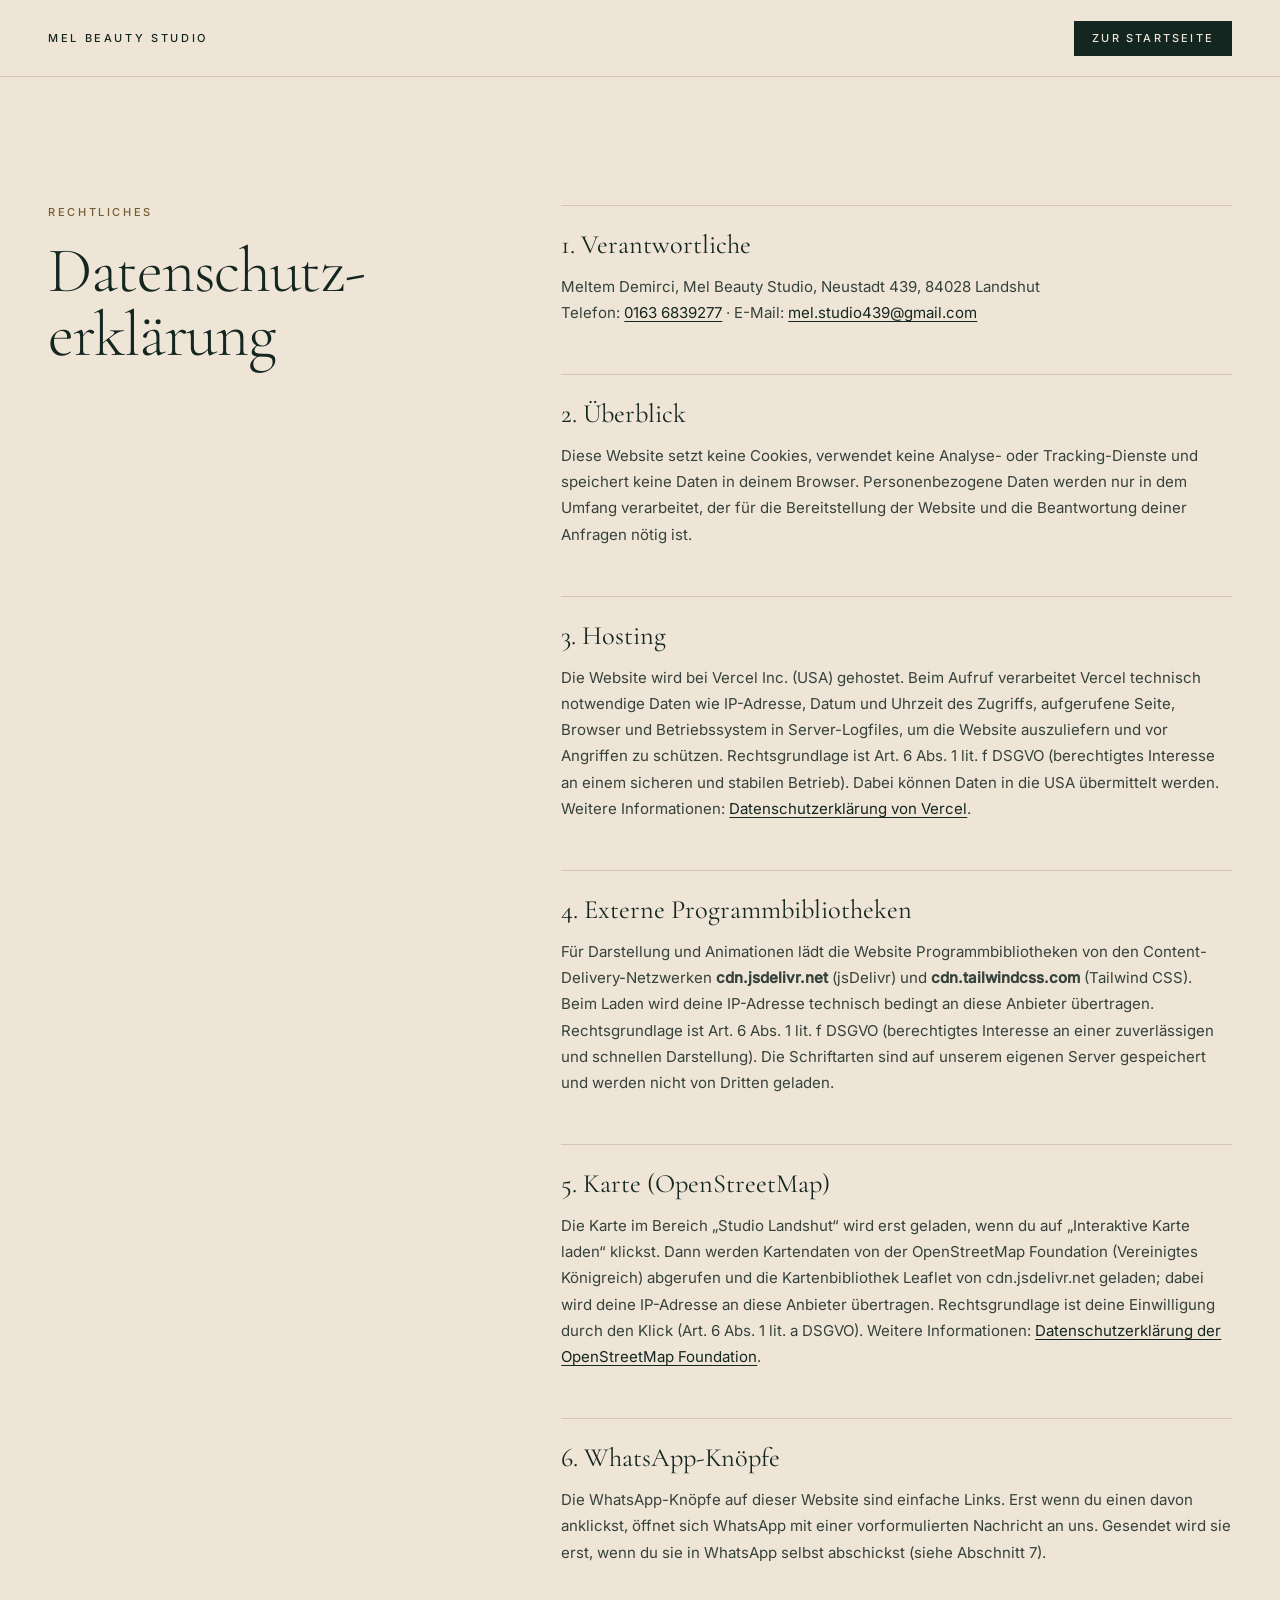
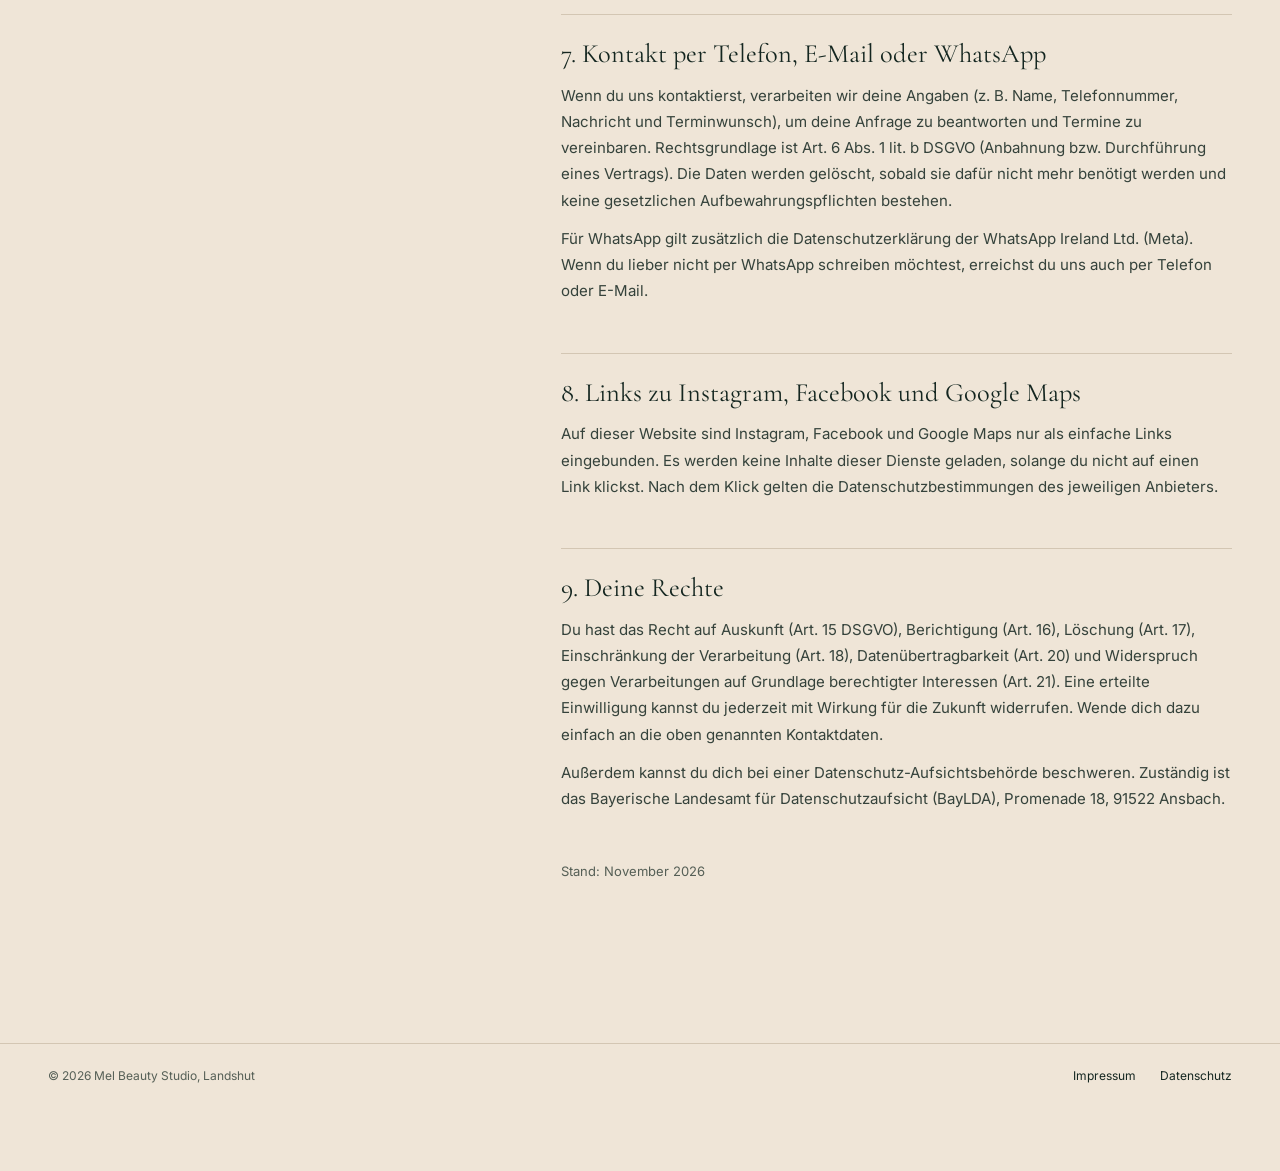
<file: datenschutz.html>
<!doctype html>
<html lang="de">
<head>
<meta charset="utf-8">
<meta name="viewport" content="width=device-width, initial-scale=1, viewport-fit=cover">
<title>Datenschutz | Mel Beauty Studio Landshut</title>
<meta name="robots" content="noindex, follow">
<meta name="theme-color" content="#EFE5D7">
<link rel="icon" href="favicon.ico" sizes="48x48">
<link rel="icon" href="favicon-32.png" type="image/png" sizes="32x32">
<link rel="icon" href="icon-512.png" type="image/png" sizes="512x512">
<link rel="apple-touch-icon" href="apple-touch-icon.png">
<link rel="preload" href="fonts/inter-latin-400-normal.woff2" as="font" type="font/woff2" crossorigin>
<link rel="stylesheet" href="assets/nav-hero.css">
<link rel="stylesheet" href="assets/footer.css">
<link rel="stylesheet" href="assets/legal.css">
</head>
<body>
<header class="legal-top">
  <div class="legal-top__in">
    <a class="legal-top__brand" href="./">Mel Beauty Studio</a>
    <a class="legal-top__back" href="./">Zur Startseite</a>
  </div>
</header>

<main class="legal">
  <div class="legal__head">
    <p class="legal__eyebrow">Rechtliches</p>
    <h1 class="legal__h1">Datenschutz&shy;erklärung</h1>
  </div>
  <div class="legal__body">
    <h2>1. Verantwortliche</h2>
    <p>Meltem Demirci, Mel Beauty Studio, Neustadt 439, 84028 Landshut<br>
    Telefon: <a href="tel:+491636839277">0163 6839277</a> · E-Mail: <a href="mailto:mel.studio439@gmail.com">mel.studio439@gmail.com</a></p>

    <h2>2. Überblick</h2>
    <p>Diese Website setzt keine Cookies, verwendet keine Analyse- oder Tracking-Dienste und speichert keine Daten in deinem Browser. Personenbezogene Daten werden nur in dem Umfang verarbeitet, der für die Bereitstellung der Website und die Beantwortung deiner Anfragen nötig ist.</p>

    <h2>3. Hosting</h2>
    <p>Die Website wird bei Vercel Inc. (USA) gehostet. Beim Aufruf verarbeitet Vercel technisch notwendige Daten wie IP-Adresse, Datum und Uhrzeit des Zugriffs, aufgerufene Seite, Browser und Betriebssystem in Server-Logfiles, um die Website auszuliefern und vor Angriffen zu schützen. Rechtsgrundlage ist Art. 6 Abs. 1 lit. f DSGVO (berechtigtes Interesse an einem sicheren und stabilen Betrieb). Dabei können Daten in die USA übermittelt werden. Weitere Informationen: <a href="https://vercel.com/legal/privacy-policy" target="_blank" rel="noopener">Datenschutzerklärung von Vercel</a>.</p>

    <h2>4. Externe Programmbibliotheken</h2>
    <p>Für Darstellung und Animationen lädt die Website Programmbibliotheken von den Content-Delivery-Netzwerken <b>cdn.jsdelivr.net</b> (jsDelivr) und <b>cdn.tailwindcss.com</b> (Tailwind CSS). Beim Laden wird deine IP-Adresse technisch bedingt an diese Anbieter übertragen. Rechtsgrundlage ist Art. 6 Abs. 1 lit. f DSGVO (berechtigtes Interesse an einer zuverlässigen und schnellen Darstellung). Die Schriftarten sind auf unserem eigenen Server gespeichert und werden nicht von Dritten geladen.</p>

    <h2>5. Karte (OpenStreetMap)</h2>
    <p>Die Karte im Bereich „Studio Landshut“ wird erst geladen, wenn du auf „Interaktive Karte laden“ klickst. Dann werden Kartendaten von der OpenStreetMap Foundation (Vereinigtes Königreich) abgerufen und die Kartenbibliothek Leaflet von cdn.jsdelivr.net geladen; dabei wird deine IP-Adresse an diese Anbieter übertragen. Rechtsgrundlage ist deine Einwilligung durch den Klick (Art. 6 Abs. 1 lit. a DSGVO). Weitere Informationen: <a href="https://osmfoundation.org/wiki/Privacy_Policy" target="_blank" rel="noopener">Datenschutzerklärung der OpenStreetMap Foundation</a>.</p>

    <h2>6. WhatsApp-Knöpfe</h2>
    <p>Die WhatsApp-Knöpfe auf dieser Website sind einfache Links. Erst wenn du einen davon anklickst, öffnet sich WhatsApp mit einer vorformulierten Nachricht an uns. Gesendet wird sie erst, wenn du sie in WhatsApp selbst abschickst (siehe Abschnitt 7).</p>

    <h2>7. Kontakt per Telefon, E-Mail oder WhatsApp</h2>
    <p>Wenn du uns kontaktierst, verarbeiten wir deine Angaben (z.&nbsp;B. Name, Telefonnummer, Nachricht und Terminwunsch), um deine Anfrage zu beantworten und Termine zu vereinbaren. Rechtsgrundlage ist Art. 6 Abs. 1 lit. b DSGVO (Anbahnung bzw. Durchführung eines Vertrags). Die Daten werden gelöscht, sobald sie dafür nicht mehr benötigt werden und keine gesetzlichen Aufbewahrungspflichten bestehen.</p>
    <p>Für WhatsApp gilt zusätzlich die Datenschutzerklärung der WhatsApp Ireland Ltd. (Meta). Wenn du lieber nicht per WhatsApp schreiben möchtest, erreichst du uns auch per Telefon oder E-Mail.</p>

    <h2>8. Links zu Instagram, Facebook und Google Maps</h2>
    <p>Auf dieser Website sind Instagram, Facebook und Google Maps nur als einfache Links eingebunden. Es werden keine Inhalte dieser Dienste geladen, solange du nicht auf einen Link klickst. Nach dem Klick gelten die Datenschutzbestimmungen des jeweiligen Anbieters.</p>

    <h2>9. Deine Rechte</h2>
    <p>Du hast das Recht auf Auskunft (Art. 15 DSGVO), Berichtigung (Art. 16), Löschung (Art. 17), Einschränkung der Verarbeitung (Art. 18), Datenübertragbarkeit (Art. 20) und Widerspruch gegen Verarbeitungen auf Grundlage berechtigter Interessen (Art. 21). Eine erteilte Einwilligung kannst du jederzeit mit Wirkung für die Zukunft widerrufen. Wende dich dazu einfach an die oben genannten Kontaktdaten.</p>
    <p>Außerdem kannst du dich bei einer Datenschutz-Aufsichtsbehörde beschweren. Zuständig ist das Bayerische Landesamt für Datenschutzaufsicht (BayLDA), Promenade 18, 91522 Ansbach.</p>

    <p class="legal__stand">Stand: November 2026</p>
  </div>
</main>

<footer class="foot-x">
  <div class="foot-x__bar">
    <div class="foot-x__barin">
      <span>© 2026 Mel Beauty Studio, Landshut</span>
      <span class="foot-x__legal"><a href="impressum.html">Impressum</a><a href="datenschutz.html" aria-current="page">Datenschutz</a></span>
    </div>
  </div>
</footer>
</body>
</html>
</file>
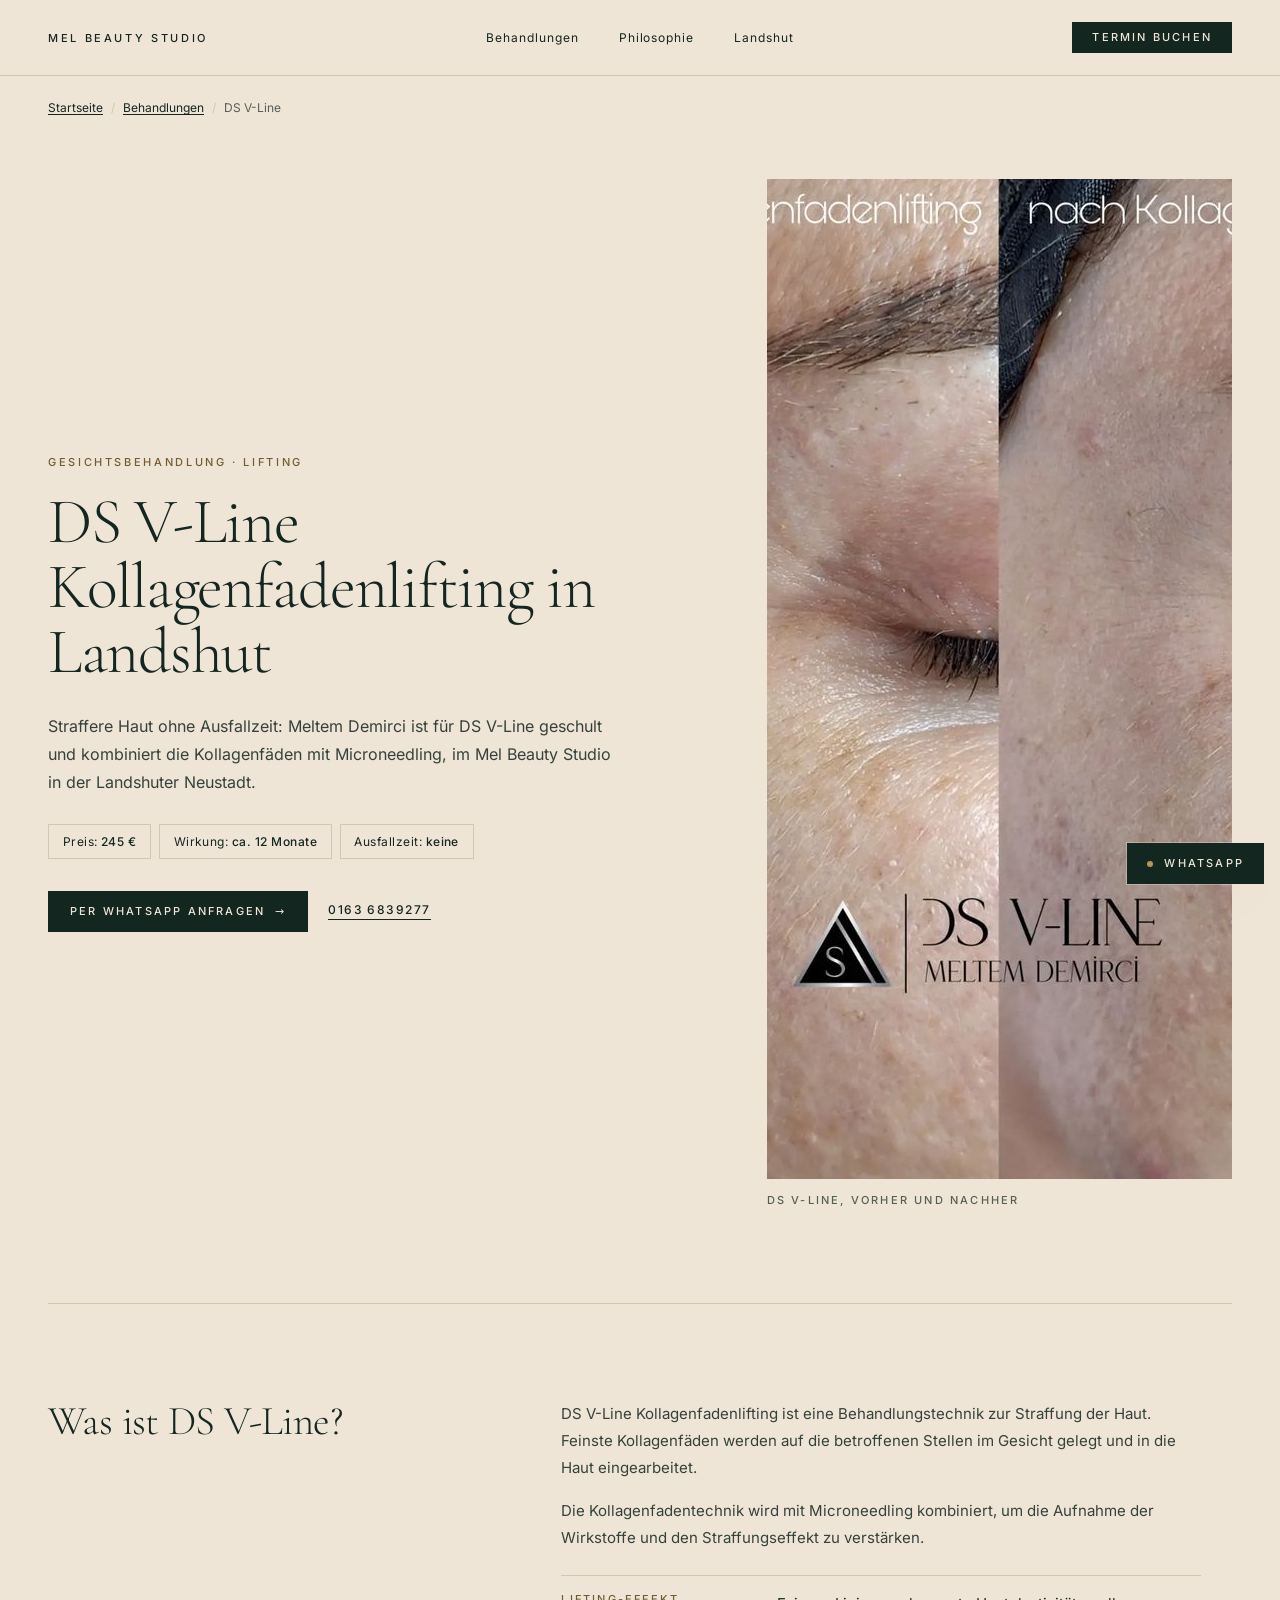
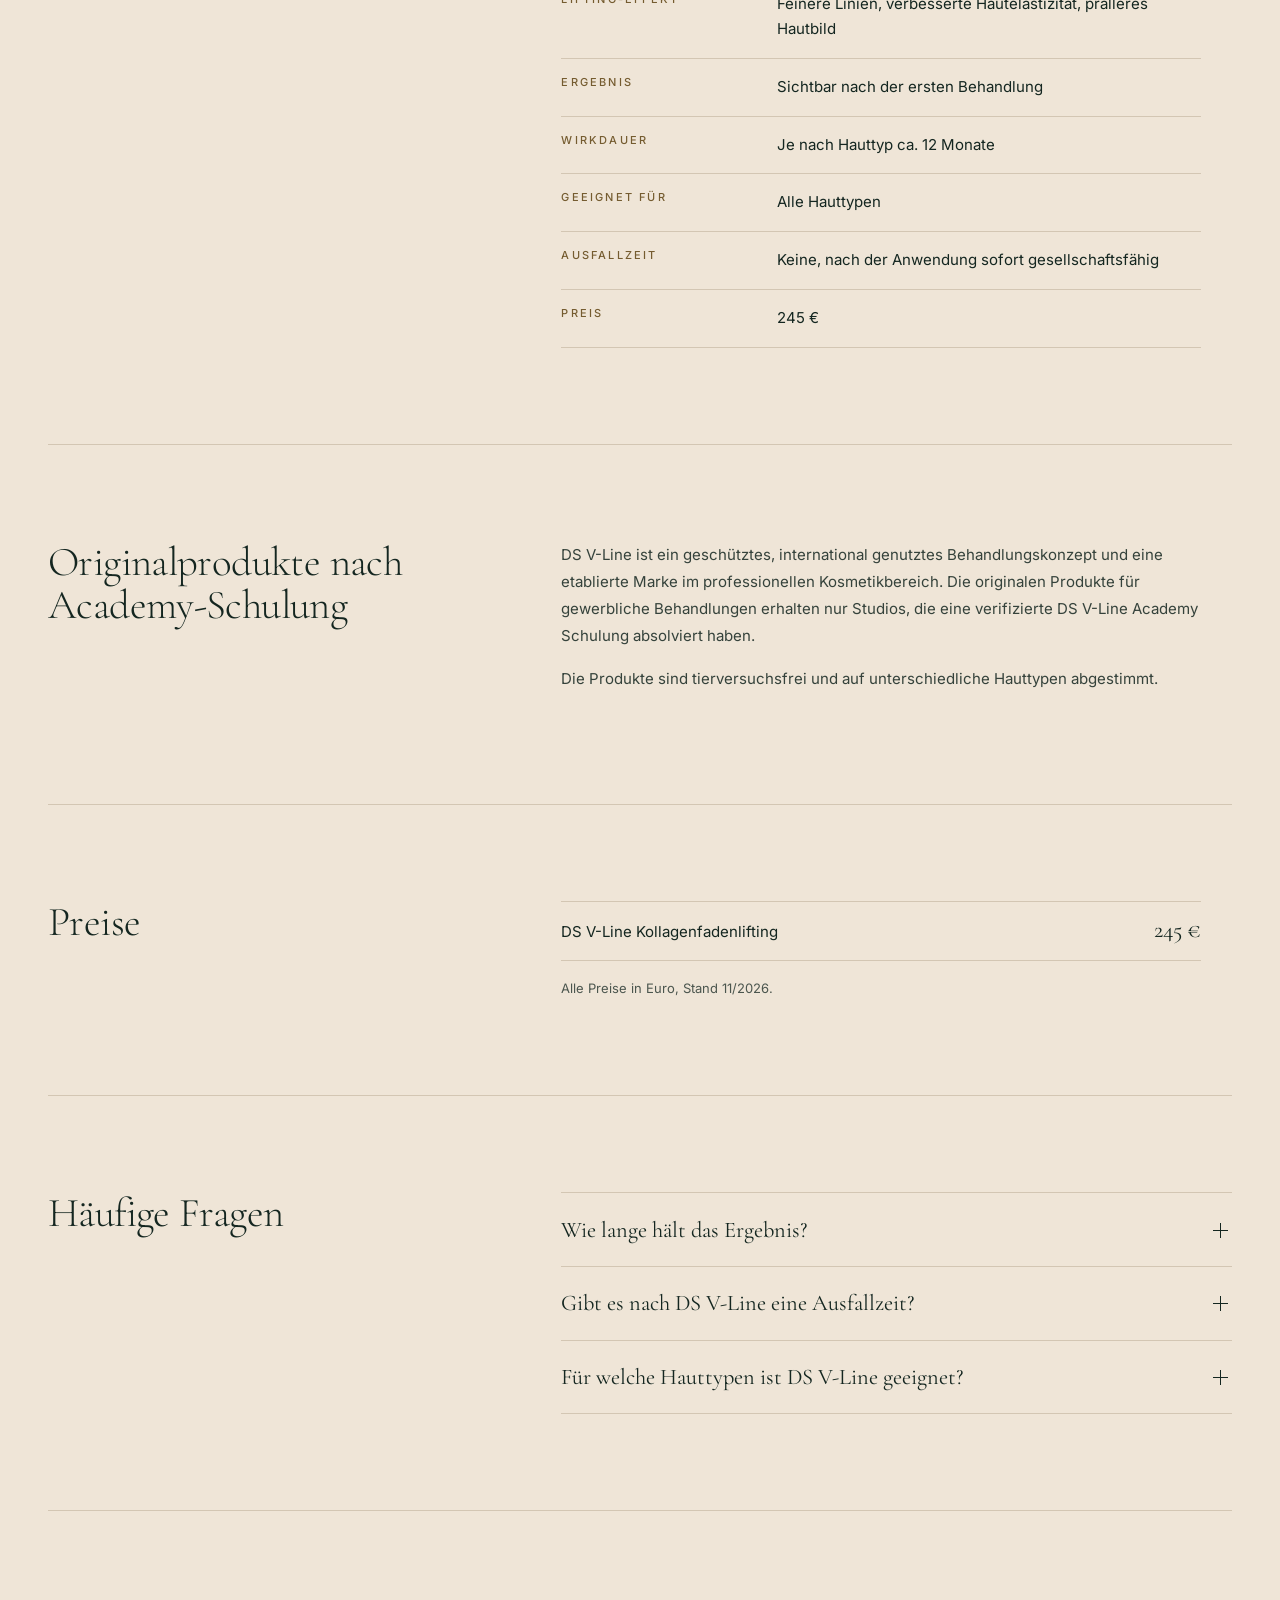
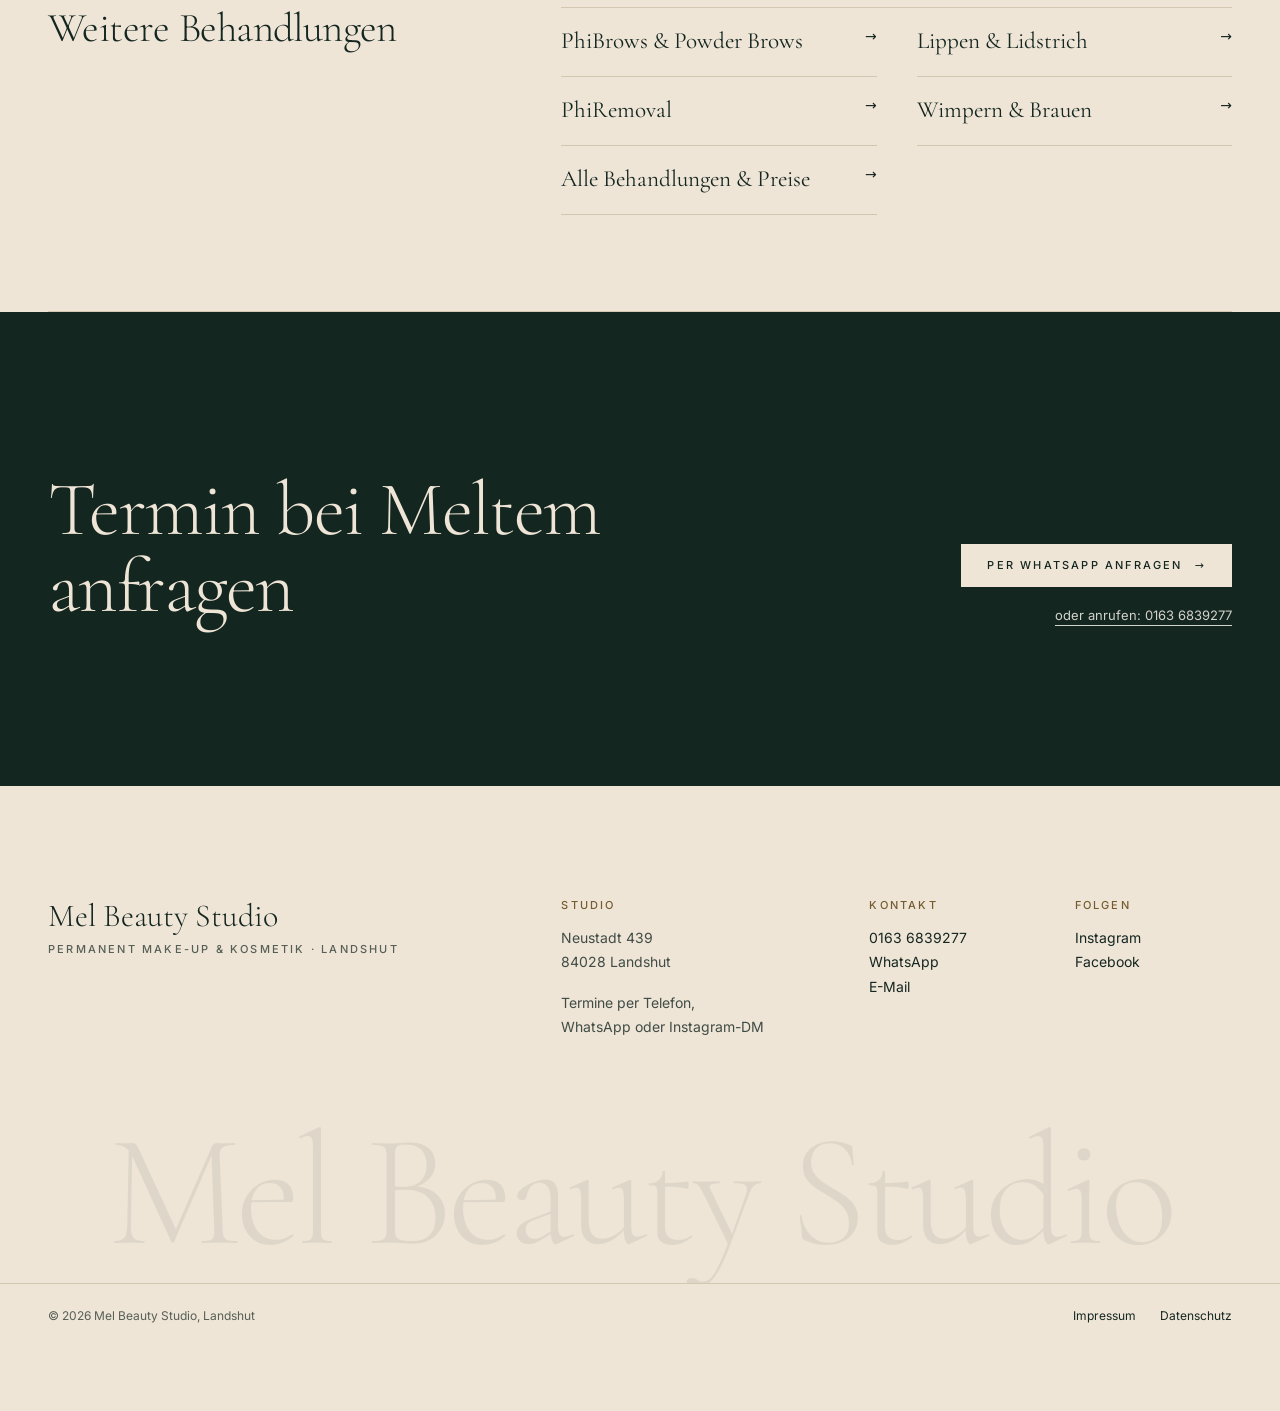
<file: ds-v-line.html>
<!doctype html>
<html lang="de">
<head>
<meta charset="utf-8">
<meta name="viewport" content="width=device-width, initial-scale=1, viewport-fit=cover">
<title>DS V-Line Kollagenfadenlifting Landshut</title>
<meta name="description" content="DS V-Line Kollagenfadenlifting mit Microneedling (245 €) im Mel Beauty Studio Landshut: feinere Linien, mehr Elastizität, ohne Ausfallzeit.">
<!-- TODO Domain: bei eigener Domain https://mel-beauty-studio.vercel.app ersetzen -->
<link rel="canonical" href="https://mel-beauty-studio.vercel.app/ds-v-line.html">
<meta name="robots" content="index, follow, max-image-preview:large">
<meta property="og:type" content="website">
<meta property="og:site_name" content="Mel Beauty Studio">
<meta property="og:locale" content="de_DE">
<meta property="og:url" content="https://mel-beauty-studio.vercel.app/ds-v-line.html">
<meta property="og:title" content="DS V-Line Kollagenfadenlifting in Landshut">
<meta property="og:description" content="DS V-Line Kollagenfadenlifting mit Microneedling (245 €) im Mel Beauty Studio Landshut: feinere Linien, mehr Elastizität, ohne Ausfallzeit.">
<meta property="og:image" content="https://mel-beauty-studio.vercel.app/images/ds-v-line-vorher-nachher.jpg">
<meta property="og:image:alt" content="DS V-Line Kollagenfadenlifting im Mel Beauty Studio Landshut, vorher und nachher">
<meta name="twitter:card" content="summary_large_image">
<meta name="theme-color" content="#EFE5D7">
<link rel="icon" href="favicon.ico" sizes="48x48">
<link rel="icon" href="favicon-32.png" type="image/png" sizes="32x32">
<link rel="icon" href="icon-512.png" type="image/png" sizes="512x512">
<link rel="apple-touch-icon" href="apple-touch-icon.png">
<link rel="preload" href="fonts/inter-latin-400-normal.woff2" as="font" type="font/woff2" crossorigin>
<link rel="preload" href="fonts/cormorant-garamond-latin-300-normal.woff2" as="font" type="font/woff2" crossorigin>
<link rel="stylesheet" href="assets/nav-hero.css">
<link rel="stylesheet" href="assets/footer.css">
<link rel="stylesheet" href="assets/whatsapp.css">
<link rel="stylesheet" href="assets/service.css">
<script type="application/ld+json">
{
  "@context": "https://schema.org",
  "@graph": [
    {
      "@type": "Service",
      "@id": "https://mel-beauty-studio.vercel.app/ds-v-line.html#service",
      "name": "DS V-Line Kollagenfadenlifting in Landshut",
      "url": "https://mel-beauty-studio.vercel.app/ds-v-line.html",
      "description": "DS V-Line Kollagenfadenlifting mit Microneedling (245 €) im Mel Beauty Studio Landshut: feinere Linien, mehr Elastizität, ohne Ausfallzeit.",
      "serviceType": "DS V-Line",
      "provider": {
        "@type": "BeautySalon",
        "@id": "https://mel-beauty-studio.vercel.app/#salon",
        "name": "Mel Beauty Studio",
        "telephone": "+49 163 6839277",
        "address": {
          "@type": "PostalAddress",
          "streetAddress": "Neustadt 439",
          "postalCode": "84028",
          "addressLocality": "Landshut",
          "addressCountry": "DE"
        }
      },
      "areaServed": [
        {
          "@type": "City",
          "name": "Landshut"
        },
        {
          "@type": "City",
          "name": "Ergolding"
        },
        {
          "@type": "City",
          "name": "Altdorf"
        },
        {
          "@type": "City",
          "name": "Essenbach"
        },
        {
          "@type": "City",
          "name": "Kumhausen"
        },
        {
          "@type": "City",
          "name": "Tiefenbach"
        },
        {
          "@type": "City",
          "name": "Vilsbiburg"
        }
      ],
      "image": "https://mel-beauty-studio.vercel.app/images/ds-v-line-vorher-nachher.jpg",
      "offers": [
        {
          "@type": "Offer",
          "url": "https://mel-beauty-studio.vercel.app/ds-v-line.html",
          "itemOffered": {
            "@type": "Service",
            "name": "DS V-Line Kollagenfadenlifting",
            "description": "Kollagenfäden kombiniert mit Microneedling: feinere Linien, mehr Elastizität, pralleres Hautbild. Wirkt je nach Hauttyp ca. 12 Monate."
          },
          "price": "245",
          "priceCurrency": "EUR"
        }
      ]
    },
    {
      "@type": "BreadcrumbList",
      "itemListElement": [
        {
          "@type": "ListItem",
          "position": 1,
          "name": "Mel Beauty Studio",
          "item": "https://mel-beauty-studio.vercel.app/"
        },
        {
          "@type": "ListItem",
          "position": 2,
          "name": "Behandlungen",
          "item": "https://mel-beauty-studio.vercel.app/#behandlungen"
        },
        {
          "@type": "ListItem",
          "position": 3,
          "name": "DS V-Line",
          "item": "https://mel-beauty-studio.vercel.app/ds-v-line.html"
        }
      ]
    },
    {
      "@type": "FAQPage",
      "mainEntity": [
        {
          "@type": "Question",
          "name": "Wie lange hält das Ergebnis?",
          "acceptedAnswer": {
            "@type": "Answer",
            "text": "PhiBrows Microblading hält 2 bis 3 Jahre, je nach Hauttyp, Lebensstil und Pflege. Lippen etwa 2 Jahre, DS V-Line ca. 12 Monate, Wimpernlifting 4 bis 6 Wochen. Für die Auffrischung nach 12 Monaten gibt es eigene Preise, ab 18 Monaten gilt der Neupreis."
          }
        },
        {
          "@type": "Question",
          "name": "Gibt es nach DS V-Line eine Ausfallzeit?",
          "acceptedAnswer": {
            "@type": "Answer",
            "text": "Nein. Nach der Anwendung bist du sofort gesellschaftsfähig."
          }
        },
        {
          "@type": "Question",
          "name": "Für welche Hauttypen ist DS V-Line geeignet?",
          "acceptedAnswer": {
            "@type": "Answer",
            "text": "Die Technik ist für alle Hauttypen geeignet. Sichtbare Ergebnisse zeigen sich nach der ersten Behandlung."
          }
        }
      ]
    }
  ]
}
</script>
</head>
<body>
<header class="nav-x">
  <div class="nav-x__inner">
    <a href="./" class="nav-x__brand" aria-label="Mel Beauty Studio, zur Startseite">Mel Beauty Studio</a>
    <nav class="nav-x__links" aria-label="Hauptnavigation">
      <a href="./#behandlungen">Behandlungen</a>
      <a href="./#philosophie">Philosophie</a>
      <a href="./#studio">Landshut</a>
    </nav>
    <div class="nav-x__right">
      <a class="nav-x__cta" href="https://wa.me/491636839277?text=Hallo%20Meltem%2C%20ich%20interessiere%20mich%20f%C3%BCr%3A%20DS%20V-Line.%20Wann%20h%C3%A4ttest%20du%20einen%20Termin%20frei%3F" target="_blank" rel="noopener">Termin buchen</a>
    </div>
  </div>
</header>

<main class="svc">
  <div class="svc__wrap">
    <nav class="svc-crumbs" aria-label="Brotkrumen">
      <ol><li><a href="./">Startseite</a></li><li><a href="./#behandlungen">Behandlungen</a></li><li aria-current="page">DS V-Line</li></ol>
    </nav>

    <section class="svc-hero">
      <div class="svc-hero__text">
        <p class="svc-eyebrow">Gesichtsbehandlung · Lifting</p>
        <h1 class="svc-h1">DS V-Line Kollagenfadenlifting in Landshut</h1>
        <p class="svc-lead">Straffere Haut ohne Ausfallzeit: Meltem Demirci ist für DS V-Line geschult und kombiniert die Kollagenfäden mit Microneedling, im Mel Beauty Studio in der Landshuter Neustadt.</p>
        <ul class="svc-chips"><li>Preis: <b>245 €</b></li><li>Wirkung: <b>ca. 12 Monate</b></li><li>Ausfallzeit: <b>keine</b></li></ul>
        <div class="svc-actions">
          <a class="svc-btn" href="https://wa.me/491636839277?text=Hallo%20Meltem%2C%20ich%20interessiere%20mich%20f%C3%BCr%3A%20DS%20V-Line.%20Wann%20h%C3%A4ttest%20du%20einen%20Termin%20frei%3F" target="_blank" rel="noopener">Per WhatsApp anfragen <span aria-hidden="true">→</span></a>
          <a class="svc-link" href="tel:+491636839277">0163 6839277</a>
        </div>
      </div>
      <figure class="svc-figure">
        <img src="images/ds-v-line-vorher-nachher.jpg" width="1000" height="1000" alt="DS V-Line Kollagenfadenlifting im Mel Beauty Studio Landshut, vorher und nachher" fetchpriority="high">
        <figcaption>DS V-Line, vorher und nachher</figcaption>
      </figure>
    </section>

    <section class="svc-block">
      <h2 class="svc-h2">Was ist DS V-Line?</h2>
      <div class="svc-body svc-text"><p>DS V-Line Kollagenfadenlifting ist eine Behandlungstechnik zur Straffung der Haut. Feinste Kollagenfäden werden auf die betroffenen Stellen im Gesicht gelegt und in die Haut eingearbeitet.</p><p>Die Kollagenfadentechnik wird mit Microneedling kombiniert, um die Aufnahme der Wirkstoffe und den Straffungseffekt zu verstärken.</p><dl class="svc-facts"><div><dt>Lifting-Effekt</dt><dd>Feinere Linien, verbesserte Hautelastizität, pralleres Hautbild</dd></div><div><dt>Ergebnis</dt><dd>Sichtbar nach der ersten Behandlung</dd></div><div><dt>Wirkdauer</dt><dd>Je nach Hauttyp ca. 12 Monate</dd></div><div><dt>Geeignet für</dt><dd>Alle Hauttypen</dd></div><div><dt>Ausfallzeit</dt><dd>Keine, nach der Anwendung sofort gesellschaftsfähig</dd></div><div><dt>Preis</dt><dd>245 €</dd></div></dl></div>
    </section>
    <section class="svc-block">
      <h2 class="svc-h2">Originalprodukte nach Academy-Schulung</h2>
      <div class="svc-body svc-text"><p>DS V-Line ist ein geschütztes, international genutztes Behandlungskonzept und eine etablierte Marke im professionellen Kosmetikbereich. Die originalen Produkte für gewerbliche Behandlungen erhalten nur Studios, die eine verifizierte DS V-Line Academy Schulung absolviert haben.</p><p>Die Produkte sind tierversuchsfrei und auf unterschiedliche Hauttypen abgestimmt.</p></div>
    </section>
    <section class="svc-block">
      <h2 class="svc-h2">Preise</h2>
      <div class="svc-body"><ul class="svc-prices"><li><span>DS V-Line Kollagenfadenlifting</span><span>245 €</span></li></ul><p class="svc-small">Alle Preise in Euro, Stand 11/2026.</p></div>
    </section>
    <section class="svc-block svc-faq">
      <h2 class="svc-h2">Häufige Fragen</h2>
      <div class="svc-body"><details><summary>Wie lange hält das Ergebnis?</summary><p>PhiBrows Microblading hält 2 bis 3 Jahre, je nach Hauttyp, Lebensstil und Pflege. Lippen etwa 2 Jahre, DS V-Line ca. 12 Monate, Wimpernlifting 4 bis 6 Wochen. Für die Auffrischung nach 12 Monaten gibt es eigene Preise, ab 18 Monaten gilt der Neupreis.</p></details><details><summary>Gibt es nach DS V-Line eine Ausfallzeit?</summary><p>Nein. Nach der Anwendung bist du sofort gesellschaftsfähig.</p></details><details><summary>Für welche Hauttypen ist DS V-Line geeignet?</summary><p>Die Technik ist für alle Hauttypen geeignet. Sichtbare Ergebnisse zeigen sich nach der ersten Behandlung.</p></details></div>
    </section>
    <section class="svc-block">
      <h2 class="svc-h2">Weitere Behandlungen</h2>
      <div class="svc-body"><ul class="svc-more"><li><a href="phibrows-microblading.html">PhiBrows &amp; Powder Brows <span aria-hidden="true">→</span></a></li><li><a href="permanent-make-up-lippen-lidstrich.html">Lippen &amp; Lidstrich <span aria-hidden="true">→</span></a></li><li><a href="phiremoval.html">PhiRemoval <span aria-hidden="true">→</span></a></li><li><a href="wimpern-brauen.html">Wimpern &amp; Brauen <span aria-hidden="true">→</span></a></li><li><a href="./#behandlungen">Alle Behandlungen &amp; Preise <span aria-hidden="true">→</span></a></li></ul></div>
    </section>
  </div>

  <section class="cta-x" aria-labelledby="cta-title">
    <div class="cta-x__wrap">
      <div class="cta-x__text">
        <h2 id="cta-title" class="cta-x__h2">Termin bei Meltem anfragen</h2>
      </div>
      <div class="cta-x__actions">
        <a class="cta-x__btn" href="https://wa.me/491636839277?text=Hallo%20Meltem%2C%20ich%20interessiere%20mich%20f%C3%BCr%3A%20DS%20V-Line.%20Wann%20h%C3%A4ttest%20du%20einen%20Termin%20frei%3F" target="_blank" rel="noopener">Per WhatsApp anfragen <span aria-hidden="true">→</span></a>
        <a class="cta-x__link" href="tel:+491636839277">oder anrufen: 0163 6839277</a>
      </div>
    </div>
  </section>
</main>

<!-- ============ FOOTER ============ -->
<footer class="foot-x" data-blob="0 0.3 0.42">
  <div class="foot-x__wrap">
    <div class="foot-x__brand">
      <p class="foot-x__name">Mel Beauty Studio</p>
      <p class="foot-x__tag">Permanent Make-up &amp; Kosmetik · Landshut</p>
    </div>
    <div class="foot-x__col">
      <p class="foot-x__label">Studio</p>
      <p>Neustadt 439<br>84028 Landshut</p>
      <p>Termine per Telefon,<br>WhatsApp oder Instagram-DM</p>
    </div>
    <div class="foot-x__col">
      <p class="foot-x__label">Kontakt</p>
      <p><a href="tel:+491636839277">0163 6839277</a><br>
      <a href="https://wa.me/491636839277" target="_blank" rel="noopener">WhatsApp</a><br>
      <a href="mailto:mel.studio439@gmail.com">E-Mail</a></p>
    </div>
    <div class="foot-x__col">
      <p class="foot-x__label">Folgen</p>
      <p><a href="https://www.instagram.com/melbeautystudio.landshut/" target="_blank" rel="noopener">Instagram</a><br>
      <a href="https://www.facebook.com/melbeautystudio.landshut" target="_blank" rel="noopener">Facebook</a></p>
    </div>
  </div>
  <p class="foot-x__mark" aria-hidden="true">Mel Beauty Studio</p>
  <div class="foot-x__bar">
    <div class="foot-x__barin">
      <span>© 2026 Mel Beauty Studio, Landshut</span>
      <span class="foot-x__legal"><a href="impressum.html">Impressum</a><a href="datenschutz.html">Datenschutz</a></span>
    </div>
  </div>
</footer>

<a class="wa-float" href="https://wa.me/491636839277?text=Hallo%20Meltem%2C%20ich%20interessiere%20mich%20f%C3%BCr%3A%20DS%20V-Line.%20Wann%20h%C3%A4ttest%20du%20einen%20Termin%20frei%3F" target="_blank" rel="noopener" aria-label="DS V-Line per WhatsApp anfragen">
  <span class="wa-float__dot" aria-hidden="true"></span><span>WhatsApp</span>
</a>
</body>
</html>
</file>
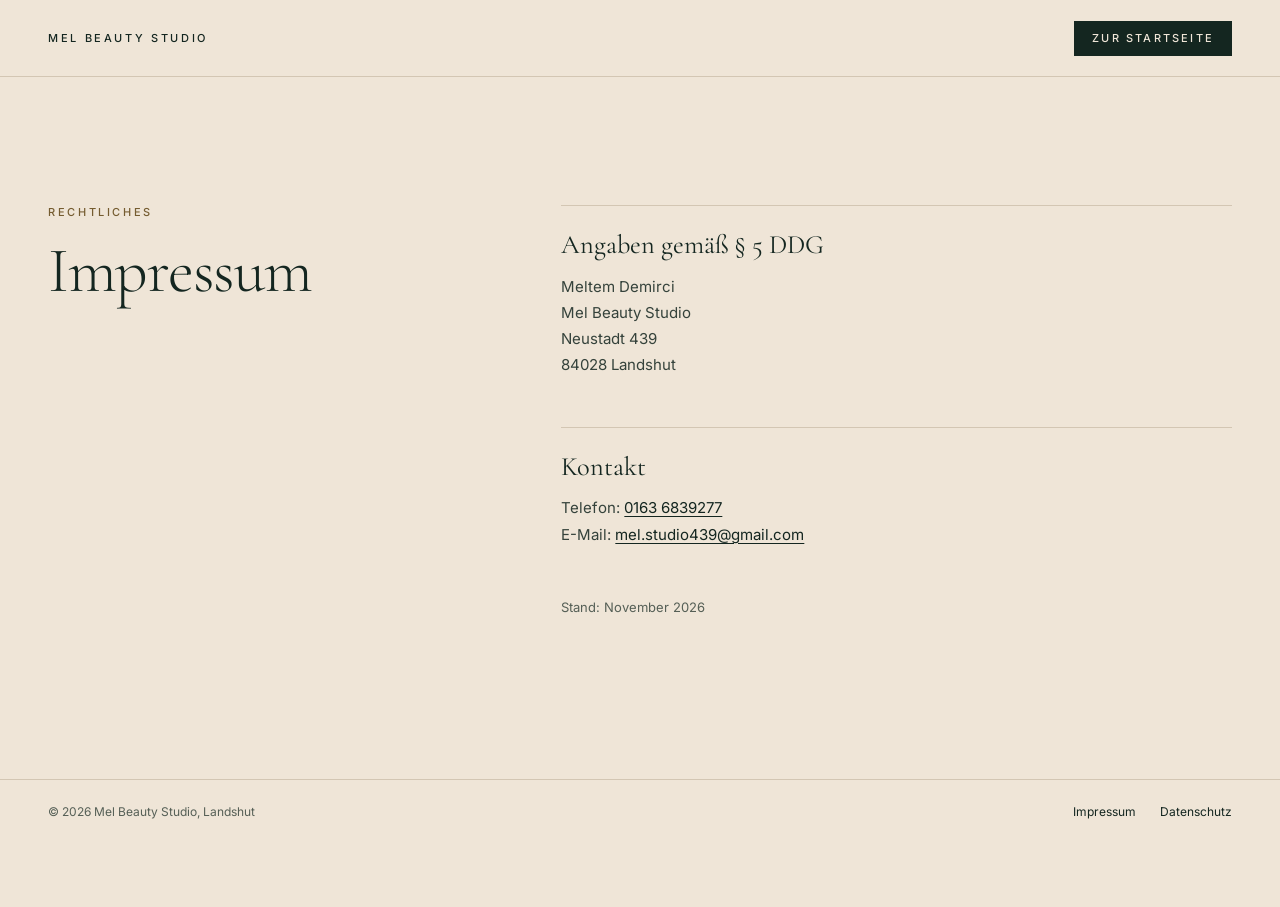
<file: impressum.html>
<!doctype html>
<html lang="de">
<head>
<meta charset="utf-8">
<meta name="viewport" content="width=device-width, initial-scale=1, viewport-fit=cover">
<title>Impressum | Mel Beauty Studio Landshut</title>
<meta name="robots" content="noindex, follow">
<meta name="theme-color" content="#EFE5D7">
<link rel="icon" href="favicon.ico" sizes="48x48">
<link rel="icon" href="favicon-32.png" type="image/png" sizes="32x32">
<link rel="icon" href="icon-512.png" type="image/png" sizes="512x512">
<link rel="apple-touch-icon" href="apple-touch-icon.png">
<link rel="preload" href="fonts/inter-latin-400-normal.woff2" as="font" type="font/woff2" crossorigin>
<link rel="stylesheet" href="assets/nav-hero.css">
<link rel="stylesheet" href="assets/footer.css">
<link rel="stylesheet" href="assets/legal.css">
</head>
<body>
<header class="legal-top">
  <div class="legal-top__in">
    <a class="legal-top__brand" href="./">Mel Beauty Studio</a>
    <a class="legal-top__back" href="./">Zur Startseite</a>
  </div>
</header>

<main class="legal">
  <div class="legal__head">
    <p class="legal__eyebrow">Rechtliches</p>
    <h1 class="legal__h1">Impressum</h1>
  </div>
  <div class="legal__body">
    <h2>Angaben gemäß § 5 DDG</h2>
    <p>Meltem Demirci<br>Mel Beauty Studio<br>Neustadt 439<br>84028 Landshut</p>

    <h2>Kontakt</h2>
    <p>Telefon: <a href="tel:+491636839277">0163 6839277</a><br>
    E-Mail: <a href="mailto:mel.studio439@gmail.com">mel.studio439@gmail.com</a></p>

    <!-- TODO: Falls Mel eine Umsatzsteuer-ID hat, hier ergänzen:
         <h2>Umsatzsteuer</h2><p>Umsatzsteuer-Identifikationsnummer gemäß § 27a UStG: DE…</p> -->

    <p class="legal__stand">Stand: November 2026</p>
  </div>
</main>

<footer class="foot-x">
  <div class="foot-x__bar">
    <div class="foot-x__barin">
      <span>© 2026 Mel Beauty Studio, Landshut</span>
      <span class="foot-x__legal"><a href="impressum.html" aria-current="page">Impressum</a><a href="datenschutz.html">Datenschutz</a></span>
    </div>
  </div>
</footer>
</body>
</html>
</file>
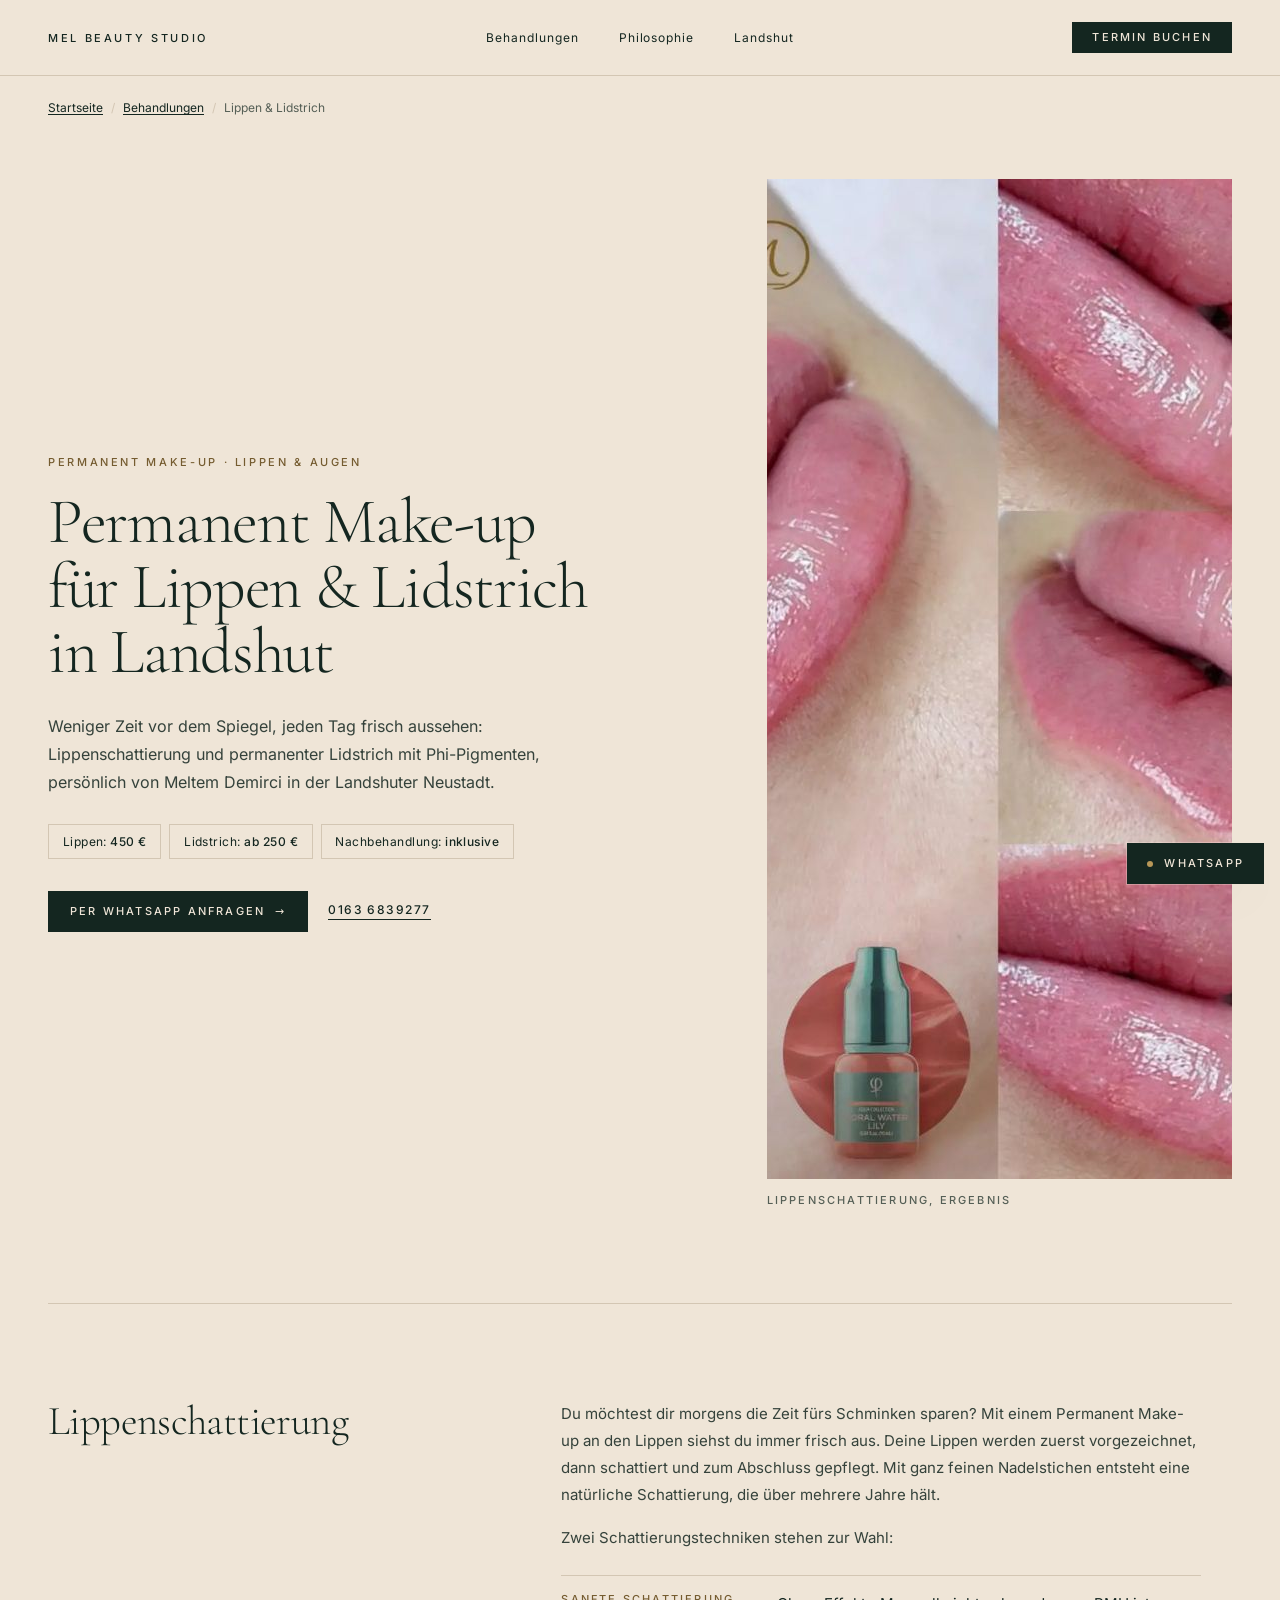
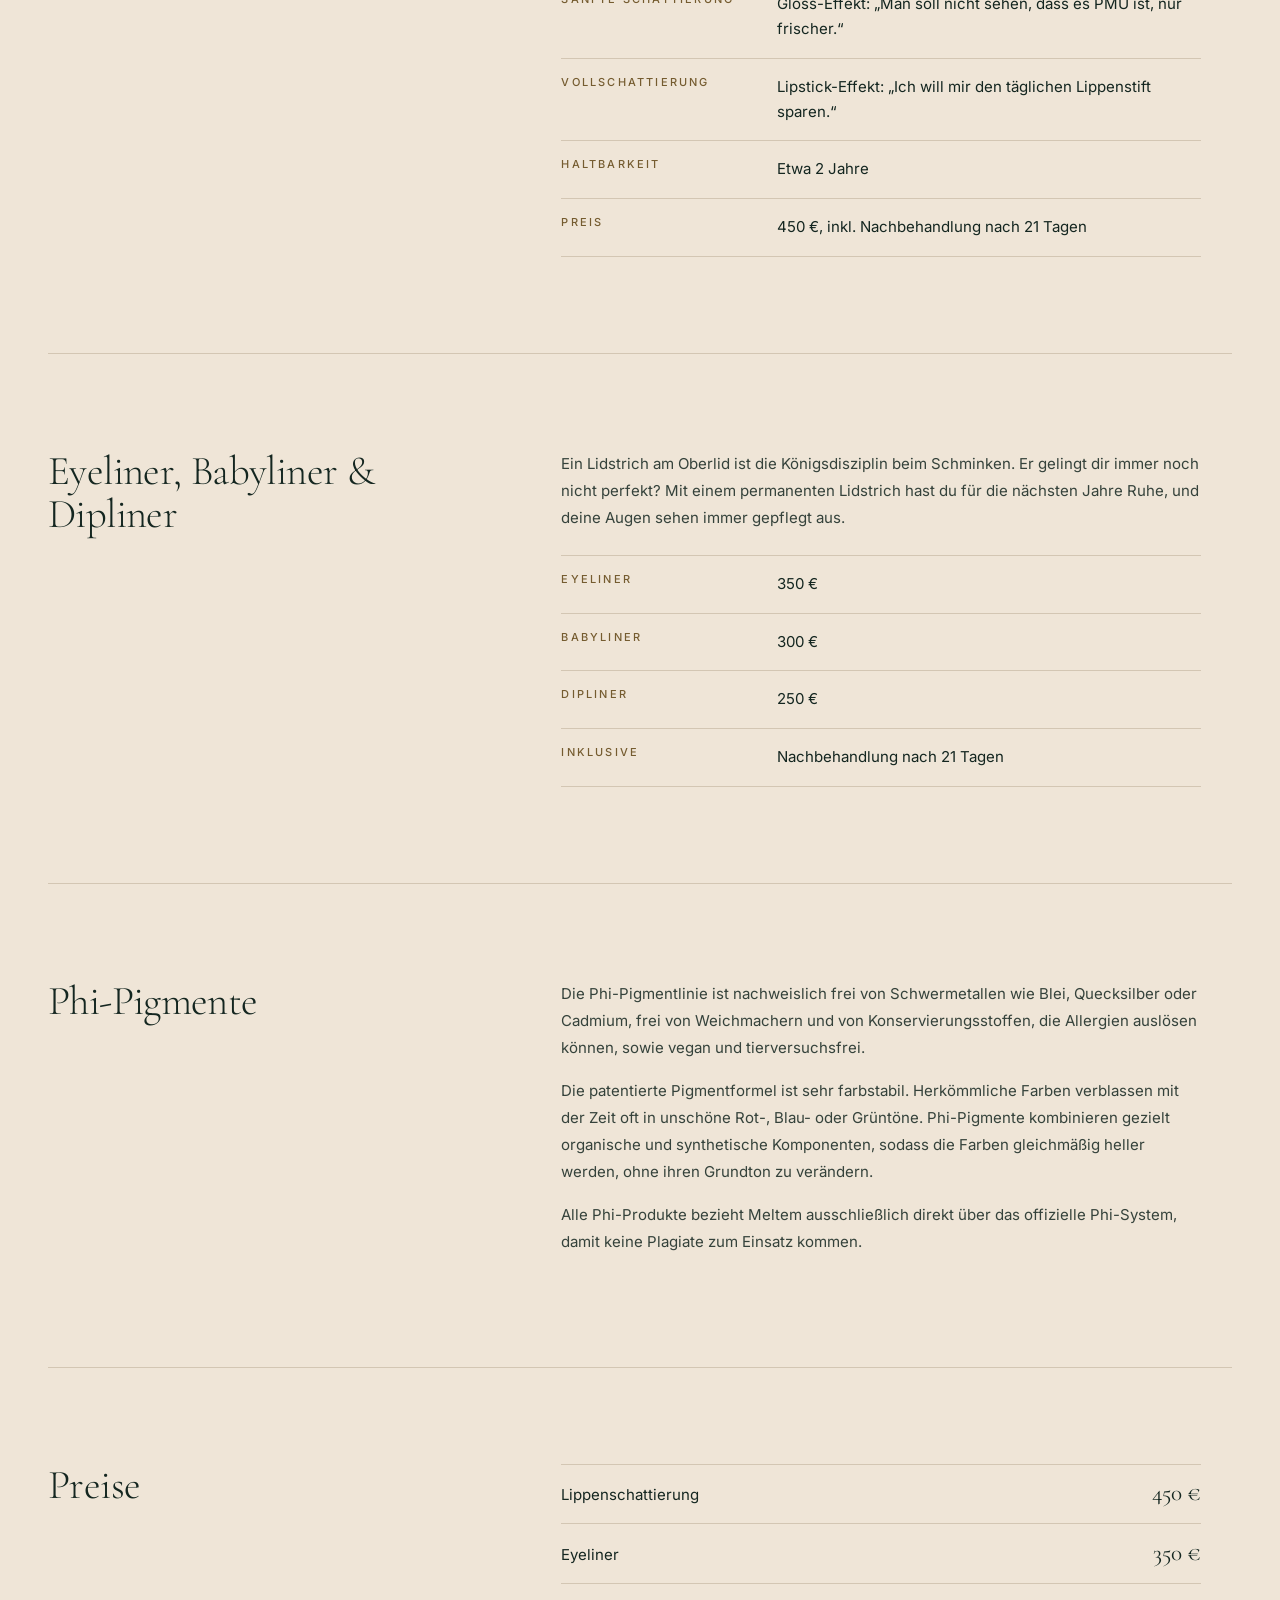
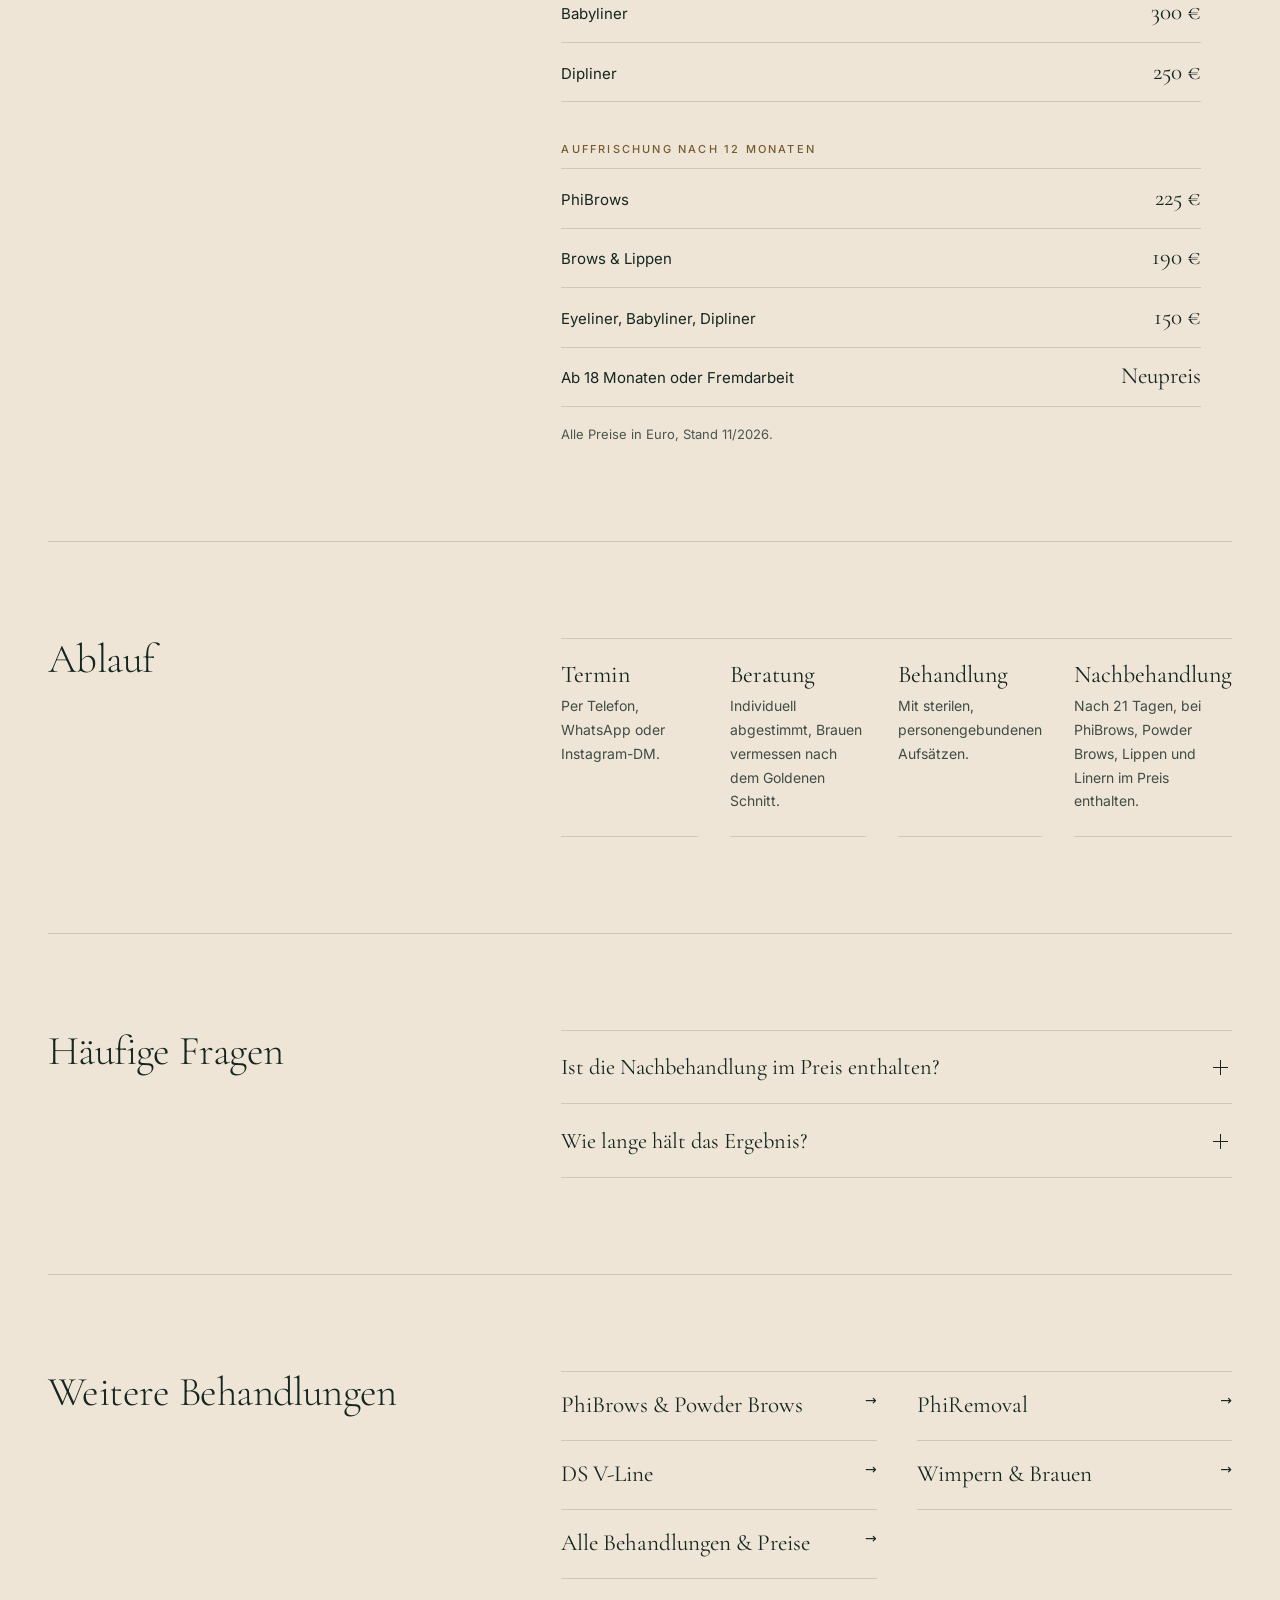
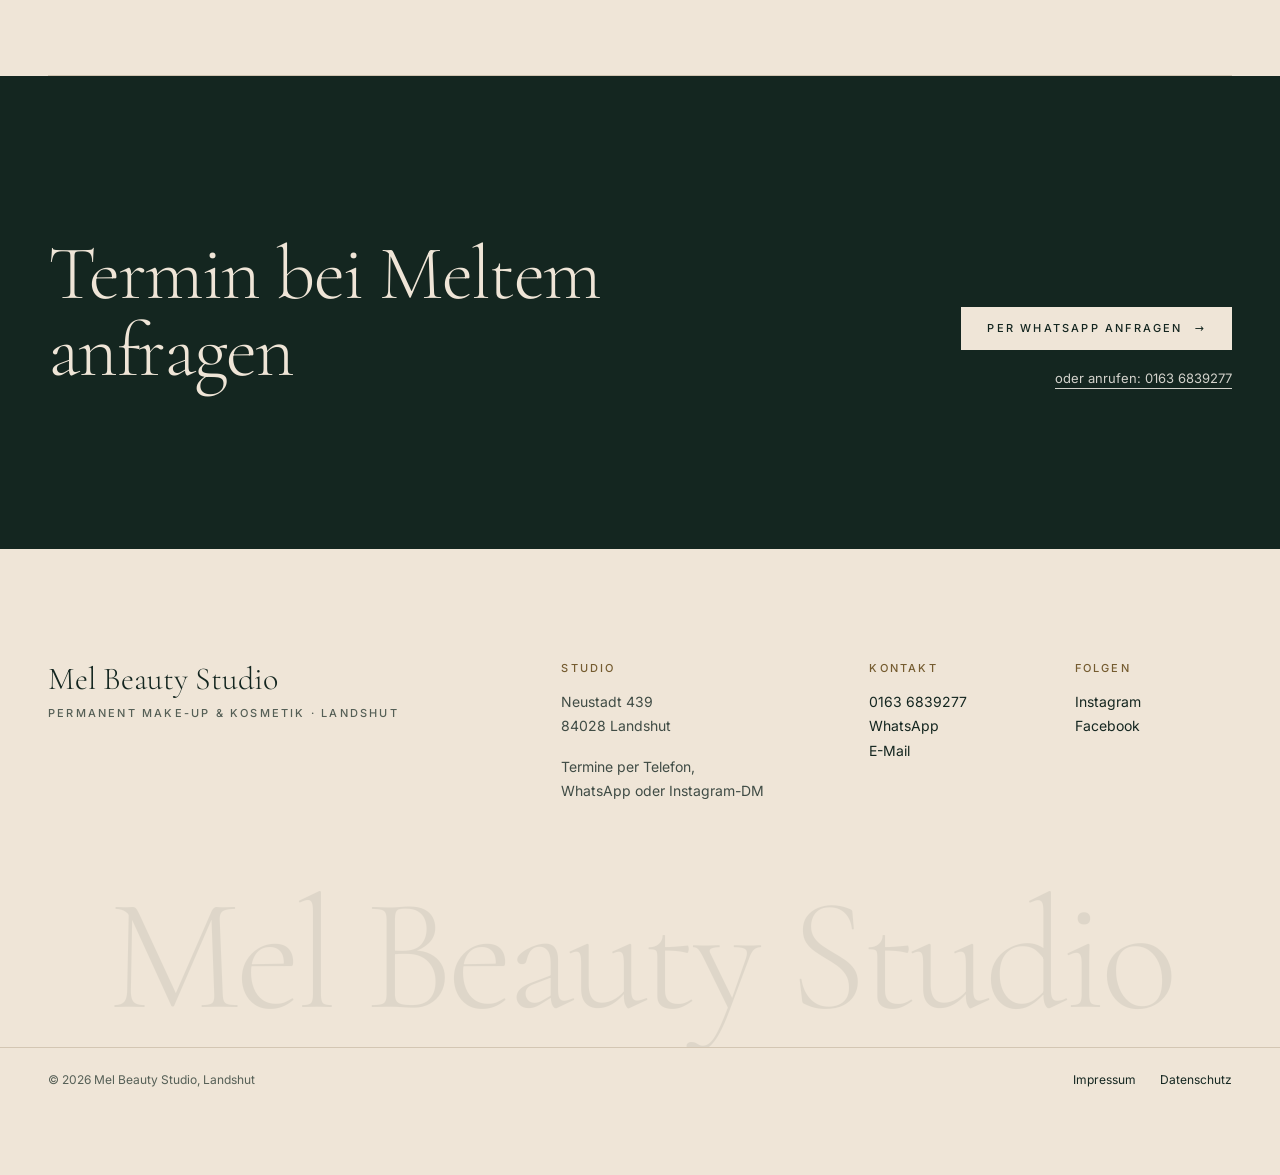
<file: permanent-make-up-lippen-lidstrich.html>
<!doctype html>
<html lang="de">
<head>
<meta charset="utf-8">
<meta name="viewport" content="width=device-width, initial-scale=1, viewport-fit=cover">
<title>Permanent Make-up Lippen &amp; Lidstrich Landshut</title>
<meta name="description" content="Lippenschattierung (450 €), Eyeliner, Babyliner und Dipliner (250–350 €) im Mel Beauty Studio Landshut. Inkl. Nachbehandlung nach 21 Tagen.">
<!-- TODO Domain: bei eigener Domain https://mel-beauty-studio.vercel.app ersetzen -->
<link rel="canonical" href="https://mel-beauty-studio.vercel.app/permanent-make-up-lippen-lidstrich.html">
<meta name="robots" content="index, follow, max-image-preview:large">
<meta property="og:type" content="website">
<meta property="og:site_name" content="Mel Beauty Studio">
<meta property="og:locale" content="de_DE">
<meta property="og:url" content="https://mel-beauty-studio.vercel.app/permanent-make-up-lippen-lidstrich.html">
<meta property="og:title" content="Permanent Make-up für Lippen &amp; Lidstrich in Landshut">
<meta property="og:description" content="Lippenschattierung (450 €), Eyeliner, Babyliner und Dipliner (250–350 €) im Mel Beauty Studio Landshut. Inkl. Nachbehandlung nach 21 Tagen.">
<meta property="og:image" content="https://mel-beauty-studio.vercel.app/images/lippen-ergebnis.jpg">
<meta property="og:image:alt" content="Lippenschattierung (Permanent Make-up) im Mel Beauty Studio Landshut, Ergebnis">
<meta name="twitter:card" content="summary_large_image">
<meta name="theme-color" content="#EFE5D7">
<link rel="icon" href="favicon.ico" sizes="48x48">
<link rel="icon" href="favicon-32.png" type="image/png" sizes="32x32">
<link rel="icon" href="icon-512.png" type="image/png" sizes="512x512">
<link rel="apple-touch-icon" href="apple-touch-icon.png">
<link rel="preload" href="fonts/inter-latin-400-normal.woff2" as="font" type="font/woff2" crossorigin>
<link rel="preload" href="fonts/cormorant-garamond-latin-300-normal.woff2" as="font" type="font/woff2" crossorigin>
<link rel="stylesheet" href="assets/nav-hero.css">
<link rel="stylesheet" href="assets/footer.css">
<link rel="stylesheet" href="assets/whatsapp.css">
<link rel="stylesheet" href="assets/service.css">
<script type="application/ld+json">
{
  "@context": "https://schema.org",
  "@graph": [
    {
      "@type": "Service",
      "@id": "https://mel-beauty-studio.vercel.app/permanent-make-up-lippen-lidstrich.html#service",
      "name": "Permanent Make-up für Lippen & Lidstrich in Landshut",
      "url": "https://mel-beauty-studio.vercel.app/permanent-make-up-lippen-lidstrich.html",
      "description": "Lippenschattierung (450 €), Eyeliner, Babyliner und Dipliner (250–350 €) im Mel Beauty Studio Landshut. Inkl. Nachbehandlung nach 21 Tagen.",
      "serviceType": "Lippen & Lidstrich",
      "provider": {
        "@type": "BeautySalon",
        "@id": "https://mel-beauty-studio.vercel.app/#salon",
        "name": "Mel Beauty Studio",
        "telephone": "+49 163 6839277",
        "address": {
          "@type": "PostalAddress",
          "streetAddress": "Neustadt 439",
          "postalCode": "84028",
          "addressLocality": "Landshut",
          "addressCountry": "DE"
        }
      },
      "areaServed": [
        {
          "@type": "City",
          "name": "Landshut"
        },
        {
          "@type": "City",
          "name": "Ergolding"
        },
        {
          "@type": "City",
          "name": "Altdorf"
        },
        {
          "@type": "City",
          "name": "Essenbach"
        },
        {
          "@type": "City",
          "name": "Kumhausen"
        },
        {
          "@type": "City",
          "name": "Tiefenbach"
        },
        {
          "@type": "City",
          "name": "Vilsbiburg"
        }
      ],
      "image": "https://mel-beauty-studio.vercel.app/images/lippen-ergebnis.jpg",
      "offers": [
        {
          "@type": "Offer",
          "url": "https://mel-beauty-studio.vercel.app/permanent-make-up-lippen-lidstrich.html",
          "itemOffered": {
            "@type": "Service",
            "name": "Lippenschattierung",
            "description": "Permanent Make-up für die Lippen, sanfte Schattierung oder Vollschattierung, inkl. Nachbehandlung nach 21 Tagen."
          },
          "price": "450",
          "priceCurrency": "EUR"
        },
        {
          "@type": "Offer",
          "url": "https://mel-beauty-studio.vercel.app/permanent-make-up-lippen-lidstrich.html",
          "itemOffered": {
            "@type": "Service",
            "name": "Eyeliner (Permanent Make-up)",
            "description": "Permanenter Lidstrich am Oberlid, inkl. Nachbehandlung nach 21 Tagen."
          },
          "price": "350",
          "priceCurrency": "EUR"
        },
        {
          "@type": "Offer",
          "url": "https://mel-beauty-studio.vercel.app/permanent-make-up-lippen-lidstrich.html",
          "itemOffered": {
            "@type": "Service",
            "name": "Babyliner (Permanent Make-up)",
            "description": "Permanenter Lidstrich am Oberlid, inkl. Nachbehandlung nach 21 Tagen."
          },
          "price": "300",
          "priceCurrency": "EUR"
        },
        {
          "@type": "Offer",
          "url": "https://mel-beauty-studio.vercel.app/permanent-make-up-lippen-lidstrich.html",
          "itemOffered": {
            "@type": "Service",
            "name": "Dipliner (Permanent Make-up)",
            "description": "Permanenter Lidstrich am Oberlid, inkl. Nachbehandlung nach 21 Tagen."
          },
          "price": "250",
          "priceCurrency": "EUR"
        }
      ]
    },
    {
      "@type": "BreadcrumbList",
      "itemListElement": [
        {
          "@type": "ListItem",
          "position": 1,
          "name": "Mel Beauty Studio",
          "item": "https://mel-beauty-studio.vercel.app/"
        },
        {
          "@type": "ListItem",
          "position": 2,
          "name": "Behandlungen",
          "item": "https://mel-beauty-studio.vercel.app/#behandlungen"
        },
        {
          "@type": "ListItem",
          "position": 3,
          "name": "Lippen & Lidstrich",
          "item": "https://mel-beauty-studio.vercel.app/permanent-make-up-lippen-lidstrich.html"
        }
      ]
    },
    {
      "@type": "FAQPage",
      "mainEntity": [
        {
          "@type": "Question",
          "name": "Ist die Nachbehandlung im Preis enthalten?",
          "acceptedAnswer": {
            "@type": "Answer",
            "text": "Ja. Bei PhiBrows, Powder Brows, Lippen und allen Linern ist die Nachbehandlung nach 21 Tagen bereits enthalten."
          }
        },
        {
          "@type": "Question",
          "name": "Wie lange hält das Ergebnis?",
          "acceptedAnswer": {
            "@type": "Answer",
            "text": "PhiBrows Microblading hält 2 bis 3 Jahre, je nach Hauttyp, Lebensstil und Pflege. Lippen etwa 2 Jahre, DS V-Line ca. 12 Monate, Wimpernlifting 4 bis 6 Wochen. Für die Auffrischung nach 12 Monaten gibt es eigene Preise, ab 18 Monaten gilt der Neupreis."
          }
        }
      ]
    }
  ]
}
</script>
</head>
<body>
<header class="nav-x">
  <div class="nav-x__inner">
    <a href="./" class="nav-x__brand" aria-label="Mel Beauty Studio, zur Startseite">Mel Beauty Studio</a>
    <nav class="nav-x__links" aria-label="Hauptnavigation">
      <a href="./#behandlungen">Behandlungen</a>
      <a href="./#philosophie">Philosophie</a>
      <a href="./#studio">Landshut</a>
    </nav>
    <div class="nav-x__right">
      <a class="nav-x__cta" href="https://wa.me/491636839277?text=Hallo%20Meltem%2C%20ich%20interessiere%20mich%20f%C3%BCr%3A%20Lippen%20%26%20Lidstrich.%20Wann%20h%C3%A4ttest%20du%20einen%20Termin%20frei%3F" target="_blank" rel="noopener">Termin buchen</a>
    </div>
  </div>
</header>

<main class="svc">
  <div class="svc__wrap">
    <nav class="svc-crumbs" aria-label="Brotkrumen">
      <ol><li><a href="./">Startseite</a></li><li><a href="./#behandlungen">Behandlungen</a></li><li aria-current="page">Lippen &amp; Lidstrich</li></ol>
    </nav>

    <section class="svc-hero">
      <div class="svc-hero__text">
        <p class="svc-eyebrow">Permanent Make-up · Lippen &amp; Augen</p>
        <h1 class="svc-h1">Permanent Make-up für Lippen &amp; Lidstrich in Landshut</h1>
        <p class="svc-lead">Weniger Zeit vor dem Spiegel, jeden Tag frisch aussehen: Lippenschattierung und permanenter Lidstrich mit Phi-Pigmenten, persönlich von Meltem Demirci in der Landshuter Neustadt.</p>
        <ul class="svc-chips"><li>Lippen: <b>450 €</b></li><li>Lidstrich: <b>ab 250 €</b></li><li>Nachbehandlung: <b>inklusive</b></li></ul>
        <div class="svc-actions">
          <a class="svc-btn" href="https://wa.me/491636839277?text=Hallo%20Meltem%2C%20ich%20interessiere%20mich%20f%C3%BCr%3A%20Lippen%20%26%20Lidstrich.%20Wann%20h%C3%A4ttest%20du%20einen%20Termin%20frei%3F" target="_blank" rel="noopener">Per WhatsApp anfragen <span aria-hidden="true">→</span></a>
          <a class="svc-link" href="tel:+491636839277">0163 6839277</a>
        </div>
      </div>
      <figure class="svc-figure">
        <img src="images/lippen-ergebnis.jpg" width="1000" height="1000" alt="Lippenschattierung (Permanent Make-up) im Mel Beauty Studio Landshut, Ergebnis" fetchpriority="high">
        <figcaption>Lippenschattierung, Ergebnis</figcaption>
      </figure>
    </section>

    <section class="svc-block">
      <h2 class="svc-h2">Lippenschattierung</h2>
      <div class="svc-body svc-text"><p>Du möchtest dir morgens die Zeit fürs Schminken sparen? Mit einem Permanent Make-up an den Lippen siehst du immer frisch aus. Deine Lippen werden zuerst vorgezeichnet, dann schattiert und zum Abschluss gepflegt. Mit ganz feinen Nadelstichen entsteht eine natürliche Schattierung, die über mehrere Jahre hält.</p><p>Zwei Schattierungstechniken stehen zur Wahl:</p><dl class="svc-facts"><div><dt>Sanfte Schattierung</dt><dd>Gloss-Effekt: „Man soll nicht sehen, dass es PMU ist, nur frischer.“</dd></div><div><dt>Vollschattierung</dt><dd>Lipstick-Effekt: „Ich will mir den täglichen Lippenstift sparen.“</dd></div><div><dt>Haltbarkeit</dt><dd>Etwa 2 Jahre</dd></div><div><dt>Preis</dt><dd>450 €, inkl. Nachbehandlung nach 21 Tagen</dd></div></dl></div>
    </section>
    <section class="svc-block">
      <h2 class="svc-h2">Eyeliner, Babyliner &amp; Dipliner</h2>
      <div class="svc-body svc-text"><p>Ein Lidstrich am Oberlid ist die Königsdisziplin beim Schminken. Er gelingt dir immer noch nicht perfekt? Mit einem permanenten Lidstrich hast du für die nächsten Jahre Ruhe, und deine Augen sehen immer gepflegt aus.</p><dl class="svc-facts"><div><dt>Eyeliner</dt><dd>350 €</dd></div><div><dt>Babyliner</dt><dd>300 €</dd></div><div><dt>Dipliner</dt><dd>250 €</dd></div><div><dt>Inklusive</dt><dd>Nachbehandlung nach 21 Tagen</dd></div></dl></div>
    </section>
    <section class="svc-block">
      <h2 class="svc-h2">Phi-Pigmente</h2>
      <div class="svc-body svc-text"><p>Die Phi-Pigmentlinie ist nachweislich frei von Schwermetallen wie Blei, Quecksilber oder Cadmium, frei von Weichmachern und von Konservierungsstoffen, die Allergien auslösen können, sowie vegan und tierversuchsfrei.</p><p>Die patentierte Pigmentformel ist sehr farbstabil. Herkömmliche Farben verblassen mit der Zeit oft in unschöne Rot-, Blau- oder Grüntöne. Phi-Pigmente kombinieren gezielt organische und synthetische Komponenten, sodass die Farben gleichmäßig heller werden, ohne ihren Grundton zu verändern.</p><p>Alle Phi-Produkte bezieht Meltem ausschließlich direkt über das offizielle Phi-System, damit keine Plagiate zum Einsatz kommen.</p></div>
    </section>
    <section class="svc-block">
      <h2 class="svc-h2">Preise</h2>
      <div class="svc-body"><ul class="svc-prices"><li><span>Lippenschattierung</span><span>450 €</span></li><li><span>Eyeliner</span><span>350 €</span></li><li><span>Babyliner</span><span>300 €</span></li><li><span>Dipliner</span><span>250 €</span></li></ul><p class="svc-label" style="margin-top:2.5rem">Auffrischung nach 12 Monaten</p><ul class="svc-prices"><li><span>PhiBrows</span><span>225 €</span></li><li><span>Brows &amp; Lippen</span><span>190 €</span></li><li><span>Eyeliner, Babyliner, Dipliner</span><span>150 €</span></li><li><span>Ab 18 Monaten oder Fremdarbeit</span><span>Neupreis</span></li></ul><p class="svc-small">Alle Preise in Euro, Stand 11/2026.</p></div>
    </section>
    <section class="svc-block">
      <h2 class="svc-h2">Ablauf</h2>
      <div class="svc-body"><ol class="svc-steps"><li><b>Termin</b><span>Per Telefon, WhatsApp oder Instagram-DM.</span></li><li><b>Beratung</b><span>Individuell abgestimmt, Brauen vermessen nach dem Goldenen Schnitt.</span></li><li><b>Behandlung</b><span>Mit sterilen, personengebundenen Aufsätzen.</span></li><li><b>Nachbehandlung</b><span>Nach 21 Tagen, bei PhiBrows, Powder Brows, Lippen und Linern im Preis enthalten.</span></li></ol></div>
    </section>
    <section class="svc-block svc-faq">
      <h2 class="svc-h2">Häufige Fragen</h2>
      <div class="svc-body"><details><summary>Ist die Nachbehandlung im Preis enthalten?</summary><p>Ja. Bei PhiBrows, Powder Brows, Lippen und allen Linern ist die Nachbehandlung nach 21 Tagen bereits enthalten.</p></details><details><summary>Wie lange hält das Ergebnis?</summary><p>PhiBrows Microblading hält 2 bis 3 Jahre, je nach Hauttyp, Lebensstil und Pflege. Lippen etwa 2 Jahre, DS V-Line ca. 12 Monate, Wimpernlifting 4 bis 6 Wochen. Für die Auffrischung nach 12 Monaten gibt es eigene Preise, ab 18 Monaten gilt der Neupreis.</p></details></div>
    </section>
    <section class="svc-block">
      <h2 class="svc-h2">Weitere Behandlungen</h2>
      <div class="svc-body"><ul class="svc-more"><li><a href="phibrows-microblading.html">PhiBrows &amp; Powder Brows <span aria-hidden="true">→</span></a></li><li><a href="phiremoval.html">PhiRemoval <span aria-hidden="true">→</span></a></li><li><a href="ds-v-line.html">DS V-Line <span aria-hidden="true">→</span></a></li><li><a href="wimpern-brauen.html">Wimpern &amp; Brauen <span aria-hidden="true">→</span></a></li><li><a href="./#behandlungen">Alle Behandlungen &amp; Preise <span aria-hidden="true">→</span></a></li></ul></div>
    </section>
  </div>

  <section class="cta-x" aria-labelledby="cta-title">
    <div class="cta-x__wrap">
      <div class="cta-x__text">
        <h2 id="cta-title" class="cta-x__h2">Termin bei Meltem anfragen</h2>
      </div>
      <div class="cta-x__actions">
        <a class="cta-x__btn" href="https://wa.me/491636839277?text=Hallo%20Meltem%2C%20ich%20interessiere%20mich%20f%C3%BCr%3A%20Lippen%20%26%20Lidstrich.%20Wann%20h%C3%A4ttest%20du%20einen%20Termin%20frei%3F" target="_blank" rel="noopener">Per WhatsApp anfragen <span aria-hidden="true">→</span></a>
        <a class="cta-x__link" href="tel:+491636839277">oder anrufen: 0163 6839277</a>
      </div>
    </div>
  </section>
</main>

<!-- ============ FOOTER ============ -->
<footer class="foot-x" data-blob="0 0.3 0.42">
  <div class="foot-x__wrap">
    <div class="foot-x__brand">
      <p class="foot-x__name">Mel Beauty Studio</p>
      <p class="foot-x__tag">Permanent Make-up &amp; Kosmetik · Landshut</p>
    </div>
    <div class="foot-x__col">
      <p class="foot-x__label">Studio</p>
      <p>Neustadt 439<br>84028 Landshut</p>
      <p>Termine per Telefon,<br>WhatsApp oder Instagram-DM</p>
    </div>
    <div class="foot-x__col">
      <p class="foot-x__label">Kontakt</p>
      <p><a href="tel:+491636839277">0163 6839277</a><br>
      <a href="https://wa.me/491636839277" target="_blank" rel="noopener">WhatsApp</a><br>
      <a href="mailto:mel.studio439@gmail.com">E-Mail</a></p>
    </div>
    <div class="foot-x__col">
      <p class="foot-x__label">Folgen</p>
      <p><a href="https://www.instagram.com/melbeautystudio.landshut/" target="_blank" rel="noopener">Instagram</a><br>
      <a href="https://www.facebook.com/melbeautystudio.landshut" target="_blank" rel="noopener">Facebook</a></p>
    </div>
  </div>
  <p class="foot-x__mark" aria-hidden="true">Mel Beauty Studio</p>
  <div class="foot-x__bar">
    <div class="foot-x__barin">
      <span>© 2026 Mel Beauty Studio, Landshut</span>
      <span class="foot-x__legal"><a href="impressum.html">Impressum</a><a href="datenschutz.html">Datenschutz</a></span>
    </div>
  </div>
</footer>

<a class="wa-float" href="https://wa.me/491636839277?text=Hallo%20Meltem%2C%20ich%20interessiere%20mich%20f%C3%BCr%3A%20Lippen%20%26%20Lidstrich.%20Wann%20h%C3%A4ttest%20du%20einen%20Termin%20frei%3F" target="_blank" rel="noopener" aria-label="Lippen &amp; Lidstrich per WhatsApp anfragen">
  <span class="wa-float__dot" aria-hidden="true"></span><span>WhatsApp</span>
</a>
</body>
</html>
</file>
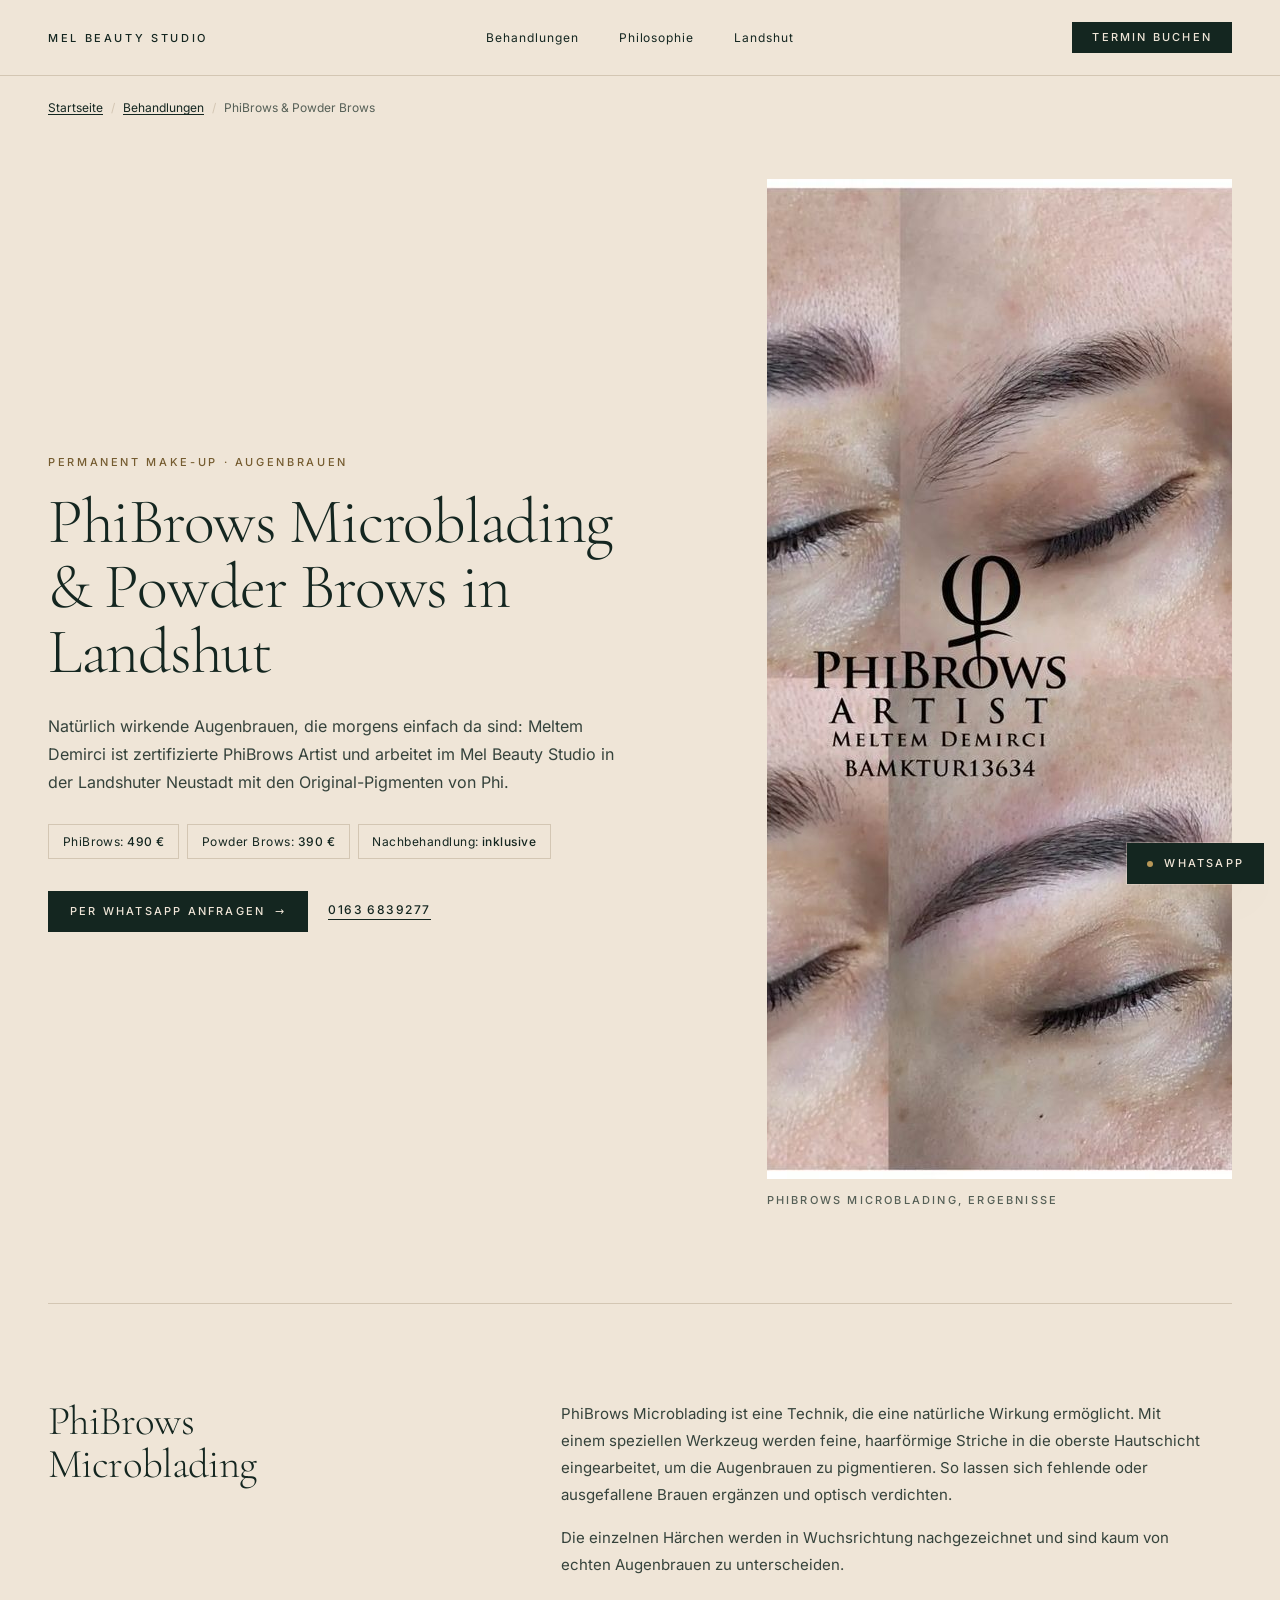
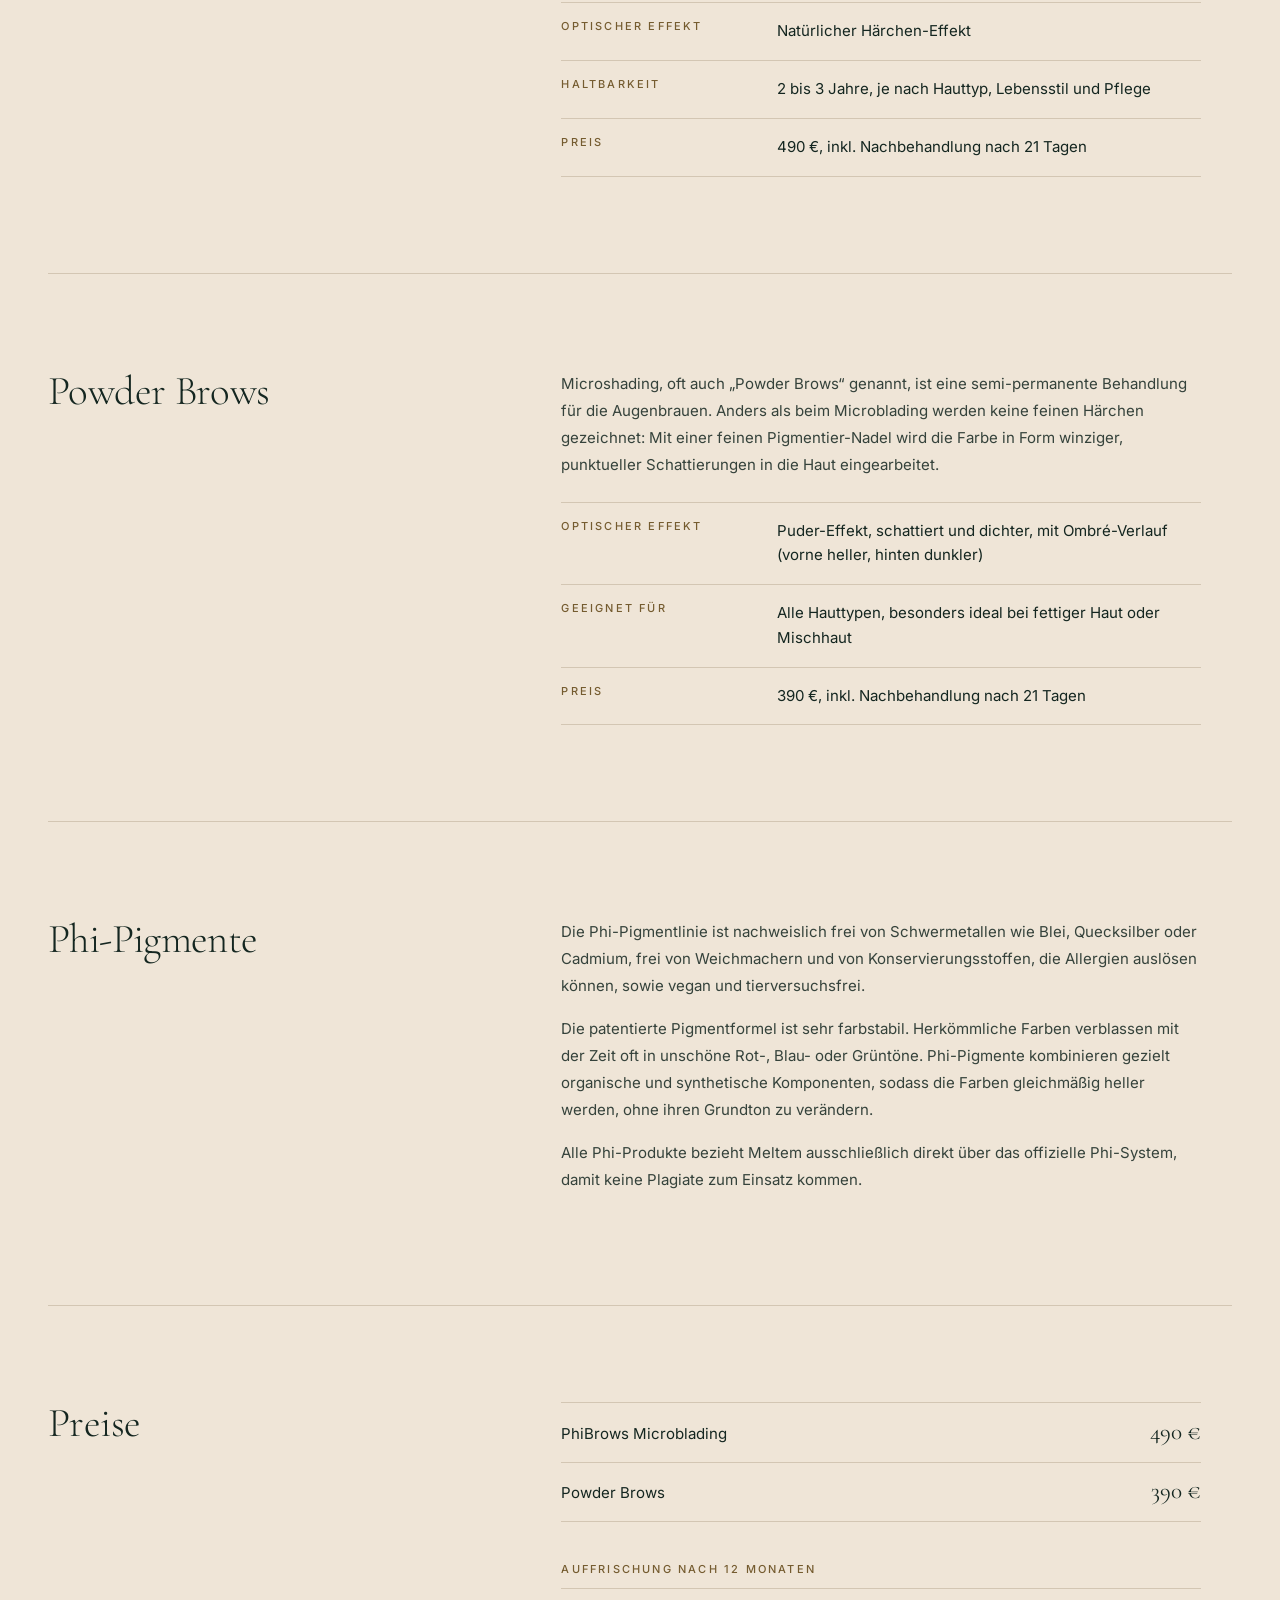
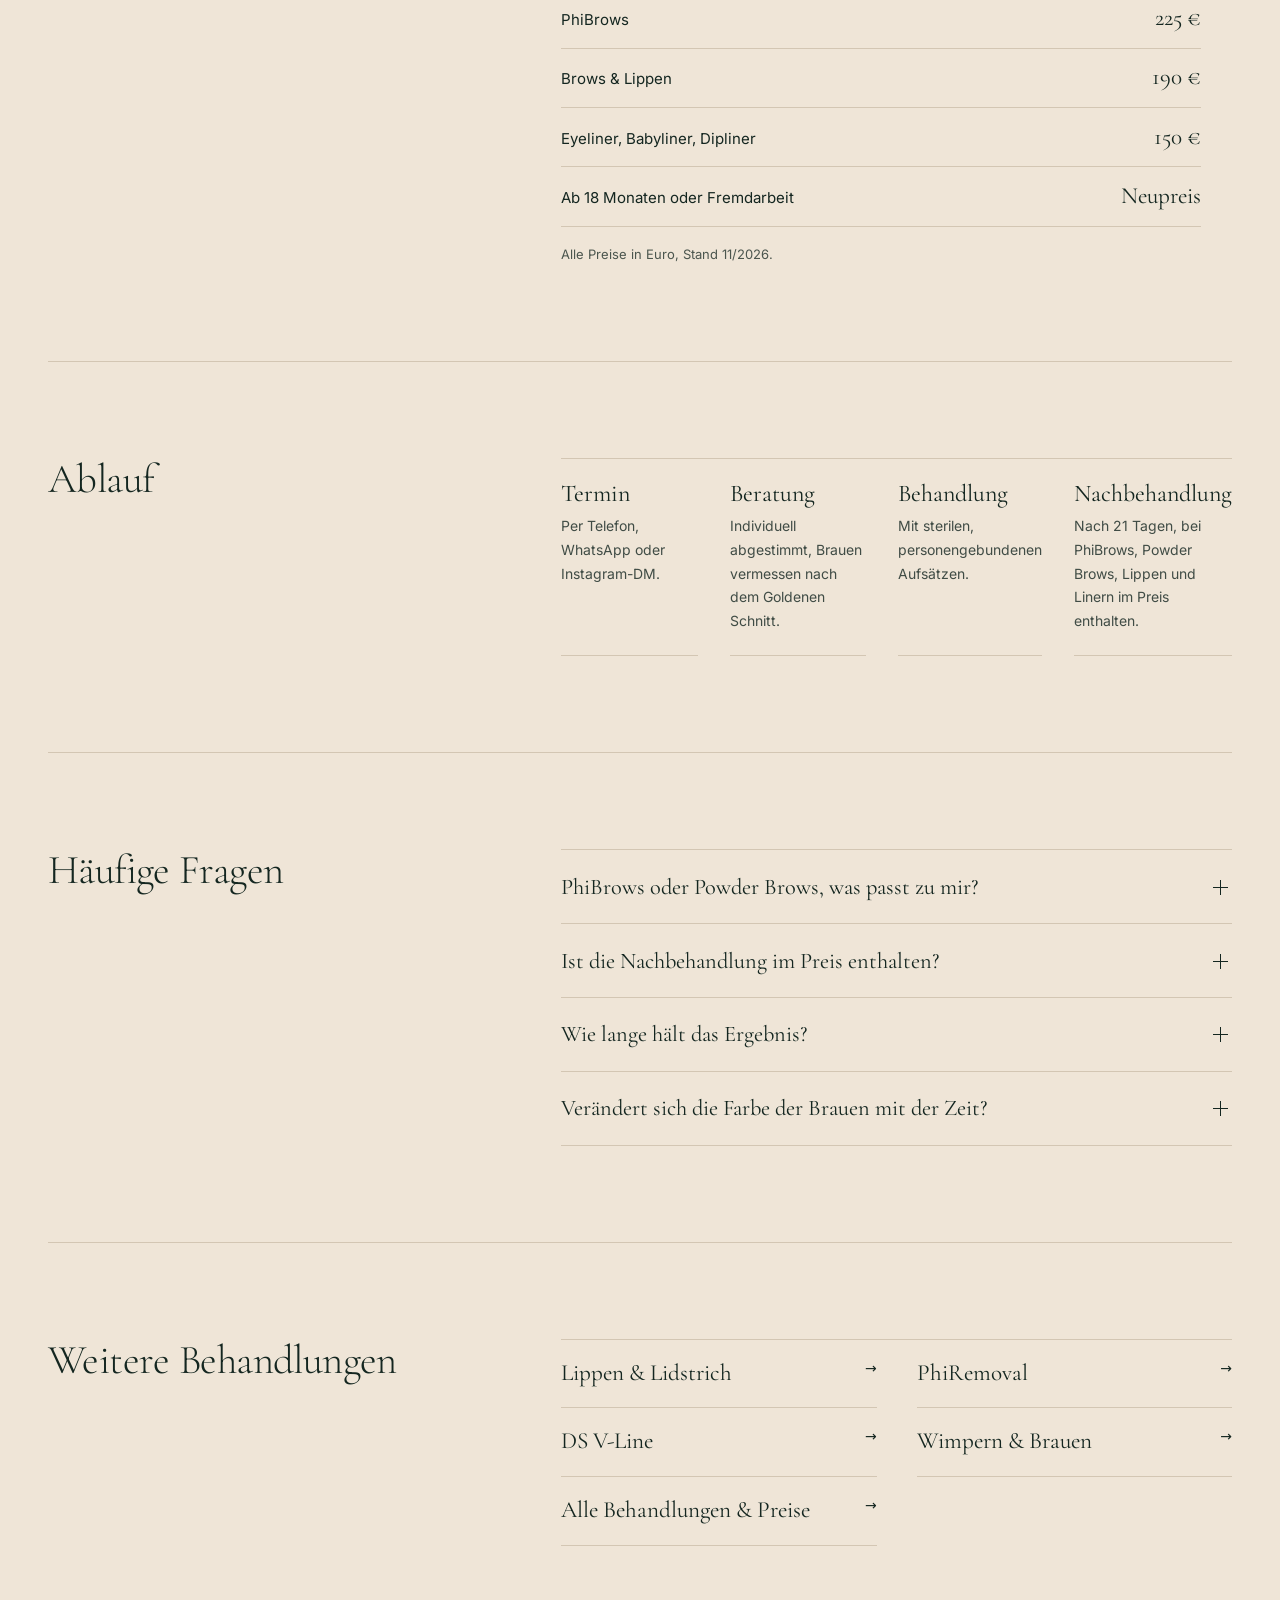
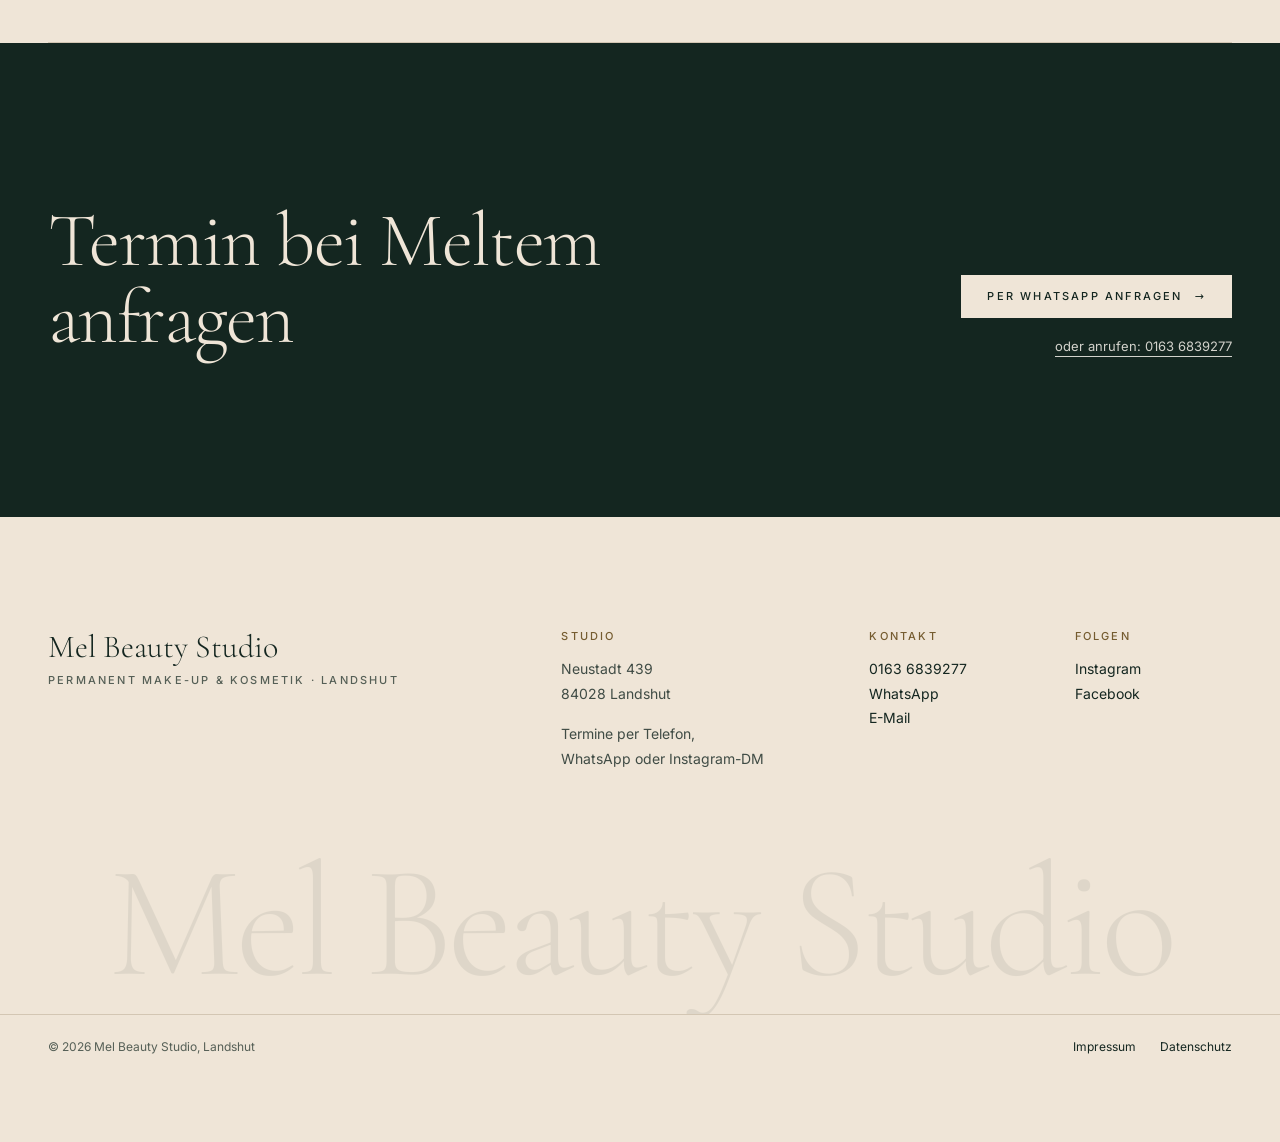
<file: phibrows-microblading.html>
<!doctype html>
<html lang="de">
<head>
<meta charset="utf-8">
<meta name="viewport" content="width=device-width, initial-scale=1, viewport-fit=cover">
<title>PhiBrows Microblading Landshut | Mel Beauty Studio</title>
<meta name="description" content="PhiBrows Microblading (490 €) und Powder Brows (390 €) in der Landshuter Neustadt, inkl. Nachbehandlung nach 21 Tagen. Vegane Phi-Pigmente.">
<!-- TODO Domain: bei eigener Domain https://mel-beauty-studio.vercel.app ersetzen -->
<link rel="canonical" href="https://mel-beauty-studio.vercel.app/phibrows-microblading.html">
<meta name="robots" content="index, follow, max-image-preview:large">
<meta property="og:type" content="website">
<meta property="og:site_name" content="Mel Beauty Studio">
<meta property="og:locale" content="de_DE">
<meta property="og:url" content="https://mel-beauty-studio.vercel.app/phibrows-microblading.html">
<meta property="og:title" content="PhiBrows Microblading &amp; Powder Brows in Landshut">
<meta property="og:description" content="PhiBrows Microblading (490 €) und Powder Brows (390 €) in der Landshuter Neustadt, inkl. Nachbehandlung nach 21 Tagen. Vegane Phi-Pigmente.">
<meta property="og:image" content="https://mel-beauty-studio.vercel.app/images/phibrows-ergebnisse.jpg">
<meta property="og:image:alt" content="PhiBrows Microblading im Mel Beauty Studio Landshut, vorher und nachher">
<meta name="twitter:card" content="summary_large_image">
<meta name="theme-color" content="#EFE5D7">
<link rel="icon" href="favicon.ico" sizes="48x48">
<link rel="icon" href="favicon-32.png" type="image/png" sizes="32x32">
<link rel="icon" href="icon-512.png" type="image/png" sizes="512x512">
<link rel="apple-touch-icon" href="apple-touch-icon.png">
<link rel="preload" href="fonts/inter-latin-400-normal.woff2" as="font" type="font/woff2" crossorigin>
<link rel="preload" href="fonts/cormorant-garamond-latin-300-normal.woff2" as="font" type="font/woff2" crossorigin>
<link rel="stylesheet" href="assets/nav-hero.css">
<link rel="stylesheet" href="assets/footer.css">
<link rel="stylesheet" href="assets/whatsapp.css">
<link rel="stylesheet" href="assets/service.css">
<script type="application/ld+json">
{
  "@context": "https://schema.org",
  "@graph": [
    {
      "@type": "Service",
      "@id": "https://mel-beauty-studio.vercel.app/phibrows-microblading.html#service",
      "name": "PhiBrows Microblading & Powder Brows in Landshut",
      "url": "https://mel-beauty-studio.vercel.app/phibrows-microblading.html",
      "description": "PhiBrows Microblading (490 €) und Powder Brows (390 €) in der Landshuter Neustadt, inkl. Nachbehandlung nach 21 Tagen. Vegane Phi-Pigmente.",
      "serviceType": "PhiBrows & Powder Brows",
      "provider": {
        "@type": "BeautySalon",
        "@id": "https://mel-beauty-studio.vercel.app/#salon",
        "name": "Mel Beauty Studio",
        "telephone": "+49 163 6839277",
        "address": {
          "@type": "PostalAddress",
          "streetAddress": "Neustadt 439",
          "postalCode": "84028",
          "addressLocality": "Landshut",
          "addressCountry": "DE"
        }
      },
      "areaServed": [
        {
          "@type": "City",
          "name": "Landshut"
        },
        {
          "@type": "City",
          "name": "Ergolding"
        },
        {
          "@type": "City",
          "name": "Altdorf"
        },
        {
          "@type": "City",
          "name": "Essenbach"
        },
        {
          "@type": "City",
          "name": "Kumhausen"
        },
        {
          "@type": "City",
          "name": "Tiefenbach"
        },
        {
          "@type": "City",
          "name": "Vilsbiburg"
        }
      ],
      "image": "https://mel-beauty-studio.vercel.app/images/phibrows-ergebnisse.jpg",
      "offers": [
        {
          "@type": "Offer",
          "url": "https://mel-beauty-studio.vercel.app/phibrows-microblading.html",
          "itemOffered": {
            "@type": "Service",
            "name": "PhiBrows Microblading",
            "description": "Feine, haarförmige Striche für natürliche Augenbrauen, inkl. Nachbehandlung nach 21 Tagen."
          },
          "price": "490",
          "priceCurrency": "EUR"
        },
        {
          "@type": "Offer",
          "url": "https://mel-beauty-studio.vercel.app/phibrows-microblading.html",
          "itemOffered": {
            "@type": "Service",
            "name": "Powder Brows",
            "description": "Microshading mit Puder-Effekt und Ombré-Verlauf, inkl. Nachbehandlung nach 21 Tagen."
          },
          "price": "390",
          "priceCurrency": "EUR"
        }
      ]
    },
    {
      "@type": "BreadcrumbList",
      "itemListElement": [
        {
          "@type": "ListItem",
          "position": 1,
          "name": "Mel Beauty Studio",
          "item": "https://mel-beauty-studio.vercel.app/"
        },
        {
          "@type": "ListItem",
          "position": 2,
          "name": "Behandlungen",
          "item": "https://mel-beauty-studio.vercel.app/#behandlungen"
        },
        {
          "@type": "ListItem",
          "position": 3,
          "name": "PhiBrows & Powder Brows",
          "item": "https://mel-beauty-studio.vercel.app/phibrows-microblading.html"
        }
      ]
    },
    {
      "@type": "FAQPage",
      "mainEntity": [
        {
          "@type": "Question",
          "name": "PhiBrows oder Powder Brows, was passt zu mir?",
          "acceptedAnswer": {
            "@type": "Answer",
            "text": "PhiBrows zeichnet einzelne Härchen für einen natürlichen Härchen-Effekt. Powder Brows setzen feine Schattierungen für einen Puder-Effekt mit Ombré-Verlauf und eignen sich besonders bei fettiger Haut oder Mischhaut. Was zu dir passt, klärt Meltem in der Beratung."
          }
        },
        {
          "@type": "Question",
          "name": "Ist die Nachbehandlung im Preis enthalten?",
          "acceptedAnswer": {
            "@type": "Answer",
            "text": "Ja. Bei PhiBrows, Powder Brows, Lippen und allen Linern ist die Nachbehandlung nach 21 Tagen bereits enthalten."
          }
        },
        {
          "@type": "Question",
          "name": "Wie lange hält das Ergebnis?",
          "acceptedAnswer": {
            "@type": "Answer",
            "text": "PhiBrows Microblading hält 2 bis 3 Jahre, je nach Hauttyp, Lebensstil und Pflege. Lippen etwa 2 Jahre, DS V-Line ca. 12 Monate, Wimpernlifting 4 bis 6 Wochen. Für die Auffrischung nach 12 Monaten gibt es eigene Preise, ab 18 Monaten gilt der Neupreis."
          }
        },
        {
          "@type": "Question",
          "name": "Verändert sich die Farbe der Brauen mit der Zeit?",
          "acceptedAnswer": {
            "@type": "Answer",
            "text": "Phi-Pigmente kombinieren organische und synthetische Komponenten: Die Farben werden gleichmäßig heller, ohne in Rot-, Blau- oder Grüntöne zu verblassen. Vegan und tierversuchsfrei."
          }
        }
      ]
    }
  ]
}
</script>
</head>
<body>
<header class="nav-x">
  <div class="nav-x__inner">
    <a href="./" class="nav-x__brand" aria-label="Mel Beauty Studio, zur Startseite">Mel Beauty Studio</a>
    <nav class="nav-x__links" aria-label="Hauptnavigation">
      <a href="./#behandlungen">Behandlungen</a>
      <a href="./#philosophie">Philosophie</a>
      <a href="./#studio">Landshut</a>
    </nav>
    <div class="nav-x__right">
      <a class="nav-x__cta" href="https://wa.me/491636839277?text=Hallo%20Meltem%2C%20ich%20interessiere%20mich%20f%C3%BCr%3A%20PhiBrows%20%26%20Powder%20Brows.%20Wann%20h%C3%A4ttest%20du%20einen%20Termin%20frei%3F" target="_blank" rel="noopener">Termin buchen</a>
    </div>
  </div>
</header>

<main class="svc">
  <div class="svc__wrap">
    <nav class="svc-crumbs" aria-label="Brotkrumen">
      <ol><li><a href="./">Startseite</a></li><li><a href="./#behandlungen">Behandlungen</a></li><li aria-current="page">PhiBrows &amp; Powder Brows</li></ol>
    </nav>

    <section class="svc-hero">
      <div class="svc-hero__text">
        <p class="svc-eyebrow">Permanent Make-up · Augenbrauen</p>
        <h1 class="svc-h1">PhiBrows Microblading &amp; Powder Brows in Landshut</h1>
        <p class="svc-lead">Natürlich wirkende Augenbrauen, die morgens einfach da sind: Meltem Demirci ist zertifizierte PhiBrows Artist und arbeitet im Mel Beauty Studio in der Landshuter Neustadt mit den Original-Pigmenten von Phi.</p>
        <ul class="svc-chips"><li>PhiBrows: <b>490 €</b></li><li>Powder Brows: <b>390 €</b></li><li>Nachbehandlung: <b>inklusive</b></li></ul>
        <div class="svc-actions">
          <a class="svc-btn" href="https://wa.me/491636839277?text=Hallo%20Meltem%2C%20ich%20interessiere%20mich%20f%C3%BCr%3A%20PhiBrows%20%26%20Powder%20Brows.%20Wann%20h%C3%A4ttest%20du%20einen%20Termin%20frei%3F" target="_blank" rel="noopener">Per WhatsApp anfragen <span aria-hidden="true">→</span></a>
          <a class="svc-link" href="tel:+491636839277">0163 6839277</a>
        </div>
      </div>
      <figure class="svc-figure">
        <img src="images/phibrows-ergebnisse.jpg" width="1000" height="1000" alt="PhiBrows Microblading im Mel Beauty Studio Landshut, vorher und nachher" fetchpriority="high">
        <figcaption>PhiBrows Microblading, Ergebnisse</figcaption>
      </figure>
    </section>

    <section class="svc-block">
      <h2 class="svc-h2">PhiBrows Microblading</h2>
      <div class="svc-body svc-text"><p>PhiBrows Microblading ist eine Technik, die eine natürliche Wirkung ermöglicht. Mit einem speziellen Werkzeug werden feine, haarförmige Striche in die oberste Hautschicht eingearbeitet, um die Augenbrauen zu pigmentieren. So lassen sich fehlende oder ausgefallene Brauen ergänzen und optisch verdichten.</p><p>Die einzelnen Härchen werden in Wuchsrichtung nachgezeichnet und sind kaum von echten Augenbrauen zu unterscheiden.</p><dl class="svc-facts"><div><dt>Optischer Effekt</dt><dd>Natürlicher Härchen-Effekt</dd></div><div><dt>Haltbarkeit</dt><dd>2 bis 3 Jahre, je nach Hauttyp, Lebensstil und Pflege</dd></div><div><dt>Preis</dt><dd>490 €, inkl. Nachbehandlung nach 21 Tagen</dd></div></dl></div>
    </section>
    <section class="svc-block">
      <h2 class="svc-h2">Powder Brows</h2>
      <div class="svc-body svc-text"><p>Microshading, oft auch „Powder Brows“ genannt, ist eine semi-permanente Behandlung für die Augenbrauen. Anders als beim Microblading werden keine feinen Härchen gezeichnet: Mit einer feinen Pigmentier-Nadel wird die Farbe in Form winziger, punktueller Schattierungen in die Haut eingearbeitet.</p><dl class="svc-facts"><div><dt>Optischer Effekt</dt><dd>Puder-Effekt, schattiert und dichter, mit Ombré-Verlauf (vorne heller, hinten dunkler)</dd></div><div><dt>Geeignet für</dt><dd>Alle Hauttypen, besonders ideal bei fettiger Haut oder Mischhaut</dd></div><div><dt>Preis</dt><dd>390 €, inkl. Nachbehandlung nach 21 Tagen</dd></div></dl></div>
    </section>
    <section class="svc-block">
      <h2 class="svc-h2">Phi-Pigmente</h2>
      <div class="svc-body svc-text"><p>Die Phi-Pigmentlinie ist nachweislich frei von Schwermetallen wie Blei, Quecksilber oder Cadmium, frei von Weichmachern und von Konservierungsstoffen, die Allergien auslösen können, sowie vegan und tierversuchsfrei.</p><p>Die patentierte Pigmentformel ist sehr farbstabil. Herkömmliche Farben verblassen mit der Zeit oft in unschöne Rot-, Blau- oder Grüntöne. Phi-Pigmente kombinieren gezielt organische und synthetische Komponenten, sodass die Farben gleichmäßig heller werden, ohne ihren Grundton zu verändern.</p><p>Alle Phi-Produkte bezieht Meltem ausschließlich direkt über das offizielle Phi-System, damit keine Plagiate zum Einsatz kommen.</p></div>
    </section>
    <section class="svc-block">
      <h2 class="svc-h2">Preise</h2>
      <div class="svc-body"><ul class="svc-prices"><li><span>PhiBrows Microblading</span><span>490 €</span></li><li><span>Powder Brows</span><span>390 €</span></li></ul><p class="svc-label" style="margin-top:2.5rem">Auffrischung nach 12 Monaten</p><ul class="svc-prices"><li><span>PhiBrows</span><span>225 €</span></li><li><span>Brows &amp; Lippen</span><span>190 €</span></li><li><span>Eyeliner, Babyliner, Dipliner</span><span>150 €</span></li><li><span>Ab 18 Monaten oder Fremdarbeit</span><span>Neupreis</span></li></ul><p class="svc-small">Alle Preise in Euro, Stand 11/2026.</p></div>
    </section>
    <section class="svc-block">
      <h2 class="svc-h2">Ablauf</h2>
      <div class="svc-body"><ol class="svc-steps"><li><b>Termin</b><span>Per Telefon, WhatsApp oder Instagram-DM.</span></li><li><b>Beratung</b><span>Individuell abgestimmt, Brauen vermessen nach dem Goldenen Schnitt.</span></li><li><b>Behandlung</b><span>Mit sterilen, personengebundenen Aufsätzen.</span></li><li><b>Nachbehandlung</b><span>Nach 21 Tagen, bei PhiBrows, Powder Brows, Lippen und Linern im Preis enthalten.</span></li></ol></div>
    </section>
    <section class="svc-block svc-faq">
      <h2 class="svc-h2">Häufige Fragen</h2>
      <div class="svc-body"><details><summary>PhiBrows oder Powder Brows, was passt zu mir?</summary><p>PhiBrows zeichnet einzelne Härchen für einen natürlichen Härchen-Effekt. Powder Brows setzen feine Schattierungen für einen Puder-Effekt mit Ombré-Verlauf und eignen sich besonders bei fettiger Haut oder Mischhaut. Was zu dir passt, klärt Meltem in der Beratung.</p></details><details><summary>Ist die Nachbehandlung im Preis enthalten?</summary><p>Ja. Bei PhiBrows, Powder Brows, Lippen und allen Linern ist die Nachbehandlung nach 21 Tagen bereits enthalten.</p></details><details><summary>Wie lange hält das Ergebnis?</summary><p>PhiBrows Microblading hält 2 bis 3 Jahre, je nach Hauttyp, Lebensstil und Pflege. Lippen etwa 2 Jahre, DS V-Line ca. 12 Monate, Wimpernlifting 4 bis 6 Wochen. Für die Auffrischung nach 12 Monaten gibt es eigene Preise, ab 18 Monaten gilt der Neupreis.</p></details><details><summary>Verändert sich die Farbe der Brauen mit der Zeit?</summary><p>Phi-Pigmente kombinieren organische und synthetische Komponenten: Die Farben werden gleichmäßig heller, ohne in Rot-, Blau- oder Grüntöne zu verblassen. Vegan und tierversuchsfrei.</p></details></div>
    </section>
    <section class="svc-block">
      <h2 class="svc-h2">Weitere Behandlungen</h2>
      <div class="svc-body"><ul class="svc-more"><li><a href="permanent-make-up-lippen-lidstrich.html">Lippen &amp; Lidstrich <span aria-hidden="true">→</span></a></li><li><a href="phiremoval.html">PhiRemoval <span aria-hidden="true">→</span></a></li><li><a href="ds-v-line.html">DS V-Line <span aria-hidden="true">→</span></a></li><li><a href="wimpern-brauen.html">Wimpern &amp; Brauen <span aria-hidden="true">→</span></a></li><li><a href="./#behandlungen">Alle Behandlungen &amp; Preise <span aria-hidden="true">→</span></a></li></ul></div>
    </section>
  </div>

  <section class="cta-x" aria-labelledby="cta-title">
    <div class="cta-x__wrap">
      <div class="cta-x__text">
        <h2 id="cta-title" class="cta-x__h2">Termin bei Meltem anfragen</h2>
      </div>
      <div class="cta-x__actions">
        <a class="cta-x__btn" href="https://wa.me/491636839277?text=Hallo%20Meltem%2C%20ich%20interessiere%20mich%20f%C3%BCr%3A%20PhiBrows%20%26%20Powder%20Brows.%20Wann%20h%C3%A4ttest%20du%20einen%20Termin%20frei%3F" target="_blank" rel="noopener">Per WhatsApp anfragen <span aria-hidden="true">→</span></a>
        <a class="cta-x__link" href="tel:+491636839277">oder anrufen: 0163 6839277</a>
      </div>
    </div>
  </section>
</main>

<!-- ============ FOOTER ============ -->
<footer class="foot-x" data-blob="0 0.3 0.42">
  <div class="foot-x__wrap">
    <div class="foot-x__brand">
      <p class="foot-x__name">Mel Beauty Studio</p>
      <p class="foot-x__tag">Permanent Make-up &amp; Kosmetik · Landshut</p>
    </div>
    <div class="foot-x__col">
      <p class="foot-x__label">Studio</p>
      <p>Neustadt 439<br>84028 Landshut</p>
      <p>Termine per Telefon,<br>WhatsApp oder Instagram-DM</p>
    </div>
    <div class="foot-x__col">
      <p class="foot-x__label">Kontakt</p>
      <p><a href="tel:+491636839277">0163 6839277</a><br>
      <a href="https://wa.me/491636839277" target="_blank" rel="noopener">WhatsApp</a><br>
      <a href="mailto:mel.studio439@gmail.com">E-Mail</a></p>
    </div>
    <div class="foot-x__col">
      <p class="foot-x__label">Folgen</p>
      <p><a href="https://www.instagram.com/melbeautystudio.landshut/" target="_blank" rel="noopener">Instagram</a><br>
      <a href="https://www.facebook.com/melbeautystudio.landshut" target="_blank" rel="noopener">Facebook</a></p>
    </div>
  </div>
  <p class="foot-x__mark" aria-hidden="true">Mel Beauty Studio</p>
  <div class="foot-x__bar">
    <div class="foot-x__barin">
      <span>© 2026 Mel Beauty Studio, Landshut</span>
      <span class="foot-x__legal"><a href="impressum.html">Impressum</a><a href="datenschutz.html">Datenschutz</a></span>
    </div>
  </div>
</footer>

<a class="wa-float" href="https://wa.me/491636839277?text=Hallo%20Meltem%2C%20ich%20interessiere%20mich%20f%C3%BCr%3A%20PhiBrows%20%26%20Powder%20Brows.%20Wann%20h%C3%A4ttest%20du%20einen%20Termin%20frei%3F" target="_blank" rel="noopener" aria-label="PhiBrows &amp; Powder Brows per WhatsApp anfragen">
  <span class="wa-float__dot" aria-hidden="true"></span><span>WhatsApp</span>
</a>
</body>
</html>
</file>
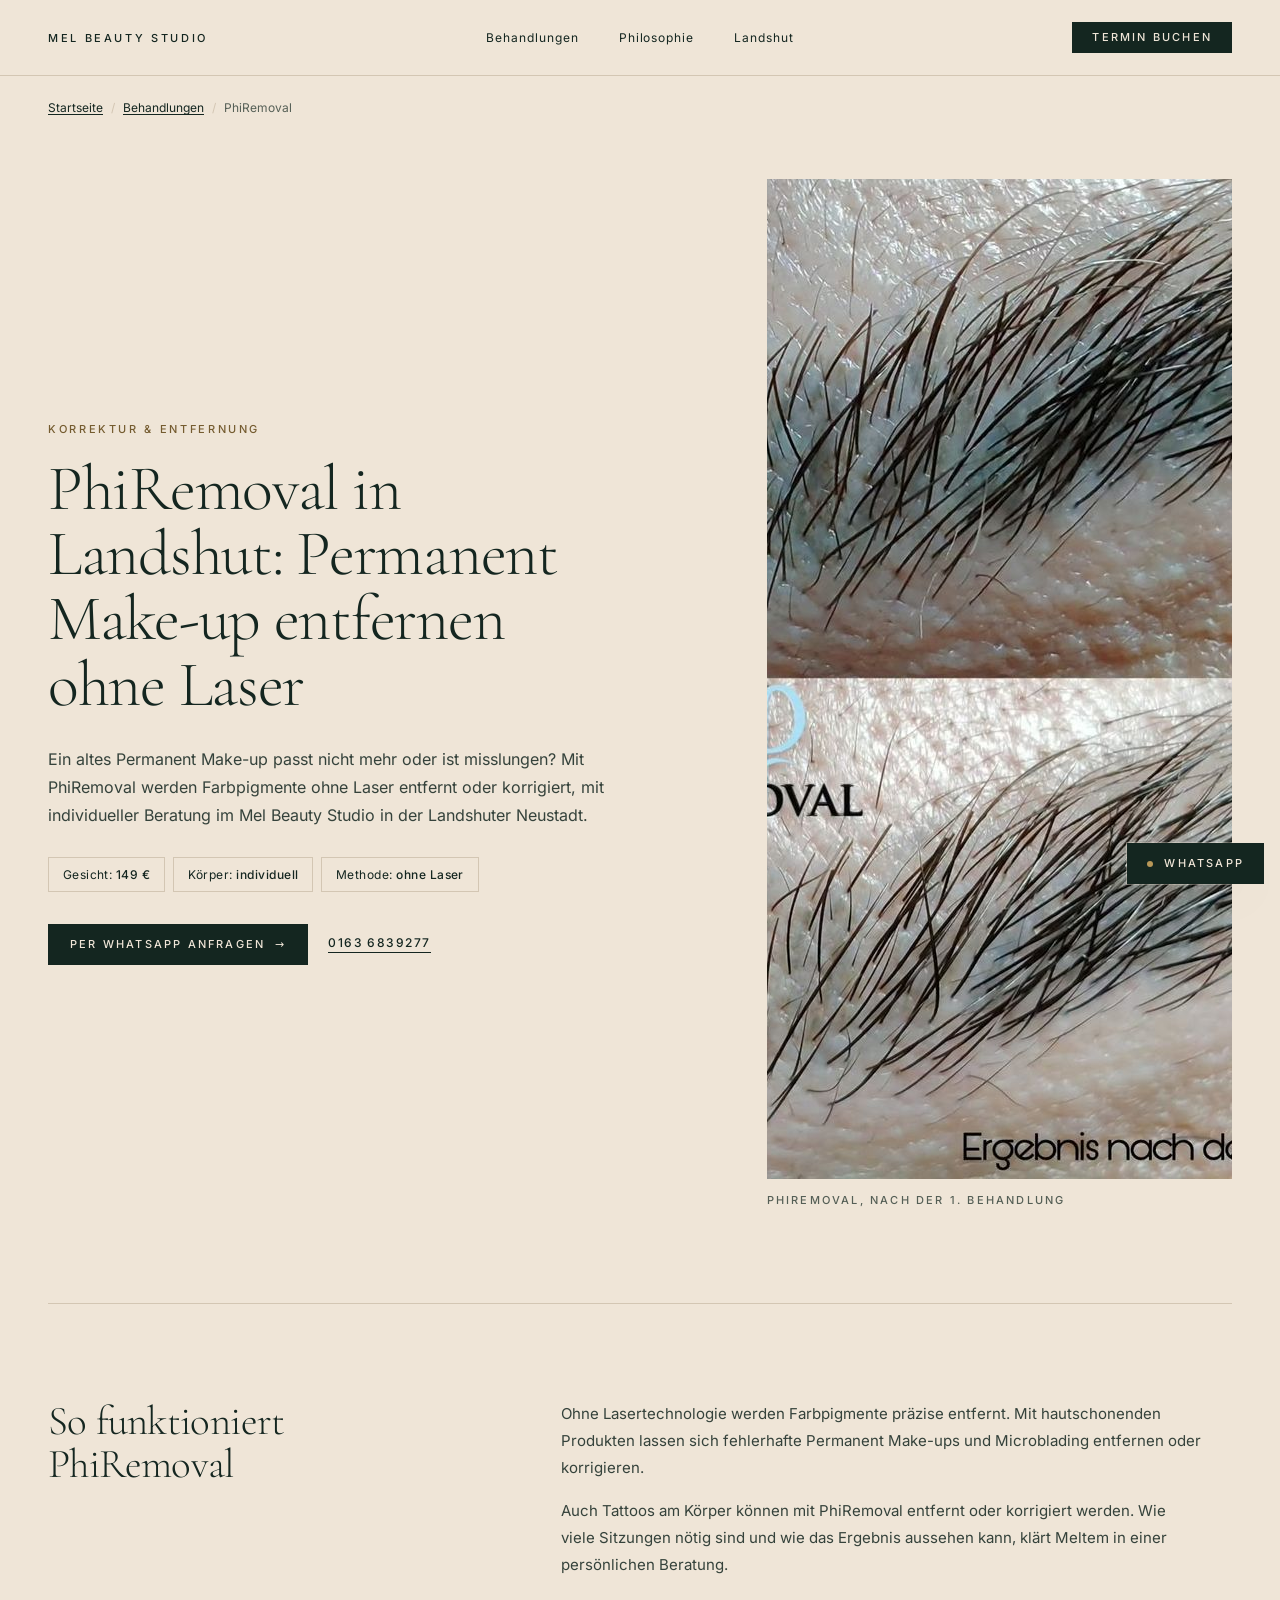
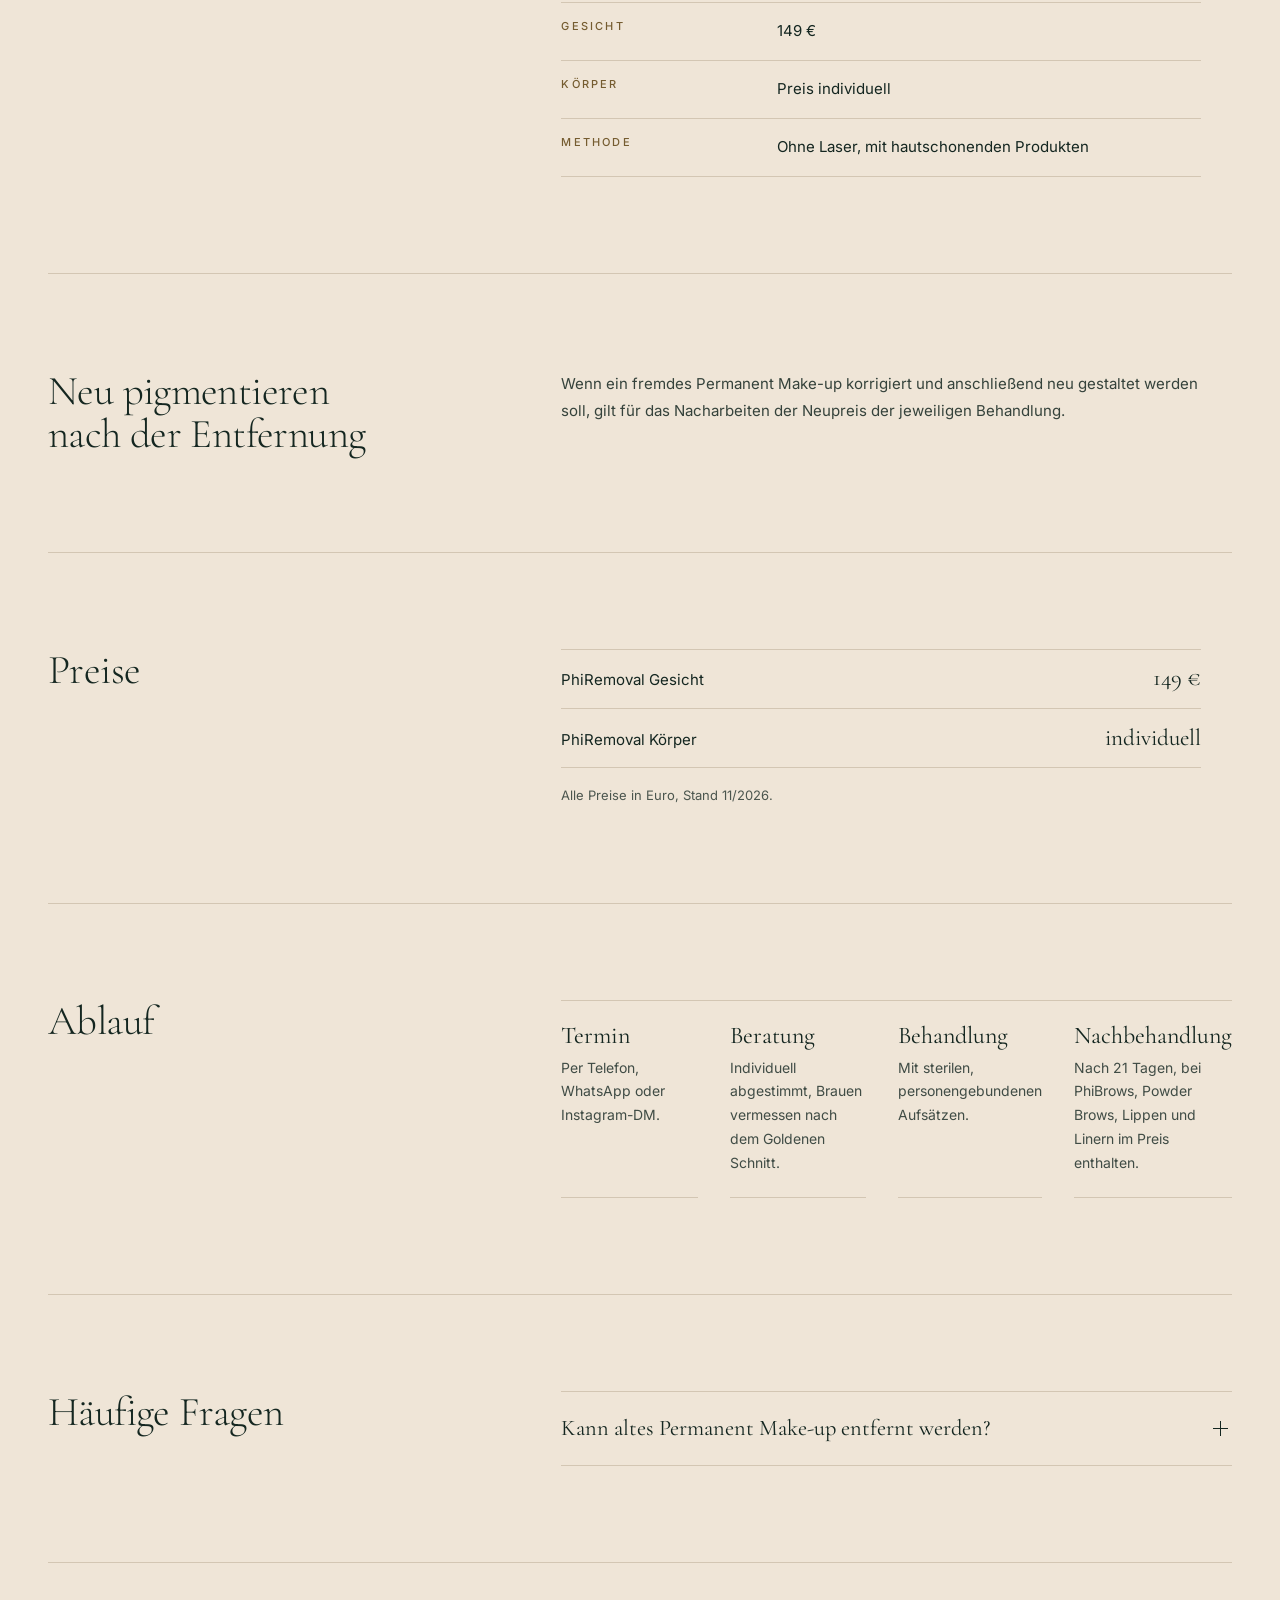
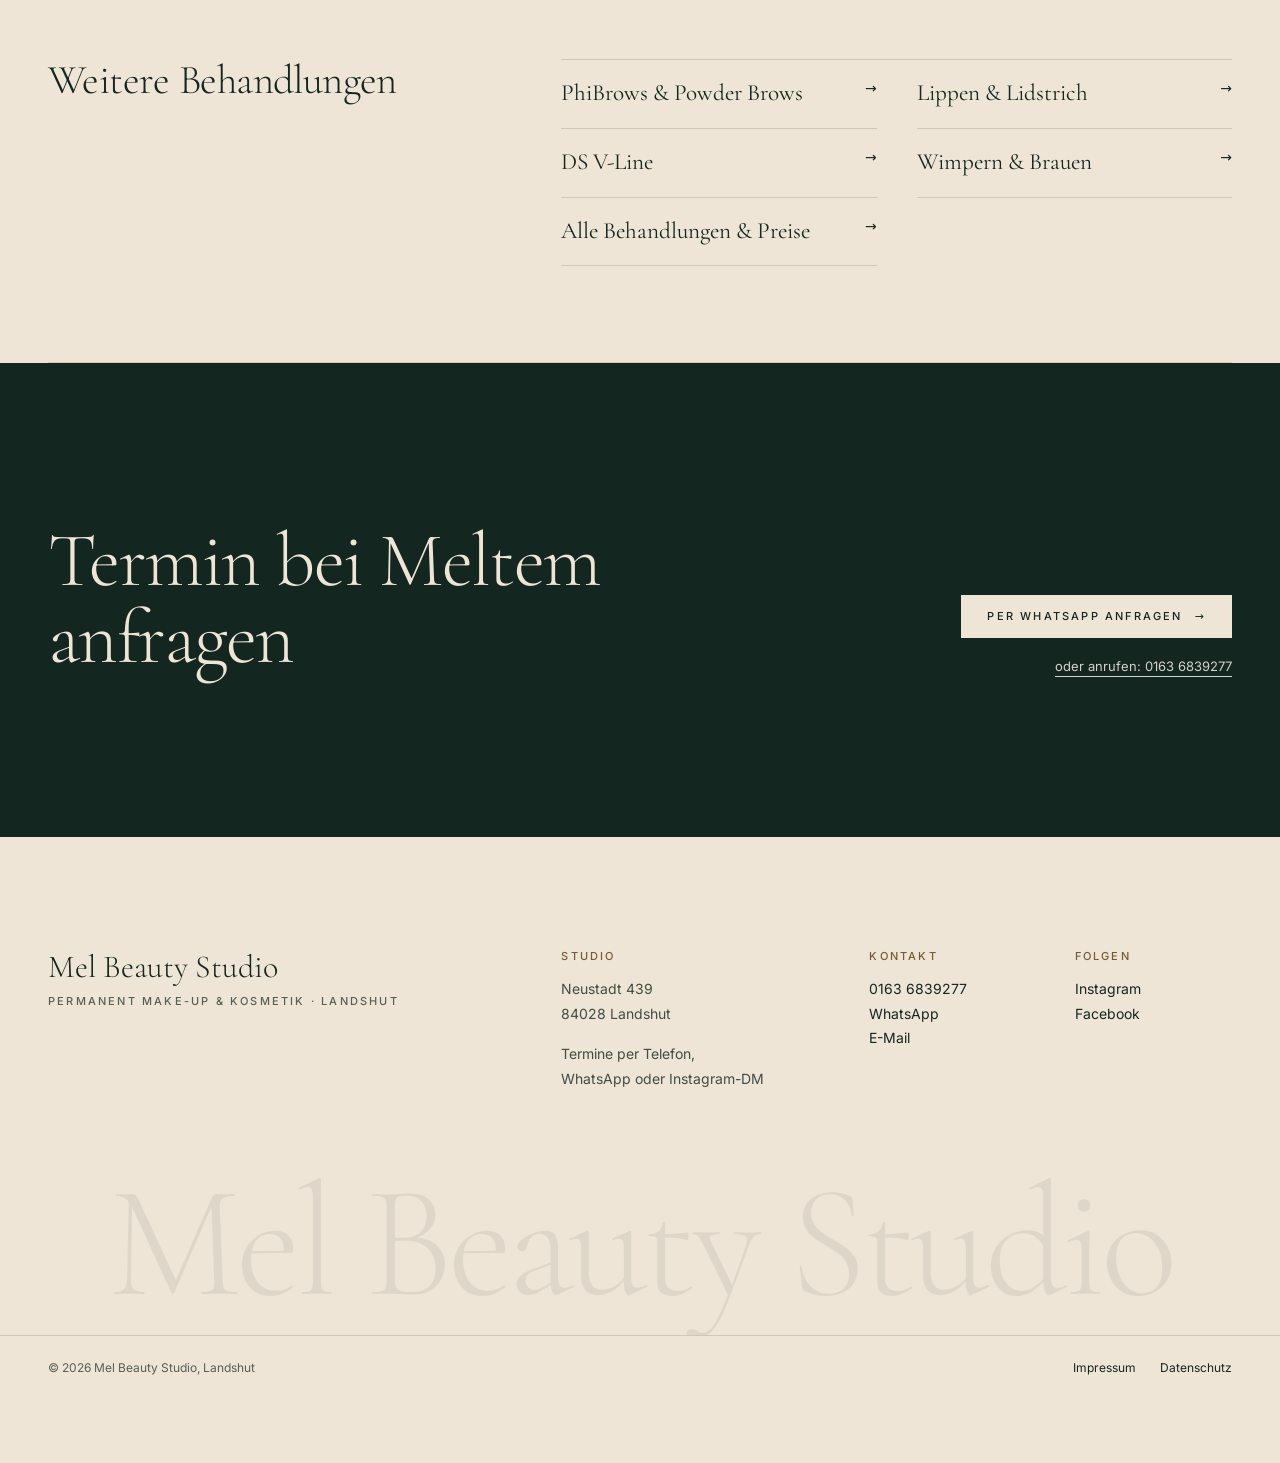
<file: phiremoval.html>
<!doctype html>
<html lang="de">
<head>
<meta charset="utf-8">
<meta name="viewport" content="width=device-width, initial-scale=1, viewport-fit=cover">
<title>PhiRemoval Landshut | PMU entfernen ohne Laser</title>
<meta name="description" content="Fehlerhaftes Permanent Make-up, Microblading oder Tattoos ohne Laser entfernen oder korrigieren: PhiRemoval im Mel Beauty Studio Landshut, Gesicht 149 €.">
<!-- TODO Domain: bei eigener Domain https://mel-beauty-studio.vercel.app ersetzen -->
<link rel="canonical" href="https://mel-beauty-studio.vercel.app/phiremoval.html">
<meta name="robots" content="index, follow, max-image-preview:large">
<meta property="og:type" content="website">
<meta property="og:site_name" content="Mel Beauty Studio">
<meta property="og:locale" content="de_DE">
<meta property="og:url" content="https://mel-beauty-studio.vercel.app/phiremoval.html">
<meta property="og:title" content="PhiRemoval in Landshut: Permanent Make-up entfernen ohne Laser">
<meta property="og:description" content="Fehlerhaftes Permanent Make-up, Microblading oder Tattoos ohne Laser entfernen oder korrigieren: PhiRemoval im Mel Beauty Studio Landshut, Gesicht 149 €.">
<meta property="og:image" content="https://mel-beauty-studio.vercel.app/images/phiremoval-vorher-nachher.jpg">
<meta property="og:image:alt" content="PhiRemoval ohne Laser: Entfernung von Permanent Make-up vor und nach der ersten Behandlung">
<meta name="twitter:card" content="summary_large_image">
<meta name="theme-color" content="#EFE5D7">
<link rel="icon" href="favicon.ico" sizes="48x48">
<link rel="icon" href="favicon-32.png" type="image/png" sizes="32x32">
<link rel="icon" href="icon-512.png" type="image/png" sizes="512x512">
<link rel="apple-touch-icon" href="apple-touch-icon.png">
<link rel="preload" href="fonts/inter-latin-400-normal.woff2" as="font" type="font/woff2" crossorigin>
<link rel="preload" href="fonts/cormorant-garamond-latin-300-normal.woff2" as="font" type="font/woff2" crossorigin>
<link rel="stylesheet" href="assets/nav-hero.css">
<link rel="stylesheet" href="assets/footer.css">
<link rel="stylesheet" href="assets/whatsapp.css">
<link rel="stylesheet" href="assets/service.css">
<script type="application/ld+json">
{
  "@context": "https://schema.org",
  "@graph": [
    {
      "@type": "Service",
      "@id": "https://mel-beauty-studio.vercel.app/phiremoval.html#service",
      "name": "PhiRemoval in Landshut: Permanent Make-up entfernen ohne Laser",
      "url": "https://mel-beauty-studio.vercel.app/phiremoval.html",
      "description": "Fehlerhaftes Permanent Make-up, Microblading oder Tattoos ohne Laser entfernen oder korrigieren: PhiRemoval im Mel Beauty Studio Landshut, Gesicht 149 €.",
      "serviceType": "PhiRemoval",
      "provider": {
        "@type": "BeautySalon",
        "@id": "https://mel-beauty-studio.vercel.app/#salon",
        "name": "Mel Beauty Studio",
        "telephone": "+49 163 6839277",
        "address": {
          "@type": "PostalAddress",
          "streetAddress": "Neustadt 439",
          "postalCode": "84028",
          "addressLocality": "Landshut",
          "addressCountry": "DE"
        }
      },
      "areaServed": [
        {
          "@type": "City",
          "name": "Landshut"
        },
        {
          "@type": "City",
          "name": "Ergolding"
        },
        {
          "@type": "City",
          "name": "Altdorf"
        },
        {
          "@type": "City",
          "name": "Essenbach"
        },
        {
          "@type": "City",
          "name": "Kumhausen"
        },
        {
          "@type": "City",
          "name": "Tiefenbach"
        },
        {
          "@type": "City",
          "name": "Vilsbiburg"
        }
      ],
      "image": "https://mel-beauty-studio.vercel.app/images/phiremoval-vorher-nachher.jpg",
      "offers": [
        {
          "@type": "Offer",
          "url": "https://mel-beauty-studio.vercel.app/phiremoval.html",
          "itemOffered": {
            "@type": "Service",
            "name": "PhiRemoval Gesicht",
            "description": "Entfernung oder Korrektur von Permanent Make-up und Microblading im Gesicht, ohne Laser."
          },
          "price": "149",
          "priceCurrency": "EUR"
        },
        {
          "@type": "Offer",
          "url": "https://mel-beauty-studio.vercel.app/phiremoval.html",
          "itemOffered": {
            "@type": "Service",
            "name": "PhiRemoval Körper",
            "description": "Entfernung oder Korrektur von Tattoos am Körper, ohne Laser. Preis individuell."
          }
        }
      ]
    },
    {
      "@type": "BreadcrumbList",
      "itemListElement": [
        {
          "@type": "ListItem",
          "position": 1,
          "name": "Mel Beauty Studio",
          "item": "https://mel-beauty-studio.vercel.app/"
        },
        {
          "@type": "ListItem",
          "position": 2,
          "name": "Behandlungen",
          "item": "https://mel-beauty-studio.vercel.app/#behandlungen"
        },
        {
          "@type": "ListItem",
          "position": 3,
          "name": "PhiRemoval",
          "item": "https://mel-beauty-studio.vercel.app/phiremoval.html"
        }
      ]
    },
    {
      "@type": "FAQPage",
      "mainEntity": [
        {
          "@type": "Question",
          "name": "Kann altes Permanent Make-up entfernt werden?",
          "acceptedAnswer": {
            "@type": "Answer",
            "text": "Ja. Mit PhiRemoval werden fehlerhafte Permanent Make-ups, Microblading oder Tattoos ohne Laser entfernt oder korrigiert. Für das Nacharbeiten von Fremdarbeiten gilt der Neupreis."
          }
        }
      ]
    }
  ]
}
</script>
</head>
<body>
<header class="nav-x">
  <div class="nav-x__inner">
    <a href="./" class="nav-x__brand" aria-label="Mel Beauty Studio, zur Startseite">Mel Beauty Studio</a>
    <nav class="nav-x__links" aria-label="Hauptnavigation">
      <a href="./#behandlungen">Behandlungen</a>
      <a href="./#philosophie">Philosophie</a>
      <a href="./#studio">Landshut</a>
    </nav>
    <div class="nav-x__right">
      <a class="nav-x__cta" href="https://wa.me/491636839277?text=Hallo%20Meltem%2C%20ich%20interessiere%20mich%20f%C3%BCr%3A%20PhiRemoval.%20Wann%20h%C3%A4ttest%20du%20einen%20Termin%20frei%3F" target="_blank" rel="noopener">Termin buchen</a>
    </div>
  </div>
</header>

<main class="svc">
  <div class="svc__wrap">
    <nav class="svc-crumbs" aria-label="Brotkrumen">
      <ol><li><a href="./">Startseite</a></li><li><a href="./#behandlungen">Behandlungen</a></li><li aria-current="page">PhiRemoval</li></ol>
    </nav>

    <section class="svc-hero">
      <div class="svc-hero__text">
        <p class="svc-eyebrow">Korrektur &amp; Entfernung</p>
        <h1 class="svc-h1">PhiRemoval in Landshut: Permanent Make-up entfernen ohne Laser</h1>
        <p class="svc-lead">Ein altes Permanent Make-up passt nicht mehr oder ist misslungen? Mit PhiRemoval werden Farbpigmente ohne Laser entfernt oder korrigiert, mit individueller Beratung im Mel Beauty Studio in der Landshuter Neustadt.</p>
        <ul class="svc-chips"><li>Gesicht: <b>149 €</b></li><li>Körper: <b>individuell</b></li><li>Methode: <b>ohne Laser</b></li></ul>
        <div class="svc-actions">
          <a class="svc-btn" href="https://wa.me/491636839277?text=Hallo%20Meltem%2C%20ich%20interessiere%20mich%20f%C3%BCr%3A%20PhiRemoval.%20Wann%20h%C3%A4ttest%20du%20einen%20Termin%20frei%3F" target="_blank" rel="noopener">Per WhatsApp anfragen <span aria-hidden="true">→</span></a>
          <a class="svc-link" href="tel:+491636839277">0163 6839277</a>
        </div>
      </div>
      <figure class="svc-figure">
        <img src="images/phiremoval-vorher-nachher.jpg" width="1000" height="1000" alt="PhiRemoval ohne Laser: Entfernung von Permanent Make-up vor und nach der ersten Behandlung" fetchpriority="high">
        <figcaption>PhiRemoval, nach der 1. Behandlung</figcaption>
      </figure>
    </section>

    <section class="svc-block">
      <h2 class="svc-h2">So funktioniert PhiRemoval</h2>
      <div class="svc-body svc-text"><p>Ohne Lasertechnologie werden Farbpigmente präzise entfernt. Mit hautschonenden Produkten lassen sich fehlerhafte Permanent Make-ups und Microblading entfernen oder korrigieren.</p><p>Auch Tattoos am Körper können mit PhiRemoval entfernt oder korrigiert werden. Wie viele Sitzungen nötig sind und wie das Ergebnis aussehen kann, klärt Meltem in einer persönlichen Beratung.</p><dl class="svc-facts"><div><dt>Gesicht</dt><dd>149 €</dd></div><div><dt>Körper</dt><dd>Preis individuell</dd></div><div><dt>Methode</dt><dd>Ohne Laser, mit hautschonenden Produkten</dd></div></dl></div>
    </section>
    <section class="svc-block">
      <h2 class="svc-h2">Neu pigmentieren nach der Entfernung</h2>
      <div class="svc-body svc-text"><p>Wenn ein fremdes Permanent Make-up korrigiert und anschließend neu gestaltet werden soll, gilt für das Nacharbeiten der Neupreis der jeweiligen Behandlung.</p></div>
    </section>
    <section class="svc-block">
      <h2 class="svc-h2">Preise</h2>
      <div class="svc-body"><ul class="svc-prices"><li><span>PhiRemoval Gesicht</span><span>149 €</span></li><li><span>PhiRemoval Körper</span><span>individuell</span></li></ul><p class="svc-small">Alle Preise in Euro, Stand 11/2026.</p></div>
    </section>
    <section class="svc-block">
      <h2 class="svc-h2">Ablauf</h2>
      <div class="svc-body"><ol class="svc-steps"><li><b>Termin</b><span>Per Telefon, WhatsApp oder Instagram-DM.</span></li><li><b>Beratung</b><span>Individuell abgestimmt, Brauen vermessen nach dem Goldenen Schnitt.</span></li><li><b>Behandlung</b><span>Mit sterilen, personengebundenen Aufsätzen.</span></li><li><b>Nachbehandlung</b><span>Nach 21 Tagen, bei PhiBrows, Powder Brows, Lippen und Linern im Preis enthalten.</span></li></ol></div>
    </section>
    <section class="svc-block svc-faq">
      <h2 class="svc-h2">Häufige Fragen</h2>
      <div class="svc-body"><details><summary>Kann altes Permanent Make-up entfernt werden?</summary><p>Ja. Mit PhiRemoval werden fehlerhafte Permanent Make-ups, Microblading oder Tattoos ohne Laser entfernt oder korrigiert. Für das Nacharbeiten von Fremdarbeiten gilt der Neupreis.</p></details></div>
    </section>
    <section class="svc-block">
      <h2 class="svc-h2">Weitere Behandlungen</h2>
      <div class="svc-body"><ul class="svc-more"><li><a href="phibrows-microblading.html">PhiBrows &amp; Powder Brows <span aria-hidden="true">→</span></a></li><li><a href="permanent-make-up-lippen-lidstrich.html">Lippen &amp; Lidstrich <span aria-hidden="true">→</span></a></li><li><a href="ds-v-line.html">DS V-Line <span aria-hidden="true">→</span></a></li><li><a href="wimpern-brauen.html">Wimpern &amp; Brauen <span aria-hidden="true">→</span></a></li><li><a href="./#behandlungen">Alle Behandlungen &amp; Preise <span aria-hidden="true">→</span></a></li></ul></div>
    </section>
  </div>

  <section class="cta-x" aria-labelledby="cta-title">
    <div class="cta-x__wrap">
      <div class="cta-x__text">
        <h2 id="cta-title" class="cta-x__h2">Termin bei Meltem anfragen</h2>
      </div>
      <div class="cta-x__actions">
        <a class="cta-x__btn" href="https://wa.me/491636839277?text=Hallo%20Meltem%2C%20ich%20interessiere%20mich%20f%C3%BCr%3A%20PhiRemoval.%20Wann%20h%C3%A4ttest%20du%20einen%20Termin%20frei%3F" target="_blank" rel="noopener">Per WhatsApp anfragen <span aria-hidden="true">→</span></a>
        <a class="cta-x__link" href="tel:+491636839277">oder anrufen: 0163 6839277</a>
      </div>
    </div>
  </section>
</main>

<!-- ============ FOOTER ============ -->
<footer class="foot-x" data-blob="0 0.3 0.42">
  <div class="foot-x__wrap">
    <div class="foot-x__brand">
      <p class="foot-x__name">Mel Beauty Studio</p>
      <p class="foot-x__tag">Permanent Make-up &amp; Kosmetik · Landshut</p>
    </div>
    <div class="foot-x__col">
      <p class="foot-x__label">Studio</p>
      <p>Neustadt 439<br>84028 Landshut</p>
      <p>Termine per Telefon,<br>WhatsApp oder Instagram-DM</p>
    </div>
    <div class="foot-x__col">
      <p class="foot-x__label">Kontakt</p>
      <p><a href="tel:+491636839277">0163 6839277</a><br>
      <a href="https://wa.me/491636839277" target="_blank" rel="noopener">WhatsApp</a><br>
      <a href="mailto:mel.studio439@gmail.com">E-Mail</a></p>
    </div>
    <div class="foot-x__col">
      <p class="foot-x__label">Folgen</p>
      <p><a href="https://www.instagram.com/melbeautystudio.landshut/" target="_blank" rel="noopener">Instagram</a><br>
      <a href="https://www.facebook.com/melbeautystudio.landshut" target="_blank" rel="noopener">Facebook</a></p>
    </div>
  </div>
  <p class="foot-x__mark" aria-hidden="true">Mel Beauty Studio</p>
  <div class="foot-x__bar">
    <div class="foot-x__barin">
      <span>© 2026 Mel Beauty Studio, Landshut</span>
      <span class="foot-x__legal"><a href="impressum.html">Impressum</a><a href="datenschutz.html">Datenschutz</a></span>
    </div>
  </div>
</footer>

<a class="wa-float" href="https://wa.me/491636839277?text=Hallo%20Meltem%2C%20ich%20interessiere%20mich%20f%C3%BCr%3A%20PhiRemoval.%20Wann%20h%C3%A4ttest%20du%20einen%20Termin%20frei%3F" target="_blank" rel="noopener" aria-label="PhiRemoval per WhatsApp anfragen">
  <span class="wa-float__dot" aria-hidden="true"></span><span>WhatsApp</span>
</a>
</body>
</html>
</file>
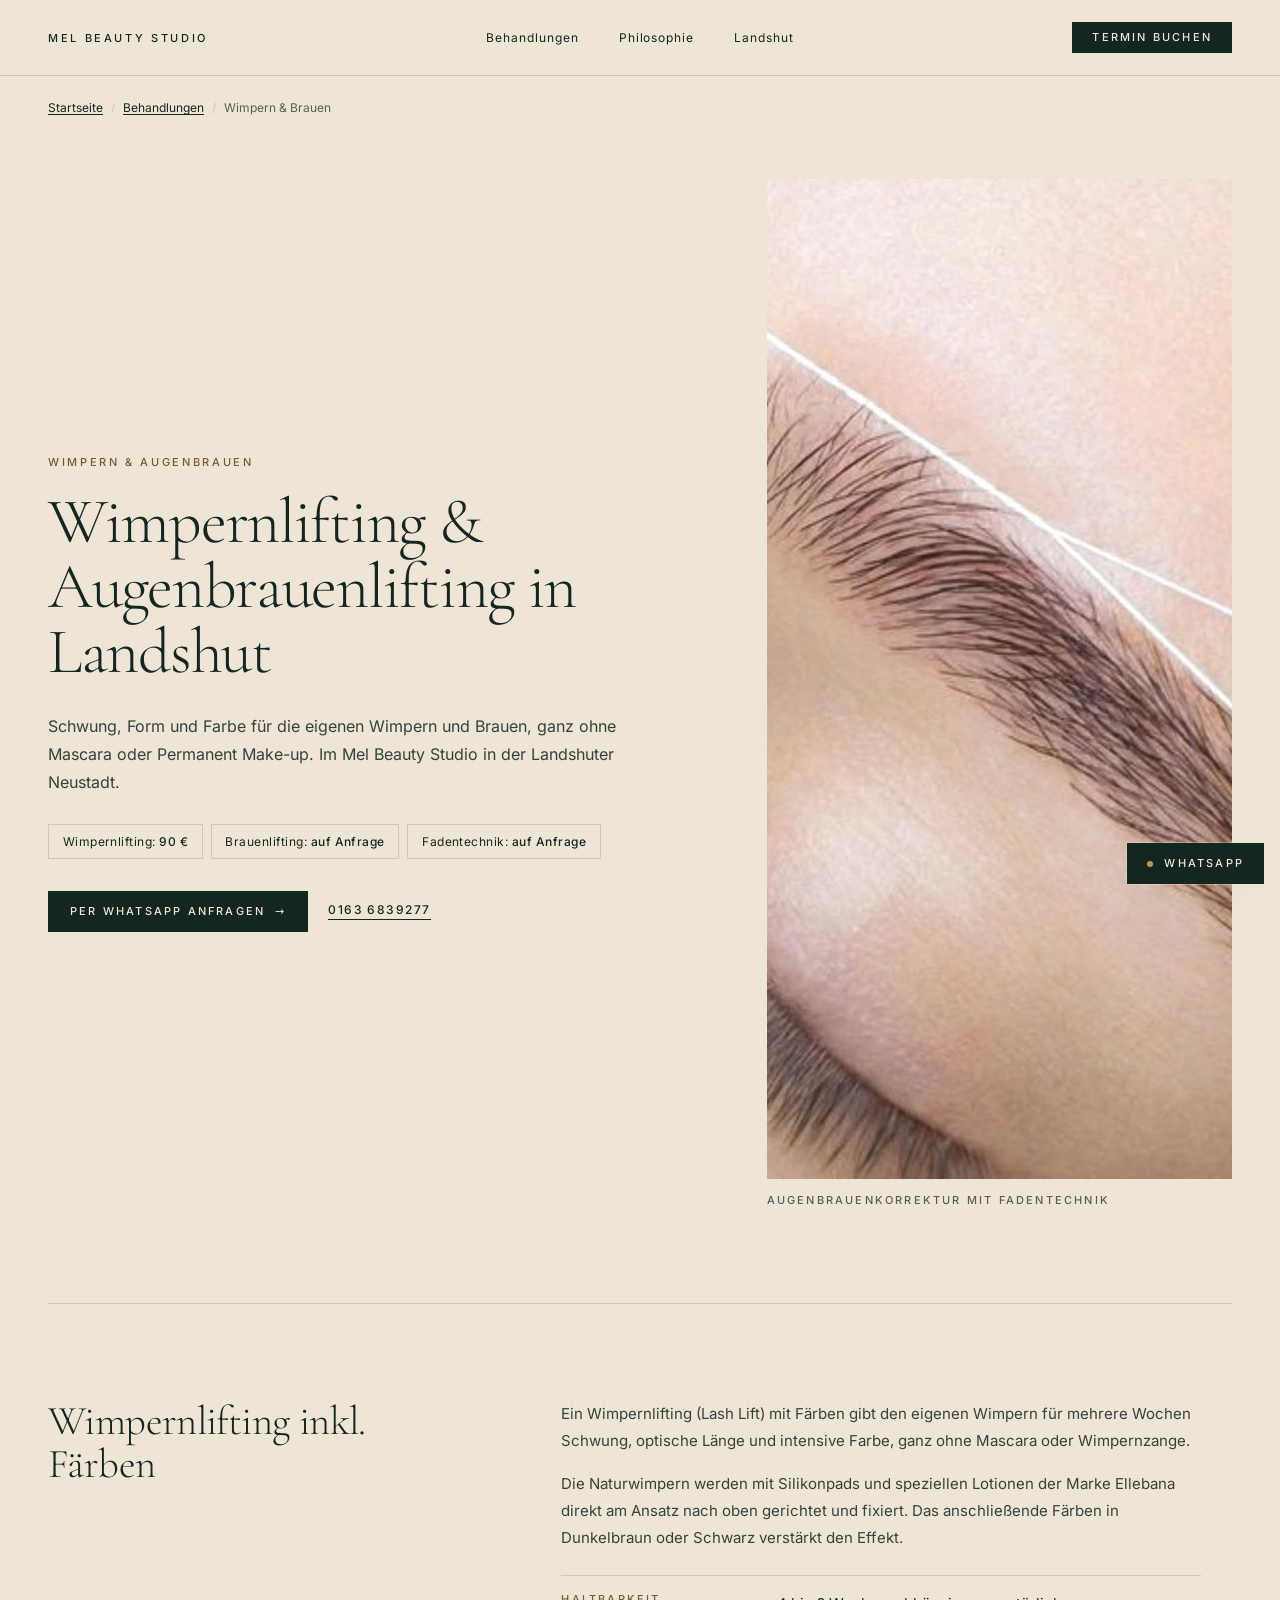
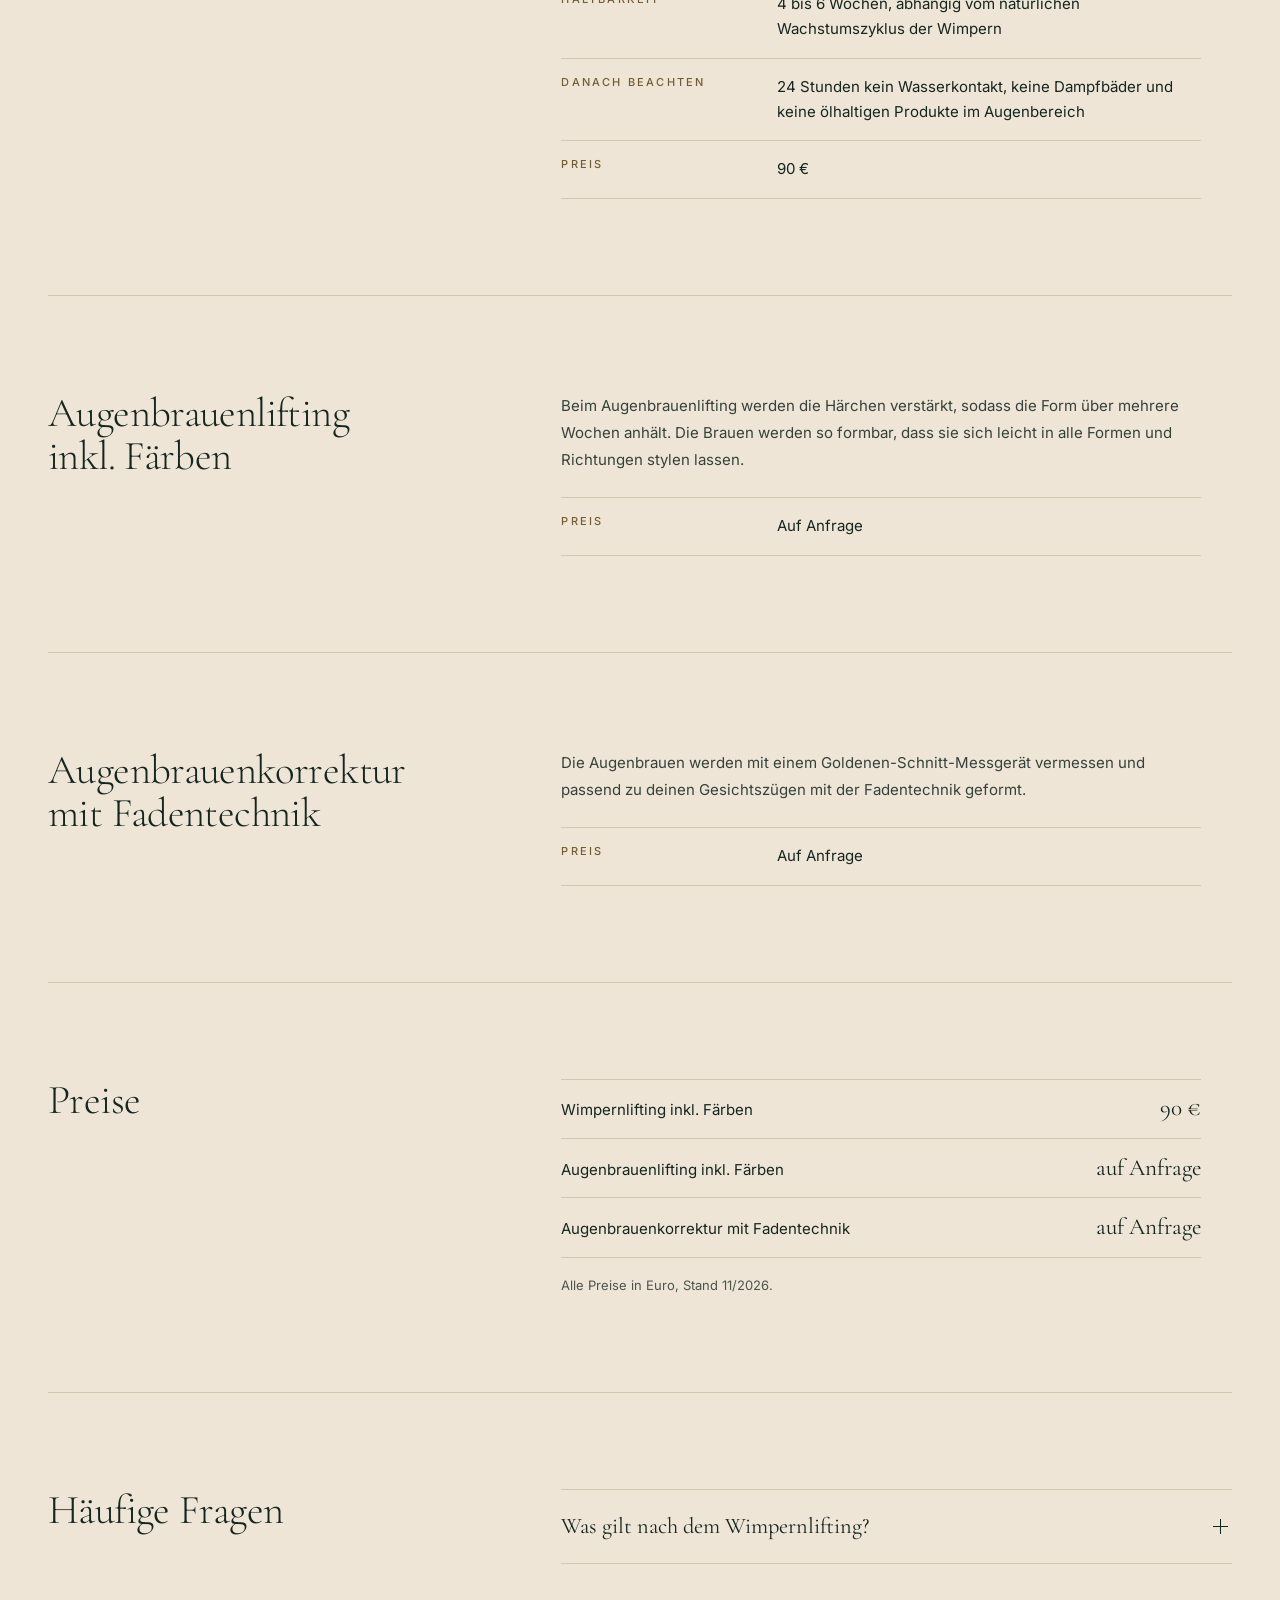
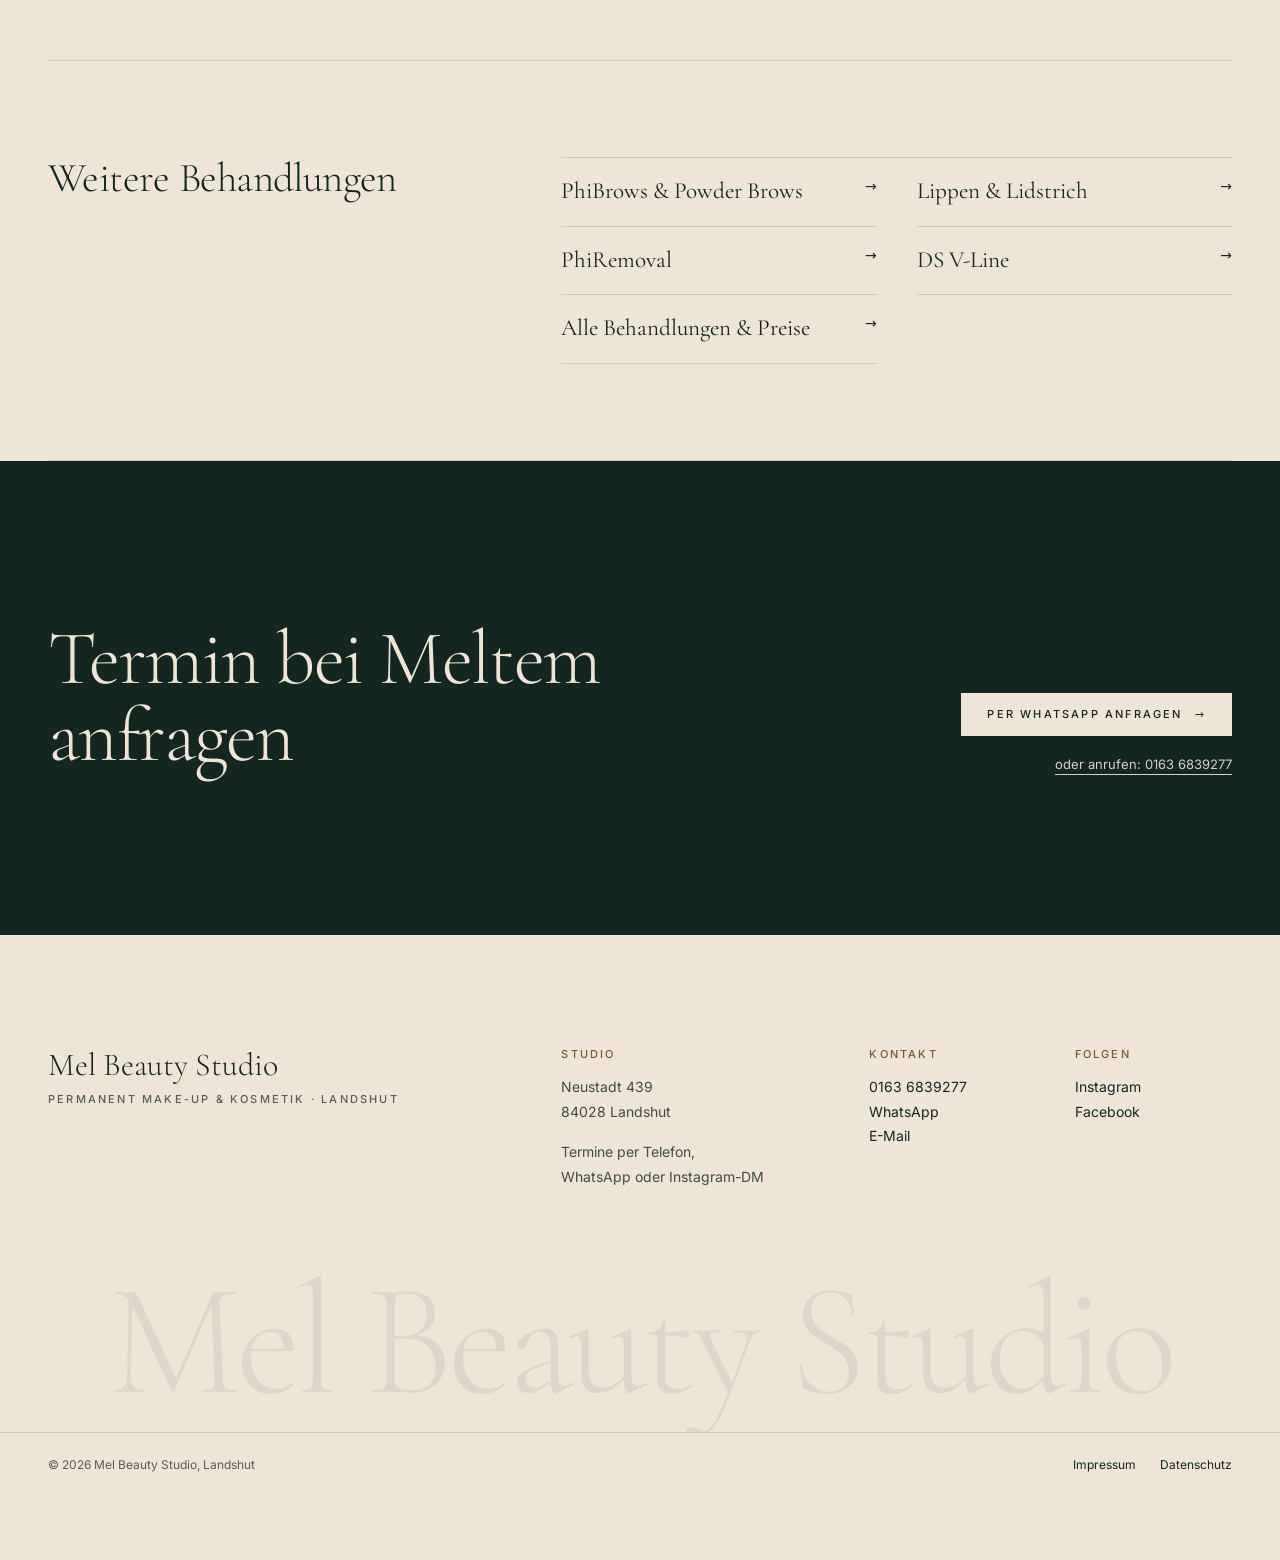
<file: wimpern-brauen.html>
<!doctype html>
<html lang="de">
<head>
<meta charset="utf-8">
<meta name="viewport" content="width=device-width, initial-scale=1, viewport-fit=cover">
<title>Wimpernlifting &amp; Brauenlifting Landshut</title>
<meta name="description" content="Wimpernlifting inkl. Färben (90 €), Augenbrauenlifting und Augenbrauenkorrektur mit Fadentechnik im Mel Beauty Studio in der Landshuter Neustadt.">
<!-- TODO Domain: bei eigener Domain https://mel-beauty-studio.vercel.app ersetzen -->
<link rel="canonical" href="https://mel-beauty-studio.vercel.app/wimpern-brauen.html">
<meta name="robots" content="index, follow, max-image-preview:large">
<meta property="og:type" content="website">
<meta property="og:site_name" content="Mel Beauty Studio">
<meta property="og:locale" content="de_DE">
<meta property="og:url" content="https://mel-beauty-studio.vercel.app/wimpern-brauen.html">
<meta property="og:title" content="Wimpernlifting &amp; Augenbrauenlifting in Landshut">
<meta property="og:description" content="Wimpernlifting inkl. Färben (90 €), Augenbrauenlifting und Augenbrauenkorrektur mit Fadentechnik im Mel Beauty Studio in der Landshuter Neustadt.">
<meta property="og:image" content="https://mel-beauty-studio.vercel.app/images/brauen-fadentechnik.jpg">
<meta property="og:image:alt" content="Augenbrauenkorrektur mit Fadentechnik im Mel Beauty Studio Landshut">
<meta name="twitter:card" content="summary_large_image">
<meta name="theme-color" content="#EFE5D7">
<link rel="icon" href="favicon.ico" sizes="48x48">
<link rel="icon" href="favicon-32.png" type="image/png" sizes="32x32">
<link rel="icon" href="icon-512.png" type="image/png" sizes="512x512">
<link rel="apple-touch-icon" href="apple-touch-icon.png">
<link rel="preload" href="fonts/inter-latin-400-normal.woff2" as="font" type="font/woff2" crossorigin>
<link rel="preload" href="fonts/cormorant-garamond-latin-300-normal.woff2" as="font" type="font/woff2" crossorigin>
<link rel="stylesheet" href="assets/nav-hero.css">
<link rel="stylesheet" href="assets/footer.css">
<link rel="stylesheet" href="assets/whatsapp.css">
<link rel="stylesheet" href="assets/service.css">
<script type="application/ld+json">
{
  "@context": "https://schema.org",
  "@graph": [
    {
      "@type": "Service",
      "@id": "https://mel-beauty-studio.vercel.app/wimpern-brauen.html#service",
      "name": "Wimpernlifting & Augenbrauenlifting in Landshut",
      "url": "https://mel-beauty-studio.vercel.app/wimpern-brauen.html",
      "description": "Wimpernlifting inkl. Färben (90 €), Augenbrauenlifting und Augenbrauenkorrektur mit Fadentechnik im Mel Beauty Studio in der Landshuter Neustadt.",
      "serviceType": "Wimpern & Brauen",
      "provider": {
        "@type": "BeautySalon",
        "@id": "https://mel-beauty-studio.vercel.app/#salon",
        "name": "Mel Beauty Studio",
        "telephone": "+49 163 6839277",
        "address": {
          "@type": "PostalAddress",
          "streetAddress": "Neustadt 439",
          "postalCode": "84028",
          "addressLocality": "Landshut",
          "addressCountry": "DE"
        }
      },
      "areaServed": [
        {
          "@type": "City",
          "name": "Landshut"
        },
        {
          "@type": "City",
          "name": "Ergolding"
        },
        {
          "@type": "City",
          "name": "Altdorf"
        },
        {
          "@type": "City",
          "name": "Essenbach"
        },
        {
          "@type": "City",
          "name": "Kumhausen"
        },
        {
          "@type": "City",
          "name": "Tiefenbach"
        },
        {
          "@type": "City",
          "name": "Vilsbiburg"
        }
      ],
      "image": "https://mel-beauty-studio.vercel.app/images/brauen-fadentechnik.jpg",
      "offers": [
        {
          "@type": "Offer",
          "url": "https://mel-beauty-studio.vercel.app/wimpern-brauen.html",
          "itemOffered": {
            "@type": "Service",
            "name": "Wimpernlifting inkl. Färben",
            "description": "Lash Lift mit Ellebana-Lotionen und Färben in Dunkelbraun oder Schwarz, hält 4 bis 6 Wochen."
          },
          "price": "90",
          "priceCurrency": "EUR"
        },
        {
          "@type": "Offer",
          "url": "https://mel-beauty-studio.vercel.app/wimpern-brauen.html",
          "itemOffered": {
            "@type": "Service",
            "name": "Augenbrauenlifting inkl. Färben",
            "description": "Brauen werden verstärkt und formbar gemacht, die Form hält mehrere Wochen. Preis auf Anfrage."
          }
        },
        {
          "@type": "Offer",
          "url": "https://mel-beauty-studio.vercel.app/wimpern-brauen.html",
          "itemOffered": {
            "@type": "Service",
            "name": "Augenbrauenkorrektur mit Fadentechnik",
            "description": "Vermessung mit dem Goldenen-Schnitt-Messgerät und Formung mit Fadentechnik. Preis auf Anfrage."
          }
        }
      ]
    },
    {
      "@type": "BreadcrumbList",
      "itemListElement": [
        {
          "@type": "ListItem",
          "position": 1,
          "name": "Mel Beauty Studio",
          "item": "https://mel-beauty-studio.vercel.app/"
        },
        {
          "@type": "ListItem",
          "position": 2,
          "name": "Behandlungen",
          "item": "https://mel-beauty-studio.vercel.app/#behandlungen"
        },
        {
          "@type": "ListItem",
          "position": 3,
          "name": "Wimpern & Brauen",
          "item": "https://mel-beauty-studio.vercel.app/wimpern-brauen.html"
        }
      ]
    },
    {
      "@type": "FAQPage",
      "mainEntity": [
        {
          "@type": "Question",
          "name": "Was gilt nach dem Wimpernlifting?",
          "acceptedAnswer": {
            "@type": "Answer",
            "text": "24 Stunden kein Wasserkontakt, keine Dampfbäder und keine ölhaltigen Produkte im Augenbereich. Der Effekt hält 4 bis 6 Wochen."
          }
        }
      ]
    }
  ]
}
</script>
</head>
<body>
<header class="nav-x">
  <div class="nav-x__inner">
    <a href="./" class="nav-x__brand" aria-label="Mel Beauty Studio, zur Startseite">Mel Beauty Studio</a>
    <nav class="nav-x__links" aria-label="Hauptnavigation">
      <a href="./#behandlungen">Behandlungen</a>
      <a href="./#philosophie">Philosophie</a>
      <a href="./#studio">Landshut</a>
    </nav>
    <div class="nav-x__right">
      <a class="nav-x__cta" href="https://wa.me/491636839277?text=Hallo%20Meltem%2C%20ich%20interessiere%20mich%20f%C3%BCr%3A%20Wimpern%20%26%20Brauen.%20Wann%20h%C3%A4ttest%20du%20einen%20Termin%20frei%3F" target="_blank" rel="noopener">Termin buchen</a>
    </div>
  </div>
</header>

<main class="svc">
  <div class="svc__wrap">
    <nav class="svc-crumbs" aria-label="Brotkrumen">
      <ol><li><a href="./">Startseite</a></li><li><a href="./#behandlungen">Behandlungen</a></li><li aria-current="page">Wimpern &amp; Brauen</li></ol>
    </nav>

    <section class="svc-hero">
      <div class="svc-hero__text">
        <p class="svc-eyebrow">Wimpern &amp; Augenbrauen</p>
        <h1 class="svc-h1">Wimpernlifting &amp; Augenbrauenlifting in Landshut</h1>
        <p class="svc-lead">Schwung, Form und Farbe für die eigenen Wimpern und Brauen, ganz ohne Mascara oder Permanent Make-up. Im Mel Beauty Studio in der Landshuter Neustadt.</p>
        <ul class="svc-chips"><li>Wimpernlifting: <b>90 €</b></li><li>Brauenlifting: <b>auf Anfrage</b></li><li>Fadentechnik: <b>auf Anfrage</b></li></ul>
        <div class="svc-actions">
          <a class="svc-btn" href="https://wa.me/491636839277?text=Hallo%20Meltem%2C%20ich%20interessiere%20mich%20f%C3%BCr%3A%20Wimpern%20%26%20Brauen.%20Wann%20h%C3%A4ttest%20du%20einen%20Termin%20frei%3F" target="_blank" rel="noopener">Per WhatsApp anfragen <span aria-hidden="true">→</span></a>
          <a class="svc-link" href="tel:+491636839277">0163 6839277</a>
        </div>
      </div>
      <figure class="svc-figure">
        <img src="images/brauen-fadentechnik.jpg" width="1000" height="1000" alt="Augenbrauenkorrektur mit Fadentechnik im Mel Beauty Studio Landshut" fetchpriority="high">
        <figcaption>Augenbrauenkorrektur mit Fadentechnik</figcaption>
      </figure>
    </section>

    <section class="svc-block">
      <h2 class="svc-h2">Wimpernlifting inkl. Färben</h2>
      <div class="svc-body svc-text"><p>Ein Wimpernlifting (Lash Lift) mit Färben gibt den eigenen Wimpern für mehrere Wochen Schwung, optische Länge und intensive Farbe, ganz ohne Mascara oder Wimpernzange.</p><p>Die Naturwimpern werden mit Silikonpads und speziellen Lotionen der Marke Ellebana direkt am Ansatz nach oben gerichtet und fixiert. Das anschließende Färben in Dunkelbraun oder Schwarz verstärkt den Effekt.</p><dl class="svc-facts"><div><dt>Haltbarkeit</dt><dd>4 bis 6 Wochen, abhängig vom natürlichen Wachstumszyklus der Wimpern</dd></div><div><dt>Danach beachten</dt><dd>24 Stunden kein Wasserkontakt, keine Dampfbäder und keine ölhaltigen Produkte im Augenbereich</dd></div><div><dt>Preis</dt><dd>90 €</dd></div></dl></div>
    </section>
    <section class="svc-block">
      <h2 class="svc-h2">Augenbrauenlifting inkl. Färben</h2>
      <div class="svc-body svc-text"><p>Beim Augenbrauenlifting werden die Härchen verstärkt, sodass die Form über mehrere Wochen anhält. Die Brauen werden so formbar, dass sie sich leicht in alle Formen und Richtungen stylen lassen.</p><dl class="svc-facts"><div><dt>Preis</dt><dd>Auf Anfrage</dd></div></dl></div>
    </section>
    <section class="svc-block">
      <h2 class="svc-h2">Augenbrauenkorrektur mit Fadentechnik</h2>
      <div class="svc-body svc-text"><p>Die Augenbrauen werden mit einem Goldenen-Schnitt-Messgerät vermessen und passend zu deinen Gesichtszügen mit der Fadentechnik geformt.</p><dl class="svc-facts"><div><dt>Preis</dt><dd>Auf Anfrage</dd></div></dl></div>
    </section>
    <section class="svc-block">
      <h2 class="svc-h2">Preise</h2>
      <div class="svc-body"><ul class="svc-prices"><li><span>Wimpernlifting inkl. Färben</span><span>90 €</span></li><li><span>Augenbrauenlifting inkl. Färben</span><span>auf Anfrage</span></li><li><span>Augenbrauenkorrektur mit Fadentechnik</span><span>auf Anfrage</span></li></ul><p class="svc-small">Alle Preise in Euro, Stand 11/2026.</p></div>
    </section>
    <section class="svc-block svc-faq">
      <h2 class="svc-h2">Häufige Fragen</h2>
      <div class="svc-body"><details><summary>Was gilt nach dem Wimpernlifting?</summary><p>24 Stunden kein Wasserkontakt, keine Dampfbäder und keine ölhaltigen Produkte im Augenbereich. Der Effekt hält 4 bis 6 Wochen.</p></details></div>
    </section>
    <section class="svc-block">
      <h2 class="svc-h2">Weitere Behandlungen</h2>
      <div class="svc-body"><ul class="svc-more"><li><a href="phibrows-microblading.html">PhiBrows &amp; Powder Brows <span aria-hidden="true">→</span></a></li><li><a href="permanent-make-up-lippen-lidstrich.html">Lippen &amp; Lidstrich <span aria-hidden="true">→</span></a></li><li><a href="phiremoval.html">PhiRemoval <span aria-hidden="true">→</span></a></li><li><a href="ds-v-line.html">DS V-Line <span aria-hidden="true">→</span></a></li><li><a href="./#behandlungen">Alle Behandlungen &amp; Preise <span aria-hidden="true">→</span></a></li></ul></div>
    </section>
  </div>

  <section class="cta-x" aria-labelledby="cta-title">
    <div class="cta-x__wrap">
      <div class="cta-x__text">
        <h2 id="cta-title" class="cta-x__h2">Termin bei Meltem anfragen</h2>
      </div>
      <div class="cta-x__actions">
        <a class="cta-x__btn" href="https://wa.me/491636839277?text=Hallo%20Meltem%2C%20ich%20interessiere%20mich%20f%C3%BCr%3A%20Wimpern%20%26%20Brauen.%20Wann%20h%C3%A4ttest%20du%20einen%20Termin%20frei%3F" target="_blank" rel="noopener">Per WhatsApp anfragen <span aria-hidden="true">→</span></a>
        <a class="cta-x__link" href="tel:+491636839277">oder anrufen: 0163 6839277</a>
      </div>
    </div>
  </section>
</main>

<!-- ============ FOOTER ============ -->
<footer class="foot-x" data-blob="0 0.3 0.42">
  <div class="foot-x__wrap">
    <div class="foot-x__brand">
      <p class="foot-x__name">Mel Beauty Studio</p>
      <p class="foot-x__tag">Permanent Make-up &amp; Kosmetik · Landshut</p>
    </div>
    <div class="foot-x__col">
      <p class="foot-x__label">Studio</p>
      <p>Neustadt 439<br>84028 Landshut</p>
      <p>Termine per Telefon,<br>WhatsApp oder Instagram-DM</p>
    </div>
    <div class="foot-x__col">
      <p class="foot-x__label">Kontakt</p>
      <p><a href="tel:+491636839277">0163 6839277</a><br>
      <a href="https://wa.me/491636839277" target="_blank" rel="noopener">WhatsApp</a><br>
      <a href="mailto:mel.studio439@gmail.com">E-Mail</a></p>
    </div>
    <div class="foot-x__col">
      <p class="foot-x__label">Folgen</p>
      <p><a href="https://www.instagram.com/melbeautystudio.landshut/" target="_blank" rel="noopener">Instagram</a><br>
      <a href="https://www.facebook.com/melbeautystudio.landshut" target="_blank" rel="noopener">Facebook</a></p>
    </div>
  </div>
  <p class="foot-x__mark" aria-hidden="true">Mel Beauty Studio</p>
  <div class="foot-x__bar">
    <div class="foot-x__barin">
      <span>© 2026 Mel Beauty Studio, Landshut</span>
      <span class="foot-x__legal"><a href="impressum.html">Impressum</a><a href="datenschutz.html">Datenschutz</a></span>
    </div>
  </div>
</footer>

<a class="wa-float" href="https://wa.me/491636839277?text=Hallo%20Meltem%2C%20ich%20interessiere%20mich%20f%C3%BCr%3A%20Wimpern%20%26%20Brauen.%20Wann%20h%C3%A4ttest%20du%20einen%20Termin%20frei%3F" target="_blank" rel="noopener" aria-label="Wimpern &amp; Brauen per WhatsApp anfragen">
  <span class="wa-float__dot" aria-hidden="true"></span><span>WhatsApp</span>
</a>
</body>
</html>
</file>
<file: assets/nav-hero.css>
/* =========================================================
   Mel Beauty Studio · Navigation & Hero (Section-Rebuild, Schritt 1)
   Design-System als Custom Properties, keine Extra-Effekte.
   ========================================================= */

@font-face{font-family:"Cormorant Garamond";src:url(../fonts/cormorant-garamond-latin-300-normal.woff2) format("woff2");font-weight:300;font-style:normal;font-display:swap}
@font-face{font-family:"Cormorant Garamond";src:url(../fonts/cormorant-garamond-latin-300-italic.woff2) format("woff2");font-weight:300;font-style:italic;font-display:swap}
@font-face{font-family:"Cormorant Garamond";src:url(../fonts/cormorant-garamond-latin-400-normal.woff2) format("woff2");font-weight:400;font-style:normal;font-display:swap}
@font-face{font-family:"Cormorant Garamond";src:url(../fonts/cormorant-garamond-latin-400-italic.woff2) format("woff2");font-weight:400;font-style:italic;font-display:swap}
@font-face{font-family:"Inter";src:url(../fonts/inter-latin-300-normal.woff2) format("woff2");font-weight:300;font-display:swap}
@font-face{font-family:"Inter";src:url(../fonts/inter-latin-400-normal.woff2) format("woff2");font-weight:400;font-display:swap}
@font-face{font-family:"Inter";src:url(../fonts/inter-latin-500-normal.woff2) format("woff2");font-weight:500;font-display:swap}

:root{
  --bg-primary:#EFE5D7;        /* Studio-Beige: warmes Creme der Wände bei Mel */
  --bg-secondary:#E7DBCA;      /* Sand: etwas tiefere Fläche für Wechsel zwischen Sektionen */
  --bg-paper:#F7F1E8;          /* Hellstes Beige: Chat-Blasen, Eingabefelder */
  --text-primary:#142620;      /* Tiefes Tannengrün */
  --border-hairline:#D3C6B3;   /* 1px Linien */
  --accent-gold:#B89758;       /* Mattes Messing (Linien, Deko) */
  --accent-gold-text:#755C30;  /* Messing für kleine Schrift: 5,1:1 auf Beige, 4,6:1 auf Sand */
  --font-display:"Cormorant Garamond",Georgia,serif;
  --font-ui:"Inter",system-ui,-apple-system,"Segoe UI",sans-serif;
  --nav-h:76px;
}
body{background:var(--bg-primary)}

/* ---------------- Navigation ---------------- */
.nav-x{position:fixed;inset:0 0 auto 0;z-index:50;height:var(--nav-h);background:var(--bg-primary);border-bottom:1px solid var(--border-hairline);font-family:var(--font-ui);color:var(--text-primary)}
.nav-x__inner{max-width:1400px;height:100%;margin:0 auto;padding:0 1.5rem;display:grid;grid-template-columns:1fr auto;align-items:center;gap:1rem}
.nav-x__brand{font-size:11px;font-weight:500;letter-spacing:.24em;text-transform:uppercase;text-decoration:none;color:var(--text-primary);white-space:nowrap}
.nav-x__links{display:none}
.nav-x__links a{position:relative;font-size:12px;font-weight:400;letter-spacing:.08em;text-decoration:none;color:var(--text-primary);padding:.35rem 0;
  background:linear-gradient(currentColor,currentColor) 100% 100%/0 1px no-repeat;transition:background-size .5s cubic-bezier(.22,1,.36,1)}
.nav-x__links a:hover,.nav-x__links a.is-active{background-size:100% 1px;background-position:0 100%}
.nav-x__right{display:flex;align-items:center;justify-content:flex-end;gap:.5rem}
.nav-x__cta{border-radius:0;padding:10px 20px;background:var(--text-primary);color:var(--bg-primary);font-family:var(--font-ui);font-size:11px;font-weight:500;letter-spacing:.2em;text-transform:uppercase;line-height:1;white-space:nowrap;transition:background-color .3s}
.nav-x__cta:hover{background:#1F3A31}
.nav-x__cta:focus-visible,.nav-x__brand:focus-visible,.nav-x__links a:focus-visible,.hero-x__link:focus-visible{outline:1px solid var(--text-primary);outline-offset:4px}
.nav-x__burger{position:relative;width:36px;height:36px;display:grid;place-items:center}
.nav-x__burger span{position:absolute;left:9px;right:9px;height:1px;background:var(--text-primary);transition:transform .4s cubic-bezier(.22,1,.36,1)}
.nav-x__burger span:first-child{transform:translateY(-3.5px)}
.nav-x__burger span:last-child{transform:translateY(3.5px)}
.nav-x__burger[aria-expanded="true"] span:first-child{transform:rotate(45deg)}
.nav-x__burger[aria-expanded="true"] span:last-child{transform:rotate(-45deg)}
.mnav{background:var(--bg-primary)}
.mnav nav a{color:var(--text-primary)!important;font-family:var(--font-display)!important;font-weight:300!important;border-color:var(--border-hairline)!important}

/* Schmale Handys: Brand und Button etwas kompakter, damit alles in eine Zeile passt */
@media (max-width:639px){
  .nav-x__brand{font-size:10px;letter-spacing:.18em}
  .nav-x__cta{padding:10px 14px;font-size:10px;letter-spacing:.14em}
}
@media (min-width:768px){
  .nav-x__inner{padding:0 3rem;grid-template-columns:1fr auto 1fr}
  .nav-x__links{display:flex;gap:2.5rem;justify-content:center}
  .nav-x__burger{display:none}
}

/* ---------------- Hero ---------------- */
.hero-x{position:relative;background:var(--bg-primary);color:var(--text-primary);font-family:var(--font-ui)}
.hero-x__wrap{max-width:1400px;margin:0 auto;padding:7rem 1.5rem 5rem}
.hero-x__eyebrow{margin:0 0 1.5rem;font-size:11px;font-weight:500;letter-spacing:.24em;text-transform:uppercase;color:var(--accent-gold-text)}
.hero-x__title{margin:0;font-family:var(--font-display);font-weight:300;font-size:clamp(3rem,5.5vw,5.4rem);line-height:.98;letter-spacing:-.02em;color:var(--text-primary);text-wrap:balance}
.hero-x__title em{font-style:italic;font-weight:300;color:inherit}
.hero-x__rule{display:block;width:4rem;height:1px;margin:2rem 0;background:var(--border-hairline)}
.hero-x__sub{max-width:28rem;margin:0;font-size:15px;font-weight:400;line-height:1.75;color:rgba(20,38,32,.8)}
.hero-x__link{display:inline-block;margin-top:2rem;padding-bottom:4px;font-size:12px;font-weight:500;letter-spacing:.12em;text-transform:uppercase;text-decoration:none;color:var(--text-primary);
  background:linear-gradient(currentColor,currentColor) 0 100%/100% 1px no-repeat;transition:background-size .6s cubic-bezier(.22,1,.36,1)}
.hero-x__link:hover{background-size:0 1px;background-position:100% 100%}

.hero-x__media{position:relative;margin-top:3.5rem}
.hero-x__main{position:relative;margin:0 0 0 auto;width:100%;aspect-ratio:3/4;overflow:hidden;border-radius:0;background:var(--border-hairline)}
.hero-x__main img,.hero-x__detail img{display:block;width:100%;height:100%;object-fit:cover;object-position:center}
.hero-x__detail{position:relative;z-index:10;margin:-6rem 0 0;width:10rem;aspect-ratio:1;overflow:hidden;border-radius:0;border:8px solid var(--bg-primary);background:var(--border-hairline)}

@media (min-width:768px){
  .hero-x__wrap{padding:9rem 3rem 5rem}
  .hero-x__main{width:85%}
  .hero-x__detail{width:12rem}
}
@media (min-width:1024px){
  .hero-x__wrap{display:grid;grid-template-columns:repeat(12,minmax(0,1fr));column-gap:3rem;align-items:end}
  .hero-x__text{grid-column:span 6 / span 6;padding-bottom:1rem}
  .hero-x__media{grid-column:span 6 / span 6;margin-top:0}
}
/* Handy: Detailbild kleiner, Hauptbild nicht zu hoch */
@media (max-width:767px){
  .hero-x__main{width:88%}
  .hero-x__detail{width:8.5rem;margin-top:-4.5rem;border-width:6px}
}
</file>
<file: assets/footer.css>
/* =========================================================
   Mel Beauty Studio · Abschluss & Footer
   (Section-Rebuild, Schritt 8) – nutzt das Design-System aus nav-hero.css
   ========================================================= */

/* ---------------- Abschluss: dunkelgrüne Fläche ---------------- */
.cta-x{position:relative;z-index:1;background:var(--text-primary);color:var(--bg-primary);font-family:var(--font-ui)}
.cta-x ::selection{background:var(--accent-gold);color:var(--text-primary)}
.cta-x__wrap{max-width:1400px;margin:0 auto;padding:6rem 1.5rem;display:grid;gap:2.5rem}
.cta-x__eyebrow{margin:0 0 1.25rem;font-size:11px;font-weight:500;letter-spacing:.24em;text-transform:uppercase;color:var(--accent-gold)}
.cta-x__h2{margin:0;font-family:var(--font-display);font-weight:300;font-size:clamp(2.6rem,6vw,5.4rem);line-height:1;letter-spacing:-.02em;color:var(--bg-primary)}
.cta-x__h2 em{font-style:italic;font-weight:300;color:var(--accent-gold)}
.cta-x__actions{display:flex;flex-direction:column;align-items:flex-start;gap:1.25rem}
.cta-x__btn{display:inline-flex;align-items:center;gap:.75rem;padding:16px 26px;border:0;border-radius:0;background:var(--bg-primary);color:var(--text-primary);font-family:var(--font-ui);font-size:11px;font-weight:500;letter-spacing:.2em;text-transform:uppercase;line-height:1;cursor:pointer;transition:background-color .3s}
.cta-x__btn:hover{background:var(--bg-secondary)}
.cta-x__btn:focus-visible,.cta-x__link:focus-visible{outline:1px solid var(--bg-primary);outline-offset:4px}
.cta-x__link{padding-bottom:3px;font-size:13px;color:rgba(244,241,234,.85);text-decoration:none;background:linear-gradient(currentColor,currentColor) 0 100%/100% 1px no-repeat;transition:background-size .6s cubic-bezier(.22,1,.36,1)}
.cta-x__link:hover{background-size:0 1px;background-position:100% 100%}

/* ---------------- Footer ---------------- */
.foot-x{position:relative;z-index:1;background:var(--bg-primary);color:var(--text-primary);font-family:var(--font-ui)}
.foot-x__wrap{max-width:1400px;margin:0 auto;padding:5rem 1.5rem 3rem;display:grid;gap:2.5rem}
.foot-x__name{margin:0;font-family:var(--font-display);font-weight:300;font-size:2rem;line-height:1.1;color:var(--text-primary)}
.foot-x__tag{margin:.6rem 0 0;font-size:11px;font-weight:500;letter-spacing:.2em;text-transform:uppercase;color:rgba(20,38,32,.7)}
.foot-x__label{margin:0 0 .9rem;font-size:11px;font-weight:500;letter-spacing:.2em;text-transform:uppercase;color:var(--accent-gold-text)}
.foot-x__col p:not(.foot-x__label){margin:0 0 1rem;font-size:14px;line-height:1.75;color:rgba(20,38,32,.8)}
.foot-x a{color:var(--text-primary);text-decoration:none;background:linear-gradient(currentColor,currentColor) 0 100%/0 1px no-repeat;transition:background-size .5s cubic-bezier(.22,1,.36,1)}
.foot-x a:hover{background-size:100% 1px}
.foot-x a:focus-visible{outline:1px solid var(--text-primary);outline-offset:3px}

/* Große, ruhige Wortmarke */
.foot-x__mark{margin:0;padding:0 1rem .12em;font-family:var(--font-display);font-weight:300;font-size:clamp(3rem,12.5vw,12.5rem);line-height:.9;letter-spacing:-.03em;text-align:center;white-space:nowrap;overflow:hidden;color:var(--text-primary);opacity:.07;user-select:none}

.foot-x__bar{border-top:1px solid var(--border-hairline)}
.foot-x__barin{max-width:1400px;margin:0 auto;padding:1.5rem 1.5rem 5.5rem;display:flex;flex-wrap:wrap;justify-content:space-between;gap:1rem;font-size:12px;color:rgba(20,38,32,.7)}
.foot-x__legal{display:flex;gap:1.5rem}

@media (min-width:640px){.foot-x__wrap{grid-template-columns:1fr 1fr}.foot-x__brand{grid-column:1 / -1}}
@media (min-width:768px){
  .cta-x__wrap{padding:8rem 3rem}
  .foot-x__wrap{padding:6rem 3rem 3rem}
  .foot-x__barin{padding:1.5rem 3rem 5.5rem}
}
@media (min-width:1024px){
  .cta-x__wrap{grid-template-columns:repeat(12,minmax(0,1fr));column-gap:3rem;align-items:end;padding:10rem 3rem}
  .cta-x__text{grid-column:1 / span 8}
  .cta-x__actions{grid-column:9 / span 4;align-items:flex-end}
  .foot-x__wrap{grid-template-columns:repeat(12,minmax(0,1fr));column-gap:3rem;padding:7rem 3rem 4rem}
  .foot-x__brand{grid-column:1 / span 5}
  .foot-x__col:nth-of-type(2){grid-column:6 / span 3}
  .foot-x__col:nth-of-type(3){grid-column:9 / span 2}
  .foot-x__col:nth-of-type(4){grid-column:11 / span 2}
}
</file>
<file: assets/legal.css>
/* =========================================================
   Mel Beauty Studio · Impressum & Datenschutz
   Eigenständige Unterseiten im Design-System aus nav-hero.css
   ========================================================= */

*,*::before,*::after{box-sizing:border-box}
body{margin:0;color:var(--text-primary);font-family:var(--font-ui);-webkit-font-smoothing:antialiased}

/* Kopfzeile: Marke + Rückweg */
.legal-top{border-bottom:1px solid var(--border-hairline)}
.legal-top__in{max-width:1400px;height:var(--nav-h);margin:0 auto;padding:0 1.5rem;display:flex;align-items:center;justify-content:space-between;gap:1rem}
.legal-top__brand{font-size:11px;font-weight:500;letter-spacing:.24em;text-transform:uppercase;color:var(--text-primary);text-decoration:none}
.legal-top__back{display:inline-block;padding:12px 18px;background:var(--text-primary);color:var(--bg-primary);font-size:11px;font-weight:500;letter-spacing:.2em;text-transform:uppercase;line-height:1;text-decoration:none;white-space:nowrap}
.legal-top__back:hover{background:#24392F}
.legal-top a:focus-visible{outline:1px solid var(--text-primary);outline-offset:3px}

/* Inhalt */
.legal{max-width:1400px;margin:0 auto;padding:4.5rem 1.5rem 6rem}
.legal__eyebrow{margin:0 0 1.25rem;font-size:11px;font-weight:500;letter-spacing:.24em;text-transform:uppercase;color:var(--accent-gold-text)}
.legal__h1{margin:0;font-family:var(--font-display);font-weight:300;font-size:clamp(2.6rem,5vw,4.4rem);line-height:1;letter-spacing:-.02em}
.legal__body{max-width:44rem;margin-top:3.5rem}
.legal__body h2{margin:3rem 0 0;padding-top:1.5rem;border-top:1px solid var(--border-hairline);font-family:var(--font-display);font-weight:400;font-size:1.65rem;line-height:1.2}
.legal__body h2:first-child{margin-top:0}
.legal__body h3{margin:1.75rem 0 0;font-size:12px;font-weight:500;letter-spacing:.16em;text-transform:uppercase}
.legal__body p,.legal__body li{font-size:15px;line-height:1.75;color:rgba(20,38,32,.85)}
.legal__body p{margin:.75rem 0 0}
.legal__body ul{margin:.75rem 0 0;padding-left:1.1rem}
.legal__body a{color:var(--text-primary);text-underline-offset:3px;text-decoration-thickness:1px}
.legal__body a:focus-visible{outline:1px solid var(--text-primary);outline-offset:3px}
.legal__stand{margin-top:3rem!important;font-size:13px!important;color:rgba(20,38,32,.7)!important}

/* Platzhalter: deutlich sichtbar, bis Mel die Angabe bestätigt */
.todo{padding:.1rem .4rem;background:#F3E3B8;color:#5A4410;font-weight:500}

@media (min-width:768px){.legal-top__in{padding:0 3rem}.legal{padding:6rem 3rem 8rem}}
@media (min-width:1024px){
  .legal{display:grid;grid-template-columns:repeat(12,minmax(0,1fr));column-gap:3rem;padding:8rem 3rem 10rem}
  .legal__head{grid-column:1 / span 4;align-self:start;position:sticky;top:3rem}
  .legal__body{grid-column:6 / span 7;margin-top:0}
}
</file>
<file: assets/whatsapp.css>
/* =========================================================
   Mel Beauty Studio · WhatsApp-Kontakt
   Ersetzt den Chat-Assistenten: ein schlichter Knopf unten rechts,
   „Termin buchen“ und „Anfragen“ öffnen WhatsApp mit vorformulierter Nachricht.
   ========================================================= */

.wa-float{position:fixed;right:max(1rem,env(safe-area-inset-right));bottom:max(1rem,env(safe-area-inset-bottom));z-index:80;
  display:inline-flex;align-items:center;gap:.7rem;padding:15px 20px;background:var(--text-primary);color:var(--bg-primary);
  font-family:var(--font-ui);font-size:11px;font-weight:500;letter-spacing:.2em;text-transform:uppercase;line-height:1;text-decoration:none;
  box-shadow:0 0 0 1px rgba(239,229,215,.35),0 18px 40px -20px rgba(20,38,32,.55);transition:background-color .3s,transform .6s cubic-bezier(.22,1,.36,1),opacity .6s}
.wa-float:hover{background:#24392F}
.wa-float:focus-visible{outline:1px solid var(--text-primary);outline-offset:3px}
.wa-float__dot{width:6px;height:6px;border-radius:50%;background:var(--accent-gold)}
.wa-float.is-away{transform:translateY(140%);opacity:0;pointer-events:none}

/* Links, die vorher Buttons waren */
a.nav-x__cta,a.cta-x__btn{text-decoration:none}
a.nav-x__cta{display:inline-block}
.menu-x a.pick{display:inline-block;text-align:center;text-decoration:none;text-transform:uppercase;line-height:1.2}
.faq-x__lead a{color:var(--text-primary);text-underline-offset:3px;text-decoration-thickness:1px}

@media (prefers-reduced-motion:reduce){.wa-float{transition:none}}
</file>
<file: assets/service.css>
/* =========================================================
   Mel Beauty Studio · Behandlungs-Unterseiten
   Ruhiges Editorial-Layout im Design-System aus nav-hero.css
   ========================================================= */

*,*::before,*::after{box-sizing:border-box}
body{margin:0;color:var(--text-primary);font-family:var(--font-ui);-webkit-font-smoothing:antialiased}
img{max-width:100%}
.svc a:focus-visible,.svc summary:focus-visible{outline:1px solid var(--text-primary);outline-offset:3px}

.svc{padding-top:var(--nav-h)}
.svc__wrap{max-width:1400px;margin:0 auto;padding:0 1.5rem}

/* Brotkrumen */
.svc-crumbs{padding:1.5rem 0 0}
.svc-crumbs ol{display:flex;flex-wrap:wrap;gap:.5rem;margin:0;padding:0;list-style:none;font-size:12px;color:rgba(20,38,32,.7)}
.svc-crumbs li + li::before{content:"/";margin-right:.5rem;color:var(--border-hairline)}
.svc-crumbs a{color:var(--text-primary);text-decoration:none;background:linear-gradient(currentColor,currentColor) 0 100%/100% 1px no-repeat}

/* Kopf */
.svc-hero{display:grid;gap:2.5rem;padding:3rem 0 4rem;border-bottom:1px solid var(--border-hairline)}
.svc-eyebrow{margin:0 0 1.25rem;font-size:11px;font-weight:500;letter-spacing:.24em;text-transform:uppercase;color:var(--accent-gold-text)}
.svc-h1{margin:0;font-family:var(--font-display);font-weight:300;font-size:clamp(2.6rem,5vw,4.6rem);line-height:1.02;letter-spacing:-.02em}
.svc-lead{max-width:36rem;margin:1.75rem 0 0;font-size:16px;line-height:1.75;color:rgba(20,38,32,.85)}
.svc-chips{display:flex;flex-wrap:wrap;gap:.5rem;margin:1.75rem 0 0;padding:0;list-style:none}
.svc-chips li{padding:.55rem .85rem;border:1px solid var(--border-hairline);font-size:12px;letter-spacing:.04em}
.svc-chips b{font-weight:500}
.svc-actions{display:flex;flex-wrap:wrap;align-items:center;gap:1.25rem;margin-top:2rem}
.svc-btn{display:inline-flex;align-items:center;gap:.6rem;padding:15px 22px;background:var(--text-primary);color:var(--bg-primary);font-size:11px;font-weight:500;letter-spacing:.2em;text-transform:uppercase;line-height:1;text-decoration:none;transition:background-color .3s}
.svc-btn:hover{background:#24392F}
.svc-link{padding-bottom:3px;font-size:12px;font-weight:500;letter-spacing:.12em;text-transform:uppercase;color:var(--text-primary);text-decoration:none;background:linear-gradient(currentColor,currentColor) 0 100%/100% 1px no-repeat}
.svc-figure{margin:0}
.svc-figure img{display:block;width:100%;aspect-ratio:1;object-fit:cover;background:var(--border-hairline)}
.svc-figure figcaption{margin-top:.9rem;font-size:11px;font-weight:500;letter-spacing:.2em;text-transform:uppercase;color:rgba(20,38,32,.7)}

/* Inhaltsblöcke */
.svc-block{display:grid;gap:1.5rem;padding:4rem 0;border-bottom:1px solid var(--border-hairline)}
.svc-h2{margin:0;font-family:var(--font-display);font-weight:300;font-size:clamp(2rem,3.2vw,2.9rem);line-height:1.05;letter-spacing:-.015em}
.svc-text p{max-width:40rem;margin:0 0 1rem;font-size:15px;line-height:1.8;color:rgba(20,38,32,.85)}
.svc-text ul{max-width:40rem;margin:0 0 1rem;padding-left:1.1rem}
.svc-text li{font-size:15px;line-height:1.8;color:rgba(20,38,32,.85)}
.svc-facts{display:grid;gap:0;margin:1.5rem 0 0;max-width:40rem;border-top:1px solid var(--border-hairline)}
.svc-facts > div{display:grid;gap:.35rem;padding:1rem 0;border-bottom:1px solid var(--border-hairline)}
.svc-facts dt{font-size:11px;font-weight:500;letter-spacing:.2em;text-transform:uppercase;color:var(--accent-gold-text)}
.svc-facts dd{margin:0;font-size:15px;line-height:1.65}
.svc-note{max-width:40rem;margin:1.5rem 0 0;padding:.2rem 0 .2rem 1.4rem;border-left:1px solid var(--accent-gold)}
.svc-note p{margin:.5rem 0 0;font-size:14px;line-height:1.75;color:rgba(20,38,32,.8)}
.svc-note .svc-label{margin:0}
.svc-label{margin:0 0 .75rem;font-size:11px;font-weight:500;letter-spacing:.2em;text-transform:uppercase;color:var(--accent-gold-text)}

/* Preise */
.svc-prices{max-width:40rem;margin:0;padding:0;list-style:none;border-top:1px solid var(--border-hairline)}
.svc-prices li{display:flex;justify-content:space-between;align-items:baseline;gap:1.5rem;padding:1.1rem 0;border-bottom:1px solid var(--border-hairline);font-size:15px}
.svc-prices span:last-child{flex:none;font-family:var(--font-display);font-size:1.45rem;line-height:1}
.svc-small{max-width:40rem;margin:1rem 0 0;font-size:13px;line-height:1.7;color:rgba(20,38,32,.75)}

/* Ablauf */
.svc-steps{display:grid;gap:0;margin:0;padding:0;list-style:none;border-top:1px solid var(--border-hairline)}
.svc-steps li{padding:1.4rem 0;border-bottom:1px solid var(--border-hairline)}
.svc-steps b{display:block;font-family:var(--font-display);font-weight:400;font-size:1.5rem;line-height:1.1}
.svc-steps span{display:block;margin-top:.4rem;font-size:14px;line-height:1.7;color:rgba(20,38,32,.8)}

/* FAQ */
.svc-faq details{max-width:44rem;border-bottom:1px solid var(--border-hairline)}
.svc-faq details:first-of-type{border-top:1px solid var(--border-hairline)}
.svc-faq summary{position:relative;list-style:none;cursor:pointer;padding:1.4rem 3rem 1.4rem 0;font-family:var(--font-display);font-size:1.4rem;line-height:1.25}
.svc-faq summary::-webkit-details-marker{display:none}
.svc-faq summary::before,.svc-faq summary::after{content:"";position:absolute;right:.25rem;top:50%;width:15px;height:1px;background:var(--text-primary);transition:transform .4s}
.svc-faq summary::after{transform:rotate(90deg)}
.svc-faq details[open] summary::after{transform:rotate(0)}
.svc-faq details p{margin:0;padding:0 0 1.5rem;max-width:40rem;font-size:15px;line-height:1.75;color:rgba(20,38,32,.85)}

/* Weitere Behandlungen */
.svc-more{display:grid;gap:0;margin:0;padding:0;list-style:none;border-top:1px solid var(--border-hairline)}
.svc-more a{display:flex;justify-content:space-between;gap:1rem;padding:1.25rem 0;border-bottom:1px solid var(--border-hairline);color:var(--text-primary);text-decoration:none;font-family:var(--font-display);font-size:1.45rem;line-height:1.2}
.svc-more a span{font-family:var(--font-ui);font-size:14px}
.svc-more a:hover{opacity:.7}

@media (min-width:640px){
  .svc-facts > div{grid-template-columns:12rem 1fr;gap:1.5rem}
  .svc-steps{grid-template-columns:1fr 1fr;column-gap:2.5rem}
  .svc-more{grid-template-columns:1fr 1fr;column-gap:2.5rem}
}
@media (min-width:768px){.svc__wrap{padding:0 3rem}}
@media (min-width:1024px){
  .svc-hero{grid-template-columns:repeat(12,minmax(0,1fr));column-gap:3rem;align-items:center;padding:4rem 0 6rem}
  .svc-hero__text{grid-column:1 / span 6}
  .svc-figure{grid-column:8 / span 5}
  .svc-block{grid-template-columns:repeat(12,minmax(0,1fr));column-gap:3rem;padding:6rem 0}
  .svc-block > .svc-h2{grid-column:1 / span 4;align-self:start;position:sticky;top:calc(var(--nav-h) + 2rem)}
  .svc-block > .svc-body{grid-column:6 / span 7}
  .svc-steps{grid-template-columns:repeat(4,1fr);column-gap:2rem}
}
</file>
